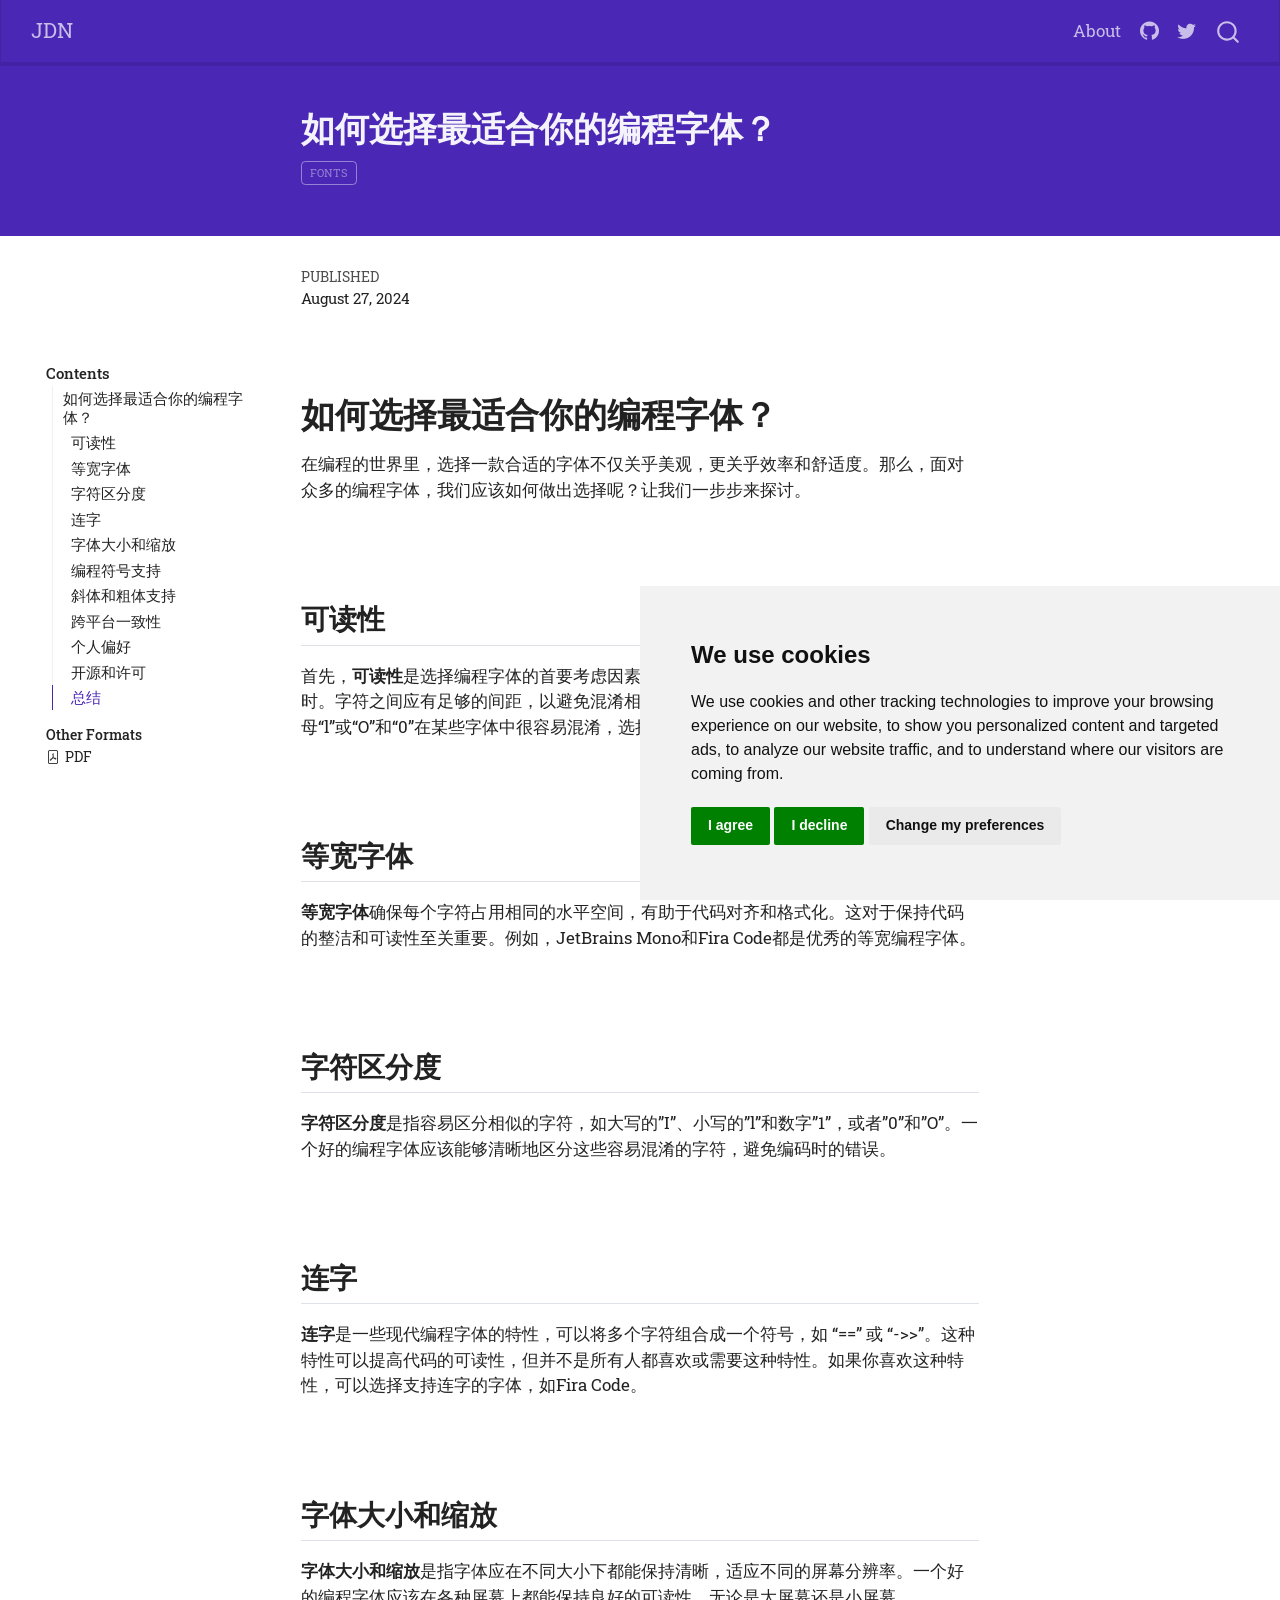
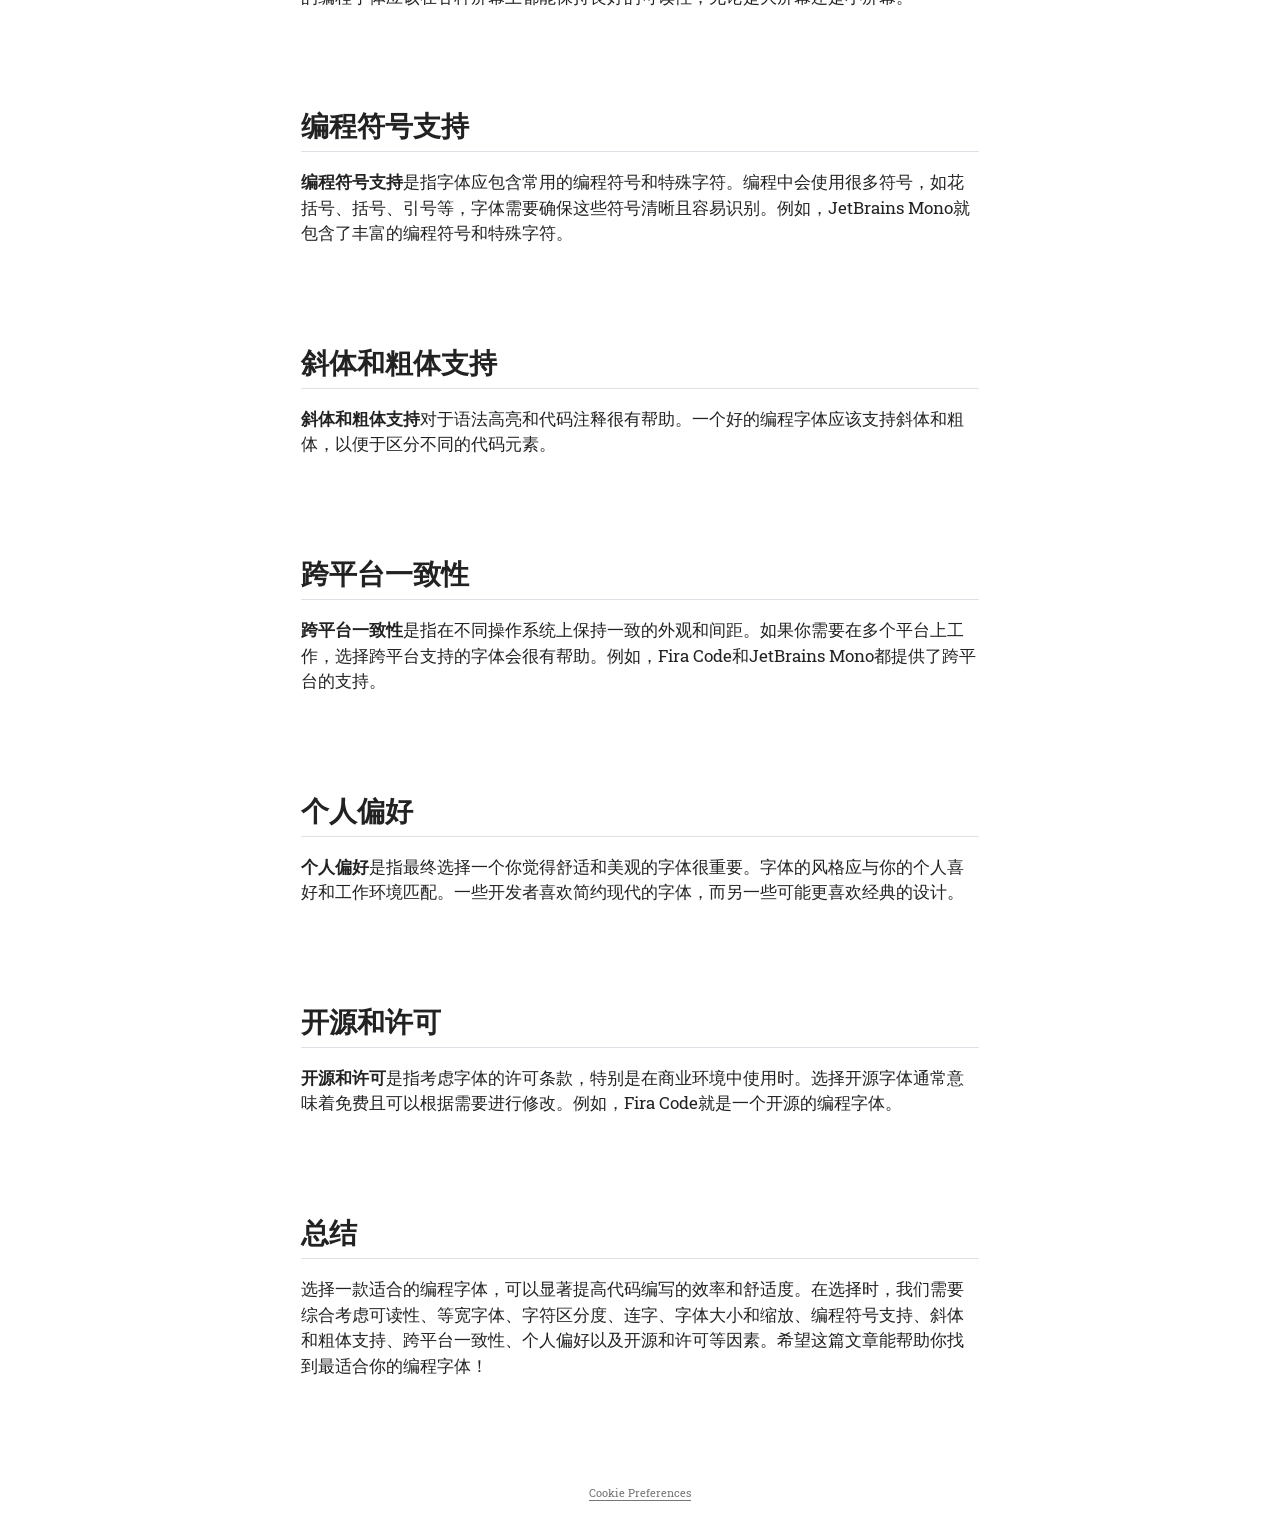
<file: posts/choosing-programming-fonts/index.html>
<!DOCTYPE html>
<html xmlns="http://www.w3.org/1999/xhtml" lang="en" xml:lang="en"><head>

<meta charset="utf-8">
<meta name="generator" content="quarto-1.5.56">

<meta name="viewport" content="width=device-width, initial-scale=1.0, user-scalable=yes">

<meta name="dcterms.date" content="2024-08-27">

<title>如何选择最适合你的编程字体？ – JDN</title>
<style>
code{white-space: pre-wrap;}
span.smallcaps{font-variant: small-caps;}
div.columns{display: flex; gap: min(4vw, 1.5em);}
div.column{flex: auto; overflow-x: auto;}
div.hanging-indent{margin-left: 1.5em; text-indent: -1.5em;}
ul.task-list{list-style: none;}
ul.task-list li input[type="checkbox"] {
  width: 0.8em;
  margin: 0 0.8em 0.2em -1em; /* quarto-specific, see https://github.com/quarto-dev/quarto-cli/issues/4556 */ 
  vertical-align: middle;
}
</style>


<script src="../../site_libs/quarto-nav/quarto-nav.js"></script>
<script src="../../site_libs/quarto-nav/headroom.min.js"></script>
<script src="../../site_libs/clipboard/clipboard.min.js"></script>
<script src="../../site_libs/quarto-search/autocomplete.umd.js"></script>
<script src="../../site_libs/quarto-search/fuse.min.js"></script>
<script src="../../site_libs/quarto-search/quarto-search.js"></script>
<meta name="quarto:offset" content="../../">
<script src="../../site_libs/cookie-consent/cookie-consent.js"></script>
<link href="../../site_libs/cookie-consent/cookie-consent.css" rel="stylesheet">
<script src="../../site_libs/quarto-html/quarto.js"></script>
<script src="../../site_libs/quarto-html/popper.min.js"></script>
<script src="../../site_libs/quarto-html/tippy.umd.min.js"></script>
<script src="../../site_libs/quarto-html/anchor.min.js"></script>
<link href="../../site_libs/quarto-html/tippy.css" rel="stylesheet">
<link href="../../site_libs/quarto-html/quarto-syntax-highlighting.css" rel="stylesheet" id="quarto-text-highlighting-styles">
<script src="../../site_libs/bootstrap/bootstrap.min.js"></script>
<link href="../../site_libs/bootstrap/bootstrap-icons.css" rel="stylesheet">
<link href="../../site_libs/bootstrap/bootstrap.min.css" rel="stylesheet" id="quarto-bootstrap" data-mode="light">
<script id="quarto-search-options" type="application/json">{
  "location": "navbar",
  "copy-button": false,
  "collapse-after": 3,
  "panel-placement": "end",
  "type": "overlay",
  "limit": 50,
  "keyboard-shortcut": [
    "f",
    "/",
    "s"
  ],
  "show-item-context": false,
  "language": {
    "search-no-results-text": "No results",
    "search-matching-documents-text": "matching documents",
    "search-copy-link-title": "Copy link to search",
    "search-hide-matches-text": "Hide additional matches",
    "search-more-match-text": "more match in this document",
    "search-more-matches-text": "more matches in this document",
    "search-clear-button-title": "Clear",
    "search-text-placeholder": "",
    "search-detached-cancel-button-title": "Cancel",
    "search-submit-button-title": "Submit",
    "search-label": "Search"
  }
}</script>

<script type="text/javascript" charset="UTF-8">
document.addEventListener('DOMContentLoaded', function () {
cookieconsent.run({
  "notice_banner_type":"simple",
  "consent_type":"express",
  "palette":"light",
  "language":"en",
  "page_load_consent_levels":["strictly-necessary"],
  "notice_banner_reject_button_hide":false,
  "preferences_center_close_button_hide":false,
  "website_name":""
  ,
"language":"en"
  });
});
</script> 
  


</head>

<body class="floating nav-fixed">

<div id="quarto-search-results"></div>
  <header id="quarto-header" class="headroom fixed-top quarto-banner">
    <nav class="navbar navbar-expand-lg " data-bs-theme="dark">
      <div class="navbar-container container-fluid">
      <div class="navbar-brand-container mx-auto">
    <a class="navbar-brand" href="../../index.html">
    <span class="navbar-title">JDN</span>
    </a>
  </div>
            <div id="quarto-search" class="" title="Search"></div>
          <button class="navbar-toggler" type="button" data-bs-toggle="collapse" data-bs-target="#navbarCollapse" aria-controls="navbarCollapse" role="menu" aria-expanded="false" aria-label="Toggle navigation" onclick="if (window.quartoToggleHeadroom) { window.quartoToggleHeadroom(); }">
  <span class="navbar-toggler-icon"></span>
</button>
          <div class="collapse navbar-collapse" id="navbarCollapse">
            <ul class="navbar-nav navbar-nav-scroll ms-auto">
  <li class="nav-item">
    <a class="nav-link" href="../../about.html"> 
<span class="menu-text">About</span></a>
  </li>  
  <li class="nav-item compact">
    <a class="nav-link" href="https://github.com/"> <i class="bi bi-github" role="img">
</i> 
<span class="menu-text"></span></a>
  </li>  
  <li class="nav-item compact">
    <a class="nav-link" href="https://twitter.com"> <i class="bi bi-twitter" role="img">
</i> 
<span class="menu-text"></span></a>
  </li>  
</ul>
          </div> <!-- /navcollapse -->
            <div class="quarto-navbar-tools">
</div>
      </div> <!-- /container-fluid -->
    </nav>
</header>
<!-- content -->
<header id="title-block-header" class="quarto-title-block default toc-left page-columns page-full">
  <div class="quarto-title-banner page-columns page-full">
    <div class="quarto-title column-body">
      <h1 class="title">如何选择最适合你的编程字体？</h1>
                                <div class="quarto-categories">
                <div class="quarto-category">fonts</div>
              </div>
                  </div>
  </div>
    
  
  <div class="quarto-title-meta">

      
      <div>
      <div class="quarto-title-meta-heading">Published</div>
      <div class="quarto-title-meta-contents">
        <p class="date">August 27, 2024</p>
      </div>
    </div>
    
      
    </div>
    
  
  </header><div id="quarto-content" class="quarto-container page-columns page-rows-contents page-layout-article page-navbar">
<!-- sidebar -->
  <nav id="quarto-sidebar" class="sidebar collapse collapse-horizontal quarto-sidebar-collapse-item sidebar-navigation floating overflow-auto">
    <nav id="TOC" role="doc-toc" class="toc-active">
    <h2 id="toc-title">Contents</h2>
   
  <ul>
  <li><a href="#如何选择最适合你的编程字体" id="toc-如何选择最适合你的编程字体" class="nav-link active" data-scroll-target="#如何选择最适合你的编程字体">如何选择最适合你的编程字体？</a>
  <ul class="collapse">
  <li><a href="#可读性" id="toc-可读性" class="nav-link" data-scroll-target="#可读性">可读性</a></li>
  <li><a href="#等宽字体" id="toc-等宽字体" class="nav-link" data-scroll-target="#等宽字体">等宽字体</a></li>
  <li><a href="#字符区分度" id="toc-字符区分度" class="nav-link" data-scroll-target="#字符区分度">字符区分度</a></li>
  <li><a href="#连字" id="toc-连字" class="nav-link" data-scroll-target="#连字">连字</a></li>
  <li><a href="#字体大小和缩放" id="toc-字体大小和缩放" class="nav-link" data-scroll-target="#字体大小和缩放">字体大小和缩放</a></li>
  <li><a href="#编程符号支持" id="toc-编程符号支持" class="nav-link" data-scroll-target="#编程符号支持">编程符号支持</a></li>
  <li><a href="#斜体和粗体支持" id="toc-斜体和粗体支持" class="nav-link" data-scroll-target="#斜体和粗体支持">斜体和粗体支持</a></li>
  <li><a href="#跨平台一致性" id="toc-跨平台一致性" class="nav-link" data-scroll-target="#跨平台一致性">跨平台一致性</a></li>
  <li><a href="#个人偏好" id="toc-个人偏好" class="nav-link" data-scroll-target="#个人偏好">个人偏好</a></li>
  <li><a href="#开源和许可" id="toc-开源和许可" class="nav-link" data-scroll-target="#开源和许可">开源和许可</a></li>
  <li><a href="#总结" id="toc-总结" class="nav-link" data-scroll-target="#总结">总结</a></li>
  </ul></li>
  </ul>
<div class="quarto-alternate-formats"><h2>Other Formats</h2><ul><li><a href="index.pdf"><i class="bi bi-file-pdf"></i>PDF</a></li></ul></div></nav>
</nav>
<div id="quarto-sidebar-glass" class="quarto-sidebar-collapse-item" data-bs-toggle="collapse" data-bs-target=".quarto-sidebar-collapse-item"></div>
<!-- margin-sidebar -->
    <div id="quarto-margin-sidebar" class="sidebar margin-sidebar zindex-bottom">
    </div>
<!-- main -->
<main class="content quarto-banner-title-block" id="quarto-document-content">





<section id="如何选择最适合你的编程字体" class="level1">
<h1>如何选择最适合你的编程字体？</h1>
<p>在编程的世界里，选择一款合适的字体不仅关乎美观，更关乎效率和舒适度。那么，面对众多的编程字体，我们应该如何做出选择呢？让我们一步步来探讨。</p>
<section id="可读性" class="level2">
<h2 class="anchored" data-anchor-id="可读性">可读性</h2>
<p>首先，<strong>可读性</strong>是选择编程字体的首要考虑因素。字体应该清晰易读，特别是在长时间编码时。字符之间应有足够的间距，以避免混淆相似的字符。例如，数字“1”和字母“l”或“O”和“0”在某些字体中很容易混淆，选择时需要特别注意。</p>
</section>
<section id="等宽字体" class="level2">
<h2 class="anchored" data-anchor-id="等宽字体">等宽字体</h2>
<p><strong>等宽字体</strong>确保每个字符占用相同的水平空间，有助于代码对齐和格式化。这对于保持代码的整洁和可读性至关重要。例如，JetBrains Mono和Fira Code都是优秀的等宽编程字体。</p>
</section>
<section id="字符区分度" class="level2">
<h2 class="anchored" data-anchor-id="字符区分度">字符区分度</h2>
<p><strong>字符区分度</strong>是指容易区分相似的字符，如大写的”I”、小写的”l”和数字”1”，或者”0”和”O”。一个好的编程字体应该能够清晰地区分这些容易混淆的字符，避免编码时的错误。</p>
</section>
<section id="连字" class="level2">
<h2 class="anchored" data-anchor-id="连字">连字</h2>
<p><strong>连字</strong>是一些现代编程字体的特性，可以将多个字符组合成一个符号，如 “==” 或 “-&gt;&gt;”。这种特性可以提高代码的可读性，但并不是所有人都喜欢或需要这种特性。如果你喜欢这种特性，可以选择支持连字的字体，如Fira Code。</p>
</section>
<section id="字体大小和缩放" class="level2">
<h2 class="anchored" data-anchor-id="字体大小和缩放">字体大小和缩放</h2>
<p><strong>字体大小和缩放</strong>是指字体应在不同大小下都能保持清晰，适应不同的屏幕分辨率。一个好的编程字体应该在各种屏幕上都能保持良好的可读性，无论是大屏幕还是小屏幕。</p>
</section>
<section id="编程符号支持" class="level2">
<h2 class="anchored" data-anchor-id="编程符号支持">编程符号支持</h2>
<p><strong>编程符号支持</strong>是指字体应包含常用的编程符号和特殊字符。编程中会使用很多符号，如花括号、括号、引号等，字体需要确保这些符号清晰且容易识别。例如，JetBrains Mono就包含了丰富的编程符号和特殊字符。</p>
</section>
<section id="斜体和粗体支持" class="level2">
<h2 class="anchored" data-anchor-id="斜体和粗体支持">斜体和粗体支持</h2>
<p><strong>斜体和粗体支持</strong>对于语法高亮和代码注释很有帮助。一个好的编程字体应该支持斜体和粗体，以便于区分不同的代码元素。</p>
</section>
<section id="跨平台一致性" class="level2">
<h2 class="anchored" data-anchor-id="跨平台一致性">跨平台一致性</h2>
<p><strong>跨平台一致性</strong>是指在不同操作系统上保持一致的外观和间距。如果你需要在多个平台上工作，选择跨平台支持的字体会很有帮助。例如，Fira Code和JetBrains Mono都提供了跨平台的支持。</p>
</section>
<section id="个人偏好" class="level2">
<h2 class="anchored" data-anchor-id="个人偏好">个人偏好</h2>
<p><strong>个人偏好</strong>是指最终选择一个你觉得舒适和美观的字体很重要。字体的风格应与你的个人喜好和工作环境匹配。一些开发者喜欢简约现代的字体，而另一些可能更喜欢经典的设计。</p>
</section>
<section id="开源和许可" class="level2">
<h2 class="anchored" data-anchor-id="开源和许可">开源和许可</h2>
<p><strong>开源和许可</strong>是指考虑字体的许可条款，特别是在商业环境中使用时。选择开源字体通常意味着免费且可以根据需要进行修改。例如，Fira Code就是一个开源的编程字体。</p>
</section>
<section id="总结" class="level2">
<h2 class="anchored" data-anchor-id="总结">总结</h2>
<p>选择一款适合的编程字体，可以显著提高代码编写的效率和舒适度。在选择时，我们需要综合考虑可读性、等宽字体、字符区分度、连字、字体大小和缩放、编程符号支持、斜体和粗体支持、跨平台一致性、个人偏好以及开源和许可等因素。希望这篇文章能帮助你找到最适合你的编程字体！</p>


</section>
</section>

</main> <!-- /main -->
<script id="quarto-html-after-body" type="application/javascript">
window.document.addEventListener("DOMContentLoaded", function (event) {
  const toggleBodyColorMode = (bsSheetEl) => {
    const mode = bsSheetEl.getAttribute("data-mode");
    const bodyEl = window.document.querySelector("body");
    if (mode === "dark") {
      bodyEl.classList.add("quarto-dark");
      bodyEl.classList.remove("quarto-light");
    } else {
      bodyEl.classList.add("quarto-light");
      bodyEl.classList.remove("quarto-dark");
    }
  }
  const toggleBodyColorPrimary = () => {
    const bsSheetEl = window.document.querySelector("link#quarto-bootstrap");
    if (bsSheetEl) {
      toggleBodyColorMode(bsSheetEl);
    }
  }
  toggleBodyColorPrimary();  
  const icon = "";
  const anchorJS = new window.AnchorJS();
  anchorJS.options = {
    placement: 'right',
    icon: icon
  };
  anchorJS.add('.anchored');
  const isCodeAnnotation = (el) => {
    for (const clz of el.classList) {
      if (clz.startsWith('code-annotation-')) {                     
        return true;
      }
    }
    return false;
  }
  const onCopySuccess = function(e) {
    // button target
    const button = e.trigger;
    // don't keep focus
    button.blur();
    // flash "checked"
    button.classList.add('code-copy-button-checked');
    var currentTitle = button.getAttribute("title");
    button.setAttribute("title", "Copied!");
    let tooltip;
    if (window.bootstrap) {
      button.setAttribute("data-bs-toggle", "tooltip");
      button.setAttribute("data-bs-placement", "left");
      button.setAttribute("data-bs-title", "Copied!");
      tooltip = new bootstrap.Tooltip(button, 
        { trigger: "manual", 
          customClass: "code-copy-button-tooltip",
          offset: [0, -8]});
      tooltip.show();    
    }
    setTimeout(function() {
      if (tooltip) {
        tooltip.hide();
        button.removeAttribute("data-bs-title");
        button.removeAttribute("data-bs-toggle");
        button.removeAttribute("data-bs-placement");
      }
      button.setAttribute("title", currentTitle);
      button.classList.remove('code-copy-button-checked');
    }, 1000);
    // clear code selection
    e.clearSelection();
  }
  const getTextToCopy = function(trigger) {
      const codeEl = trigger.previousElementSibling.cloneNode(true);
      for (const childEl of codeEl.children) {
        if (isCodeAnnotation(childEl)) {
          childEl.remove();
        }
      }
      return codeEl.innerText;
  }
  const clipboard = new window.ClipboardJS('.code-copy-button:not([data-in-quarto-modal])', {
    text: getTextToCopy
  });
  clipboard.on('success', onCopySuccess);
  if (window.document.getElementById('quarto-embedded-source-code-modal')) {
    // For code content inside modals, clipBoardJS needs to be initialized with a container option
    // TODO: Check when it could be a function (https://github.com/zenorocha/clipboard.js/issues/860)
    const clipboardModal = new window.ClipboardJS('.code-copy-button[data-in-quarto-modal]', {
      text: getTextToCopy,
      container: window.document.getElementById('quarto-embedded-source-code-modal')
    });
    clipboardModal.on('success', onCopySuccess);
  }
    var localhostRegex = new RegExp(/^(?:http|https):\/\/localhost\:?[0-9]*\//);
    var mailtoRegex = new RegExp(/^mailto:/);
      var filterRegex = new RegExp("https:\/\/justdn\.github\.io\/");
    var isInternal = (href) => {
        return filterRegex.test(href) || localhostRegex.test(href) || mailtoRegex.test(href);
    }
    // Inspect non-navigation links and adorn them if external
 	var links = window.document.querySelectorAll('a[href]:not(.nav-link):not(.navbar-brand):not(.toc-action):not(.sidebar-link):not(.sidebar-item-toggle):not(.pagination-link):not(.no-external):not([aria-hidden]):not(.dropdown-item):not(.quarto-navigation-tool):not(.about-link)');
    for (var i=0; i<links.length; i++) {
      const link = links[i];
      if (!isInternal(link.href)) {
        // undo the damage that might have been done by quarto-nav.js in the case of
        // links that we want to consider external
        if (link.dataset.originalHref !== undefined) {
          link.href = link.dataset.originalHref;
        }
      }
    }
  function tippyHover(el, contentFn, onTriggerFn, onUntriggerFn) {
    const config = {
      allowHTML: true,
      maxWidth: 500,
      delay: 100,
      arrow: false,
      appendTo: function(el) {
          return el.parentElement;
      },
      interactive: true,
      interactiveBorder: 10,
      theme: 'quarto',
      placement: 'bottom-start',
    };
    if (contentFn) {
      config.content = contentFn;
    }
    if (onTriggerFn) {
      config.onTrigger = onTriggerFn;
    }
    if (onUntriggerFn) {
      config.onUntrigger = onUntriggerFn;
    }
    window.tippy(el, config); 
  }
  const noterefs = window.document.querySelectorAll('a[role="doc-noteref"]');
  for (var i=0; i<noterefs.length; i++) {
    const ref = noterefs[i];
    tippyHover(ref, function() {
      // use id or data attribute instead here
      let href = ref.getAttribute('data-footnote-href') || ref.getAttribute('href');
      try { href = new URL(href).hash; } catch {}
      const id = href.replace(/^#\/?/, "");
      const note = window.document.getElementById(id);
      if (note) {
        return note.innerHTML;
      } else {
        return "";
      }
    });
  }
  const xrefs = window.document.querySelectorAll('a.quarto-xref');
  const processXRef = (id, note) => {
    // Strip column container classes
    const stripColumnClz = (el) => {
      el.classList.remove("page-full", "page-columns");
      if (el.children) {
        for (const child of el.children) {
          stripColumnClz(child);
        }
      }
    }
    stripColumnClz(note)
    if (id === null || id.startsWith('sec-')) {
      // Special case sections, only their first couple elements
      const container = document.createElement("div");
      if (note.children && note.children.length > 2) {
        container.appendChild(note.children[0].cloneNode(true));
        for (let i = 1; i < note.children.length; i++) {
          const child = note.children[i];
          if (child.tagName === "P" && child.innerText === "") {
            continue;
          } else {
            container.appendChild(child.cloneNode(true));
            break;
          }
        }
        if (window.Quarto?.typesetMath) {
          window.Quarto.typesetMath(container);
        }
        return container.innerHTML
      } else {
        if (window.Quarto?.typesetMath) {
          window.Quarto.typesetMath(note);
        }
        return note.innerHTML;
      }
    } else {
      // Remove any anchor links if they are present
      const anchorLink = note.querySelector('a.anchorjs-link');
      if (anchorLink) {
        anchorLink.remove();
      }
      if (window.Quarto?.typesetMath) {
        window.Quarto.typesetMath(note);
      }
      // TODO in 1.5, we should make sure this works without a callout special case
      if (note.classList.contains("callout")) {
        return note.outerHTML;
      } else {
        return note.innerHTML;
      }
    }
  }
  for (var i=0; i<xrefs.length; i++) {
    const xref = xrefs[i];
    tippyHover(xref, undefined, function(instance) {
      instance.disable();
      let url = xref.getAttribute('href');
      let hash = undefined; 
      if (url.startsWith('#')) {
        hash = url;
      } else {
        try { hash = new URL(url).hash; } catch {}
      }
      if (hash) {
        const id = hash.replace(/^#\/?/, "");
        const note = window.document.getElementById(id);
        if (note !== null) {
          try {
            const html = processXRef(id, note.cloneNode(true));
            instance.setContent(html);
          } finally {
            instance.enable();
            instance.show();
          }
        } else {
          // See if we can fetch this
          fetch(url.split('#')[0])
          .then(res => res.text())
          .then(html => {
            const parser = new DOMParser();
            const htmlDoc = parser.parseFromString(html, "text/html");
            const note = htmlDoc.getElementById(id);
            if (note !== null) {
              const html = processXRef(id, note);
              instance.setContent(html);
            } 
          }).finally(() => {
            instance.enable();
            instance.show();
          });
        }
      } else {
        // See if we can fetch a full url (with no hash to target)
        // This is a special case and we should probably do some content thinning / targeting
        fetch(url)
        .then(res => res.text())
        .then(html => {
          const parser = new DOMParser();
          const htmlDoc = parser.parseFromString(html, "text/html");
          const note = htmlDoc.querySelector('main.content');
          if (note !== null) {
            // This should only happen for chapter cross references
            // (since there is no id in the URL)
            // remove the first header
            if (note.children.length > 0 && note.children[0].tagName === "HEADER") {
              note.children[0].remove();
            }
            const html = processXRef(null, note);
            instance.setContent(html);
          } 
        }).finally(() => {
          instance.enable();
          instance.show();
        });
      }
    }, function(instance) {
    });
  }
      let selectedAnnoteEl;
      const selectorForAnnotation = ( cell, annotation) => {
        let cellAttr = 'data-code-cell="' + cell + '"';
        let lineAttr = 'data-code-annotation="' +  annotation + '"';
        const selector = 'span[' + cellAttr + '][' + lineAttr + ']';
        return selector;
      }
      const selectCodeLines = (annoteEl) => {
        const doc = window.document;
        const targetCell = annoteEl.getAttribute("data-target-cell");
        const targetAnnotation = annoteEl.getAttribute("data-target-annotation");
        const annoteSpan = window.document.querySelector(selectorForAnnotation(targetCell, targetAnnotation));
        const lines = annoteSpan.getAttribute("data-code-lines").split(",");
        const lineIds = lines.map((line) => {
          return targetCell + "-" + line;
        })
        let top = null;
        let height = null;
        let parent = null;
        if (lineIds.length > 0) {
            //compute the position of the single el (top and bottom and make a div)
            const el = window.document.getElementById(lineIds[0]);
            top = el.offsetTop;
            height = el.offsetHeight;
            parent = el.parentElement.parentElement;
          if (lineIds.length > 1) {
            const lastEl = window.document.getElementById(lineIds[lineIds.length - 1]);
            const bottom = lastEl.offsetTop + lastEl.offsetHeight;
            height = bottom - top;
          }
          if (top !== null && height !== null && parent !== null) {
            // cook up a div (if necessary) and position it 
            let div = window.document.getElementById("code-annotation-line-highlight");
            if (div === null) {
              div = window.document.createElement("div");
              div.setAttribute("id", "code-annotation-line-highlight");
              div.style.position = 'absolute';
              parent.appendChild(div);
            }
            div.style.top = top - 2 + "px";
            div.style.height = height + 4 + "px";
            div.style.left = 0;
            let gutterDiv = window.document.getElementById("code-annotation-line-highlight-gutter");
            if (gutterDiv === null) {
              gutterDiv = window.document.createElement("div");
              gutterDiv.setAttribute("id", "code-annotation-line-highlight-gutter");
              gutterDiv.style.position = 'absolute';
              const codeCell = window.document.getElementById(targetCell);
              const gutter = codeCell.querySelector('.code-annotation-gutter');
              gutter.appendChild(gutterDiv);
            }
            gutterDiv.style.top = top - 2 + "px";
            gutterDiv.style.height = height + 4 + "px";
          }
          selectedAnnoteEl = annoteEl;
        }
      };
      const unselectCodeLines = () => {
        const elementsIds = ["code-annotation-line-highlight", "code-annotation-line-highlight-gutter"];
        elementsIds.forEach((elId) => {
          const div = window.document.getElementById(elId);
          if (div) {
            div.remove();
          }
        });
        selectedAnnoteEl = undefined;
      };
        // Handle positioning of the toggle
    window.addEventListener(
      "resize",
      throttle(() => {
        elRect = undefined;
        if (selectedAnnoteEl) {
          selectCodeLines(selectedAnnoteEl);
        }
      }, 10)
    );
    function throttle(fn, ms) {
    let throttle = false;
    let timer;
      return (...args) => {
        if(!throttle) { // first call gets through
            fn.apply(this, args);
            throttle = true;
        } else { // all the others get throttled
            if(timer) clearTimeout(timer); // cancel #2
            timer = setTimeout(() => {
              fn.apply(this, args);
              timer = throttle = false;
            }, ms);
        }
      };
    }
      // Attach click handler to the DT
      const annoteDls = window.document.querySelectorAll('dt[data-target-cell]');
      for (const annoteDlNode of annoteDls) {
        annoteDlNode.addEventListener('click', (event) => {
          const clickedEl = event.target;
          if (clickedEl !== selectedAnnoteEl) {
            unselectCodeLines();
            const activeEl = window.document.querySelector('dt[data-target-cell].code-annotation-active');
            if (activeEl) {
              activeEl.classList.remove('code-annotation-active');
            }
            selectCodeLines(clickedEl);
            clickedEl.classList.add('code-annotation-active');
          } else {
            // Unselect the line
            unselectCodeLines();
            clickedEl.classList.remove('code-annotation-active');
          }
        });
      }
  const findCites = (el) => {
    const parentEl = el.parentElement;
    if (parentEl) {
      const cites = parentEl.dataset.cites;
      if (cites) {
        return {
          el,
          cites: cites.split(' ')
        };
      } else {
        return findCites(el.parentElement)
      }
    } else {
      return undefined;
    }
  };
  var bibliorefs = window.document.querySelectorAll('a[role="doc-biblioref"]');
  for (var i=0; i<bibliorefs.length; i++) {
    const ref = bibliorefs[i];
    const citeInfo = findCites(ref);
    if (citeInfo) {
      tippyHover(citeInfo.el, function() {
        var popup = window.document.createElement('div');
        citeInfo.cites.forEach(function(cite) {
          var citeDiv = window.document.createElement('div');
          citeDiv.classList.add('hanging-indent');
          citeDiv.classList.add('csl-entry');
          var biblioDiv = window.document.getElementById('ref-' + cite);
          if (biblioDiv) {
            citeDiv.innerHTML = biblioDiv.innerHTML;
          }
          popup.appendChild(citeDiv);
        });
        return popup.innerHTML;
      });
    }
  }
});
</script>
</div> <!-- /content -->
<footer class="footer">
  <div class="nav-footer">
    <div class="nav-footer-left">
      &nbsp;
    </div>   
    <div class="nav-footer-center">

<div class="cookie-consent-footer"><a href="#" id="open_preferences_center">Cookie Preferences</a></div></div>
    <div class="nav-footer-right">
      &nbsp;
    </div>
  </div>
</footer>




</body></html>
</file>
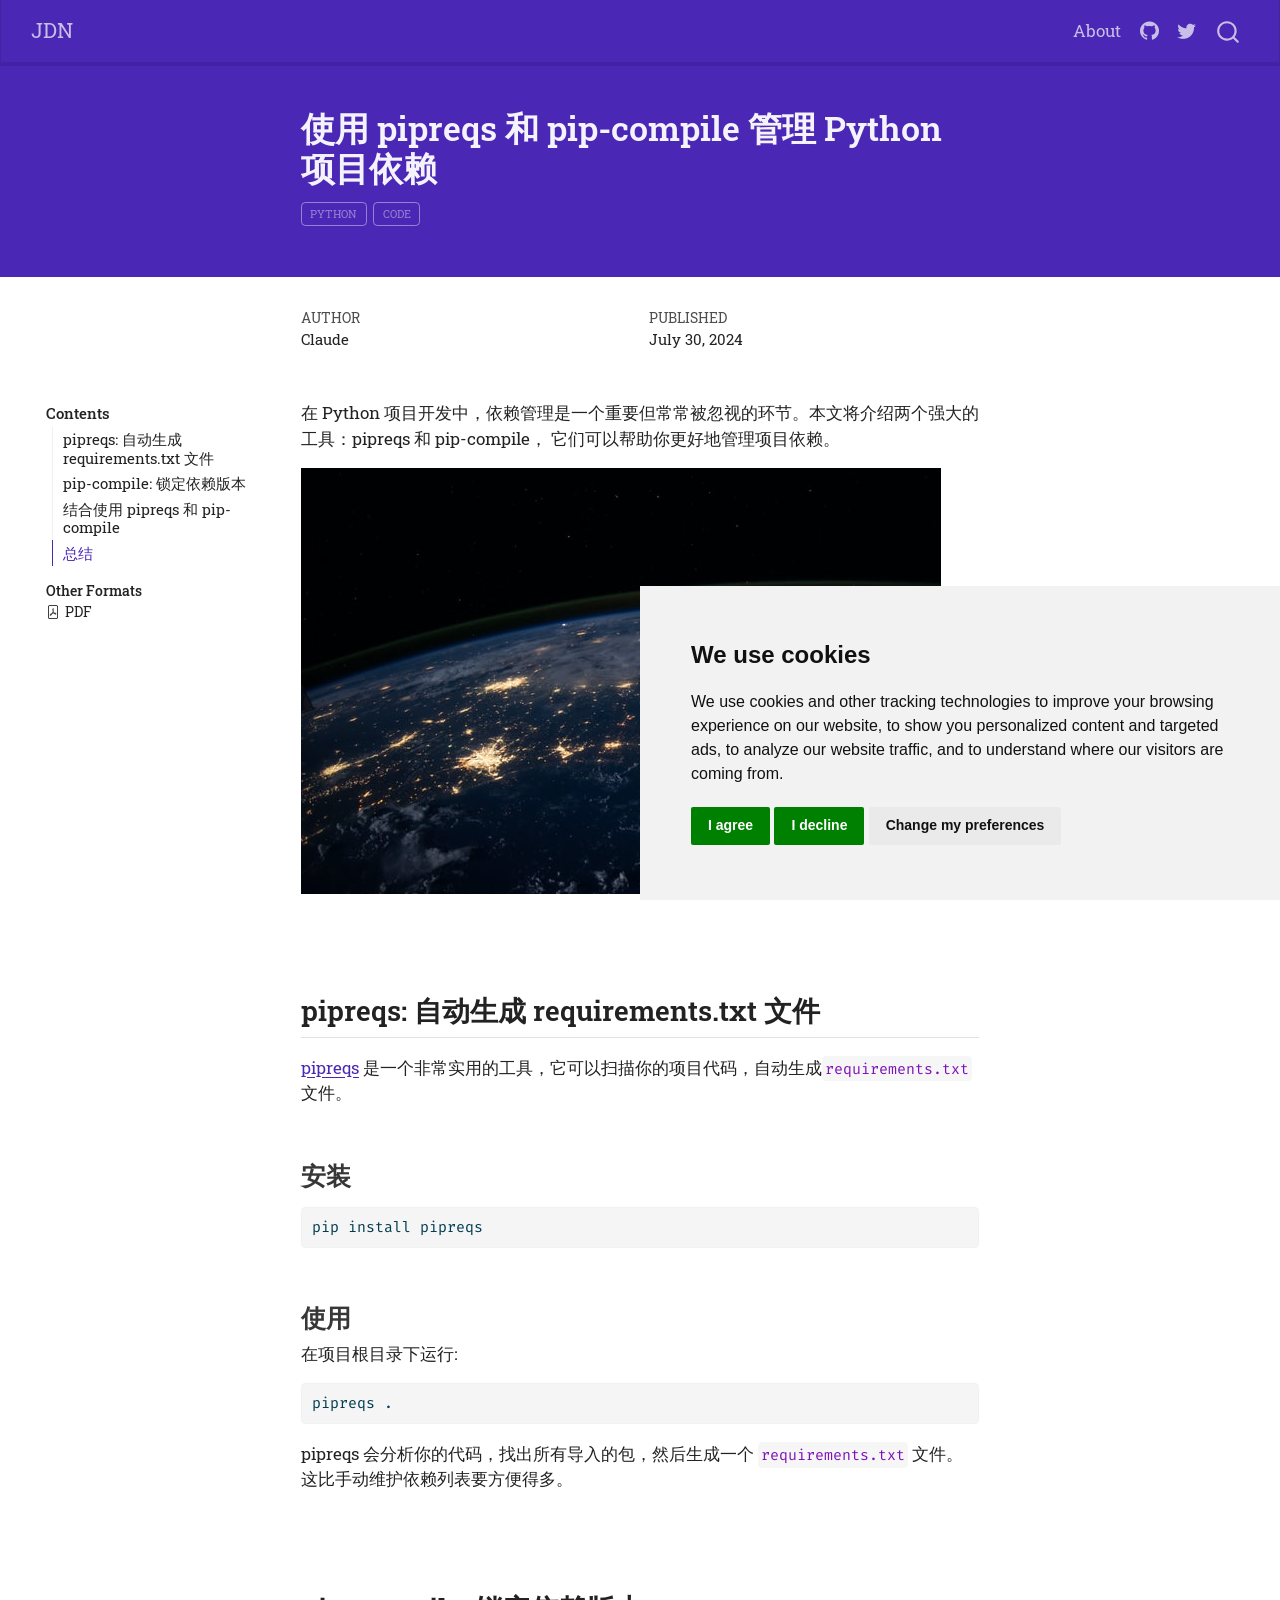
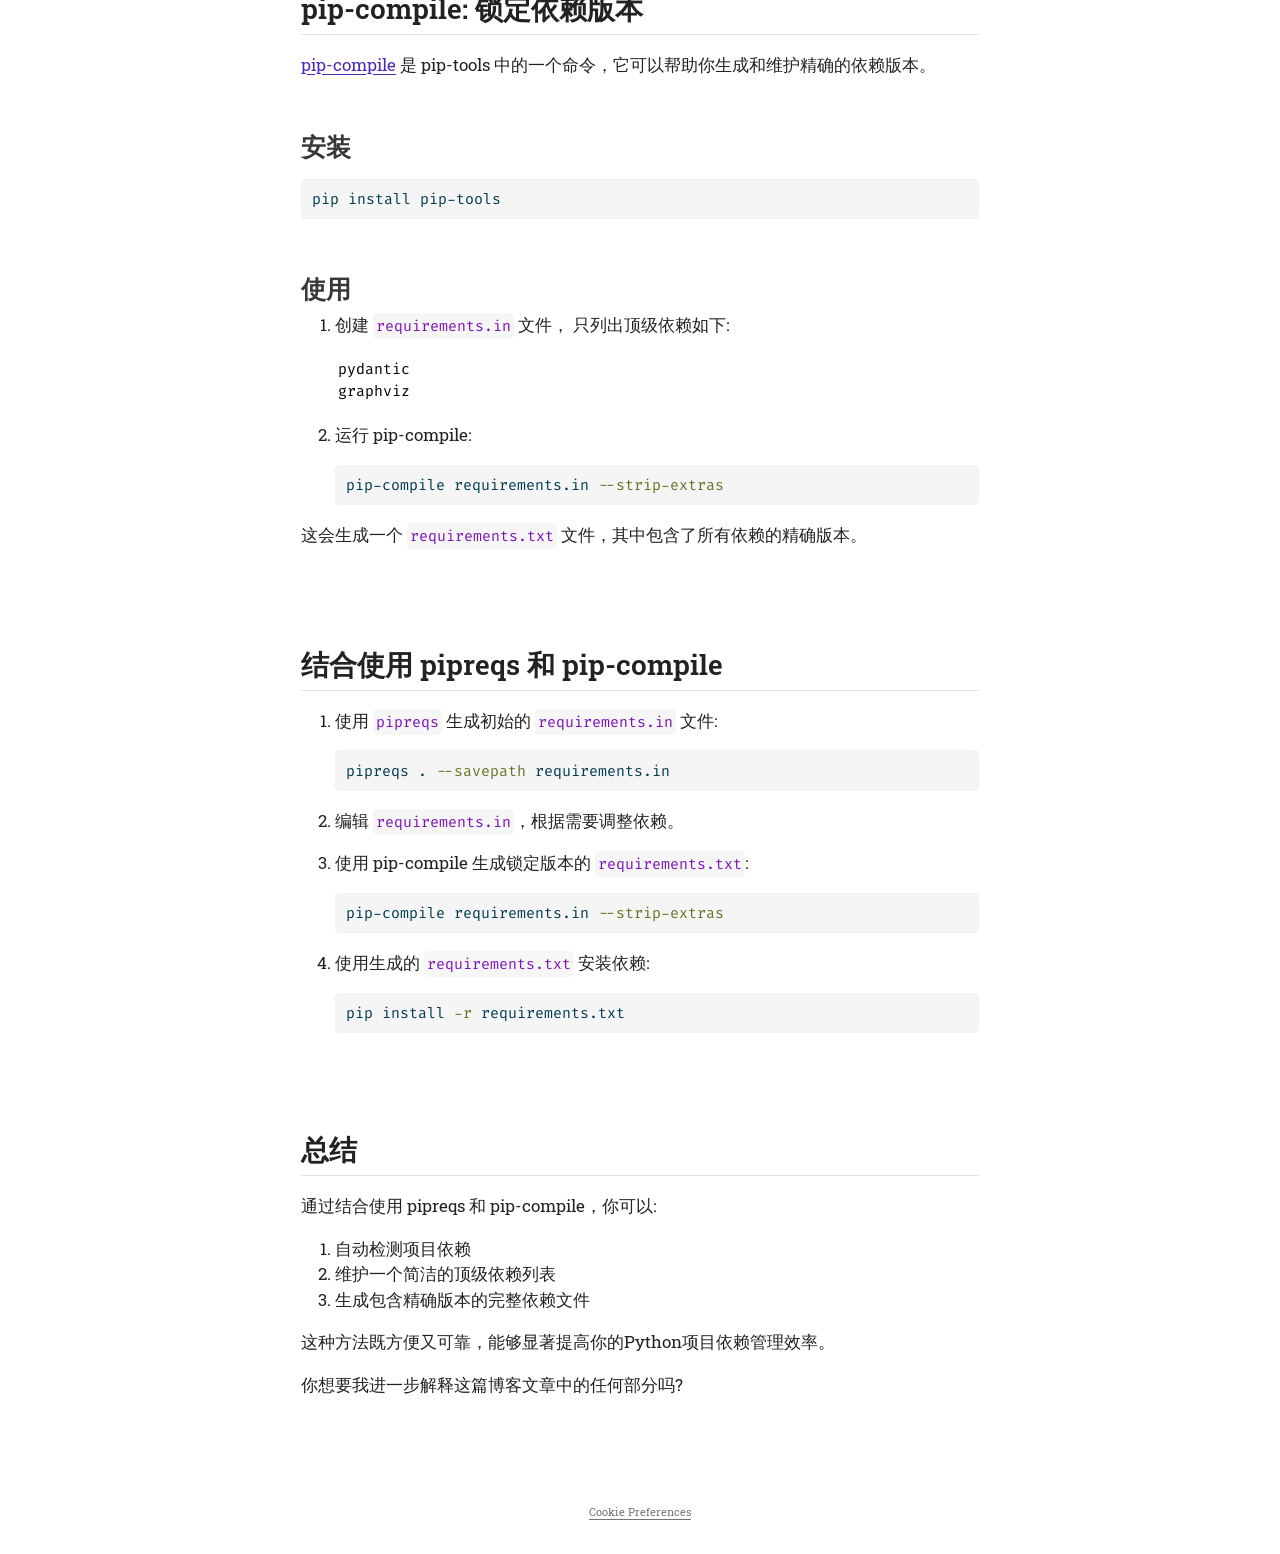
<file: posts/efficient-python-dependency-management-pipreqs-pip-compile/index.html>
<!DOCTYPE html>
<html xmlns="http://www.w3.org/1999/xhtml" lang="en" xml:lang="en"><head>

<meta charset="utf-8">
<meta name="generator" content="quarto-1.5.56">

<meta name="viewport" content="width=device-width, initial-scale=1.0, user-scalable=yes">

<meta name="author" content="Claude">
<meta name="dcterms.date" content="2024-07-30">

<title>使用 pipreqs 和 pip-compile 管理 Python 项目依赖 – JDN</title>
<style>
code{white-space: pre-wrap;}
span.smallcaps{font-variant: small-caps;}
div.columns{display: flex; gap: min(4vw, 1.5em);}
div.column{flex: auto; overflow-x: auto;}
div.hanging-indent{margin-left: 1.5em; text-indent: -1.5em;}
ul.task-list{list-style: none;}
ul.task-list li input[type="checkbox"] {
  width: 0.8em;
  margin: 0 0.8em 0.2em -1em; /* quarto-specific, see https://github.com/quarto-dev/quarto-cli/issues/4556 */ 
  vertical-align: middle;
}
/* CSS for syntax highlighting */
pre > code.sourceCode { white-space: pre; position: relative; }
pre > code.sourceCode > span { line-height: 1.25; }
pre > code.sourceCode > span:empty { height: 1.2em; }
.sourceCode { overflow: visible; }
code.sourceCode > span { color: inherit; text-decoration: inherit; }
div.sourceCode { margin: 1em 0; }
pre.sourceCode { margin: 0; }
@media screen {
div.sourceCode { overflow: auto; }
}
@media print {
pre > code.sourceCode { white-space: pre-wrap; }
pre > code.sourceCode > span { display: inline-block; text-indent: -5em; padding-left: 5em; }
}
pre.numberSource code
  { counter-reset: source-line 0; }
pre.numberSource code > span
  { position: relative; left: -4em; counter-increment: source-line; }
pre.numberSource code > span > a:first-child::before
  { content: counter(source-line);
    position: relative; left: -1em; text-align: right; vertical-align: baseline;
    border: none; display: inline-block;
    -webkit-touch-callout: none; -webkit-user-select: none;
    -khtml-user-select: none; -moz-user-select: none;
    -ms-user-select: none; user-select: none;
    padding: 0 4px; width: 4em;
  }
pre.numberSource { margin-left: 3em;  padding-left: 4px; }
div.sourceCode
  {   }
@media screen {
pre > code.sourceCode > span > a:first-child::before { text-decoration: underline; }
}
</style>


<script src="../../site_libs/quarto-nav/quarto-nav.js"></script>
<script src="../../site_libs/quarto-nav/headroom.min.js"></script>
<script src="../../site_libs/clipboard/clipboard.min.js"></script>
<script src="../../site_libs/quarto-search/autocomplete.umd.js"></script>
<script src="../../site_libs/quarto-search/fuse.min.js"></script>
<script src="../../site_libs/quarto-search/quarto-search.js"></script>
<meta name="quarto:offset" content="../../">
<script src="../../site_libs/cookie-consent/cookie-consent.js"></script>
<link href="../../site_libs/cookie-consent/cookie-consent.css" rel="stylesheet">
<script src="../../site_libs/quarto-html/quarto.js"></script>
<script src="../../site_libs/quarto-html/popper.min.js"></script>
<script src="../../site_libs/quarto-html/tippy.umd.min.js"></script>
<script src="../../site_libs/quarto-html/anchor.min.js"></script>
<link href="../../site_libs/quarto-html/tippy.css" rel="stylesheet">
<link href="../../site_libs/quarto-html/quarto-syntax-highlighting.css" rel="stylesheet" id="quarto-text-highlighting-styles">
<script src="../../site_libs/bootstrap/bootstrap.min.js"></script>
<link href="../../site_libs/bootstrap/bootstrap-icons.css" rel="stylesheet">
<link href="../../site_libs/bootstrap/bootstrap.min.css" rel="stylesheet" id="quarto-bootstrap" data-mode="light">
<script id="quarto-search-options" type="application/json">{
  "location": "navbar",
  "copy-button": false,
  "collapse-after": 3,
  "panel-placement": "end",
  "type": "overlay",
  "limit": 50,
  "keyboard-shortcut": [
    "f",
    "/",
    "s"
  ],
  "show-item-context": false,
  "language": {
    "search-no-results-text": "No results",
    "search-matching-documents-text": "matching documents",
    "search-copy-link-title": "Copy link to search",
    "search-hide-matches-text": "Hide additional matches",
    "search-more-match-text": "more match in this document",
    "search-more-matches-text": "more matches in this document",
    "search-clear-button-title": "Clear",
    "search-text-placeholder": "",
    "search-detached-cancel-button-title": "Cancel",
    "search-submit-button-title": "Submit",
    "search-label": "Search"
  }
}</script>

<script type="text/javascript" charset="UTF-8">
document.addEventListener('DOMContentLoaded', function () {
cookieconsent.run({
  "notice_banner_type":"simple",
  "consent_type":"express",
  "palette":"light",
  "language":"en",
  "page_load_consent_levels":["strictly-necessary"],
  "notice_banner_reject_button_hide":false,
  "preferences_center_close_button_hide":false,
  "website_name":""
  ,
"language":"en"
  });
});
</script> 
  


</head>

<body class="floating nav-fixed">

<div id="quarto-search-results"></div>
  <header id="quarto-header" class="headroom fixed-top quarto-banner">
    <nav class="navbar navbar-expand-lg " data-bs-theme="dark">
      <div class="navbar-container container-fluid">
      <div class="navbar-brand-container mx-auto">
    <a class="navbar-brand" href="../../index.html">
    <span class="navbar-title">JDN</span>
    </a>
  </div>
            <div id="quarto-search" class="" title="Search"></div>
          <button class="navbar-toggler" type="button" data-bs-toggle="collapse" data-bs-target="#navbarCollapse" aria-controls="navbarCollapse" role="menu" aria-expanded="false" aria-label="Toggle navigation" onclick="if (window.quartoToggleHeadroom) { window.quartoToggleHeadroom(); }">
  <span class="navbar-toggler-icon"></span>
</button>
          <div class="collapse navbar-collapse" id="navbarCollapse">
            <ul class="navbar-nav navbar-nav-scroll ms-auto">
  <li class="nav-item">
    <a class="nav-link" href="../../about.html"> 
<span class="menu-text">About</span></a>
  </li>  
  <li class="nav-item compact">
    <a class="nav-link" href="https://github.com/"> <i class="bi bi-github" role="img">
</i> 
<span class="menu-text"></span></a>
  </li>  
  <li class="nav-item compact">
    <a class="nav-link" href="https://twitter.com"> <i class="bi bi-twitter" role="img">
</i> 
<span class="menu-text"></span></a>
  </li>  
</ul>
          </div> <!-- /navcollapse -->
            <div class="quarto-navbar-tools">
</div>
      </div> <!-- /container-fluid -->
    </nav>
</header>
<!-- content -->
<header id="title-block-header" class="quarto-title-block default toc-left page-columns page-full">
  <div class="quarto-title-banner page-columns page-full">
    <div class="quarto-title column-body">
      <h1 class="title">使用 pipreqs 和 pip-compile 管理 Python 项目依赖</h1>
                                <div class="quarto-categories">
                <div class="quarto-category">python</div>
                <div class="quarto-category">code</div>
              </div>
                  </div>
  </div>
    
  
  <div class="quarto-title-meta">

      <div>
      <div class="quarto-title-meta-heading">Author</div>
      <div class="quarto-title-meta-contents">
               <p>Claude </p>
            </div>
    </div>
      
      <div>
      <div class="quarto-title-meta-heading">Published</div>
      <div class="quarto-title-meta-contents">
        <p class="date">July 30, 2024</p>
      </div>
    </div>
    
      
    </div>
    
  
  </header><div id="quarto-content" class="quarto-container page-columns page-rows-contents page-layout-article page-navbar">
<!-- sidebar -->
  <nav id="quarto-sidebar" class="sidebar collapse collapse-horizontal quarto-sidebar-collapse-item sidebar-navigation floating overflow-auto">
    <nav id="TOC" role="doc-toc" class="toc-active">
    <h2 id="toc-title">Contents</h2>
   
  <ul>
  <li><a href="#pipreqs-自动生成-requirements.txt-文件" id="toc-pipreqs-自动生成-requirements.txt-文件" class="nav-link active" data-scroll-target="#pipreqs-自动生成-requirements.txt-文件">pipreqs: 自动生成 requirements.txt 文件</a>
  <ul class="collapse">
  <li><a href="#安装" id="toc-安装" class="nav-link" data-scroll-target="#安装">安装</a></li>
  <li><a href="#使用" id="toc-使用" class="nav-link" data-scroll-target="#使用">使用</a></li>
  </ul></li>
  <li><a href="#pip-compile-锁定依赖版本" id="toc-pip-compile-锁定依赖版本" class="nav-link" data-scroll-target="#pip-compile-锁定依赖版本">pip-compile: 锁定依赖版本</a>
  <ul class="collapse">
  <li><a href="#安装-1" id="toc-安装-1" class="nav-link" data-scroll-target="#安装-1">安装</a></li>
  <li><a href="#使用-1" id="toc-使用-1" class="nav-link" data-scroll-target="#使用-1">使用</a></li>
  </ul></li>
  <li><a href="#结合使用-pipreqs-和-pip-compile" id="toc-结合使用-pipreqs-和-pip-compile" class="nav-link" data-scroll-target="#结合使用-pipreqs-和-pip-compile">结合使用 pipreqs 和 pip-compile</a></li>
  <li><a href="#总结" id="toc-总结" class="nav-link" data-scroll-target="#总结">总结</a></li>
  </ul>
<div class="quarto-alternate-formats"><h2>Other Formats</h2><ul><li><a href="index.pdf"><i class="bi bi-file-pdf"></i>PDF</a></li></ul></div></nav>
</nav>
<div id="quarto-sidebar-glass" class="quarto-sidebar-collapse-item" data-bs-toggle="collapse" data-bs-target=".quarto-sidebar-collapse-item"></div>
<!-- margin-sidebar -->
    <div id="quarto-margin-sidebar" class="sidebar margin-sidebar zindex-bottom">
    </div>
<!-- main -->
<main class="content quarto-banner-title-block" id="quarto-document-content">





<p>在 Python 项目开发中，依赖管理是一个重要但常常被忽视的环节。本文将介绍两个强大的工具：pipreqs 和 pip-compile， 它们可以帮助你更好地管理项目依赖。</p>
<p><img src="image.jpg" class="img-fluid"></p>
<section id="pipreqs-自动生成-requirements.txt-文件" class="level2">
<h2 class="anchored" data-anchor-id="pipreqs-自动生成-requirements.txt-文件">pipreqs: 自动生成 requirements.txt 文件</h2>
<p><a href="https://github.com/bndr/pipreqs">pipreqs</a> 是一个非常实用的工具，它可以扫描你的项目代码，自动生成<code>requirements.txt</code>文件。</p>
<section id="安装" class="level3">
<h3 class="anchored" data-anchor-id="安装">安装</h3>
<div class="sourceCode" id="cb1"><pre class="sourceCode bash code-with-copy"><code class="sourceCode bash"><span id="cb1-1"><a href="#cb1-1" aria-hidden="true" tabindex="-1"></a><span class="ex">pip</span> install pipreqs</span></code><button title="Copy to Clipboard" class="code-copy-button"><i class="bi"></i></button></pre></div>
</section>
<section id="使用" class="level3">
<h3 class="anchored" data-anchor-id="使用">使用</h3>
<p>在项目根目录下运行:</p>
<div class="sourceCode" id="cb2"><pre class="sourceCode bash code-with-copy"><code class="sourceCode bash"><span id="cb2-1"><a href="#cb2-1" aria-hidden="true" tabindex="-1"></a><span class="ex">pipreqs</span> .</span></code><button title="Copy to Clipboard" class="code-copy-button"><i class="bi"></i></button></pre></div>
<p>pipreqs 会分析你的代码，找出所有导入的包，然后生成一个 <code>requirements.txt</code> 文件。这比手动维护依赖列表要方便得多。</p>
</section>
</section>
<section id="pip-compile-锁定依赖版本" class="level2">
<h2 class="anchored" data-anchor-id="pip-compile-锁定依赖版本">pip-compile: 锁定依赖版本</h2>
<p><a href="https://github.com/jazzband/pip-tools">pip-compile</a> 是 pip-tools 中的一个命令，它可以帮助你生成和维护精确的依赖版本。</p>
<section id="安装-1" class="level3">
<h3 class="anchored" data-anchor-id="安装-1">安装</h3>
<div class="sourceCode" id="cb3"><pre class="sourceCode bash code-with-copy"><code class="sourceCode bash"><span id="cb3-1"><a href="#cb3-1" aria-hidden="true" tabindex="-1"></a><span class="ex">pip</span> install pip-tools</span></code><button title="Copy to Clipboard" class="code-copy-button"><i class="bi"></i></button></pre></div>
</section>
<section id="使用-1" class="level3">
<h3 class="anchored" data-anchor-id="使用-1">使用</h3>
<ol type="1">
<li><p>创建 <code>requirements.in</code> 文件， 只列出顶级依赖如下:</p>
<pre><code>pydantic
graphviz</code></pre></li>
<li><p>运行 pip-compile:</p>
<div class="sourceCode" id="cb5"><pre class="sourceCode bash code-with-copy"><code class="sourceCode bash"><span id="cb5-1"><a href="#cb5-1" aria-hidden="true" tabindex="-1"></a><span class="ex">pip-compile</span> requirements.in <span class="at">--strip-extras</span></span></code><button title="Copy to Clipboard" class="code-copy-button"><i class="bi"></i></button></pre></div></li>
</ol>
<p>这会生成一个 <code>requirements.txt</code> 文件，其中包含了所有依赖的精确版本。</p>
</section>
</section>
<section id="结合使用-pipreqs-和-pip-compile" class="level2">
<h2 class="anchored" data-anchor-id="结合使用-pipreqs-和-pip-compile">结合使用 pipreqs 和 pip-compile</h2>
<ol type="1">
<li><p>使用 <code>pipreqs</code> 生成初始的 <code>requirements.in</code> 文件:</p>
<div class="sourceCode" id="cb6"><pre class="sourceCode bash code-with-copy"><code class="sourceCode bash"><span id="cb6-1"><a href="#cb6-1" aria-hidden="true" tabindex="-1"></a><span class="ex">pipreqs</span> . <span class="at">--savepath</span> requirements.in</span></code><button title="Copy to Clipboard" class="code-copy-button"><i class="bi"></i></button></pre></div></li>
<li><p>编辑 <code>requirements.in</code>，根据需要调整依赖。</p></li>
<li><p>使用 pip-compile 生成锁定版本的 <code>requirements.txt</code>:</p>
<div class="sourceCode" id="cb7"><pre class="sourceCode bash code-with-copy"><code class="sourceCode bash"><span id="cb7-1"><a href="#cb7-1" aria-hidden="true" tabindex="-1"></a><span class="ex">pip-compile</span> requirements.in <span class="at">--strip-extras</span></span></code><button title="Copy to Clipboard" class="code-copy-button"><i class="bi"></i></button></pre></div></li>
<li><p>使用生成的 <code>requirements.txt</code> 安装依赖:</p>
<div class="sourceCode" id="cb8"><pre class="sourceCode bash code-with-copy"><code class="sourceCode bash"><span id="cb8-1"><a href="#cb8-1" aria-hidden="true" tabindex="-1"></a><span class="ex">pip</span> install <span class="at">-r</span> requirements.txt</span></code><button title="Copy to Clipboard" class="code-copy-button"><i class="bi"></i></button></pre></div></li>
</ol>
</section>
<section id="总结" class="level2">
<h2 class="anchored" data-anchor-id="总结">总结</h2>
<p>通过结合使用 pipreqs 和 pip-compile，你可以:</p>
<ol type="1">
<li>自动检测项目依赖</li>
<li>维护一个简洁的顶级依赖列表</li>
<li>生成包含精确版本的完整依赖文件</li>
</ol>
<p>这种方法既方便又可靠，能够显著提高你的Python项目依赖管理效率。</p>
<p>你想要我进一步解释这篇博客文章中的任何部分吗?</p>


</section>

</main> <!-- /main -->
<script id="quarto-html-after-body" type="application/javascript">
window.document.addEventListener("DOMContentLoaded", function (event) {
  const toggleBodyColorMode = (bsSheetEl) => {
    const mode = bsSheetEl.getAttribute("data-mode");
    const bodyEl = window.document.querySelector("body");
    if (mode === "dark") {
      bodyEl.classList.add("quarto-dark");
      bodyEl.classList.remove("quarto-light");
    } else {
      bodyEl.classList.add("quarto-light");
      bodyEl.classList.remove("quarto-dark");
    }
  }
  const toggleBodyColorPrimary = () => {
    const bsSheetEl = window.document.querySelector("link#quarto-bootstrap");
    if (bsSheetEl) {
      toggleBodyColorMode(bsSheetEl);
    }
  }
  toggleBodyColorPrimary();  
  const icon = "";
  const anchorJS = new window.AnchorJS();
  anchorJS.options = {
    placement: 'right',
    icon: icon
  };
  anchorJS.add('.anchored');
  const isCodeAnnotation = (el) => {
    for (const clz of el.classList) {
      if (clz.startsWith('code-annotation-')) {                     
        return true;
      }
    }
    return false;
  }
  const onCopySuccess = function(e) {
    // button target
    const button = e.trigger;
    // don't keep focus
    button.blur();
    // flash "checked"
    button.classList.add('code-copy-button-checked');
    var currentTitle = button.getAttribute("title");
    button.setAttribute("title", "Copied!");
    let tooltip;
    if (window.bootstrap) {
      button.setAttribute("data-bs-toggle", "tooltip");
      button.setAttribute("data-bs-placement", "left");
      button.setAttribute("data-bs-title", "Copied!");
      tooltip = new bootstrap.Tooltip(button, 
        { trigger: "manual", 
          customClass: "code-copy-button-tooltip",
          offset: [0, -8]});
      tooltip.show();    
    }
    setTimeout(function() {
      if (tooltip) {
        tooltip.hide();
        button.removeAttribute("data-bs-title");
        button.removeAttribute("data-bs-toggle");
        button.removeAttribute("data-bs-placement");
      }
      button.setAttribute("title", currentTitle);
      button.classList.remove('code-copy-button-checked');
    }, 1000);
    // clear code selection
    e.clearSelection();
  }
  const getTextToCopy = function(trigger) {
      const codeEl = trigger.previousElementSibling.cloneNode(true);
      for (const childEl of codeEl.children) {
        if (isCodeAnnotation(childEl)) {
          childEl.remove();
        }
      }
      return codeEl.innerText;
  }
  const clipboard = new window.ClipboardJS('.code-copy-button:not([data-in-quarto-modal])', {
    text: getTextToCopy
  });
  clipboard.on('success', onCopySuccess);
  if (window.document.getElementById('quarto-embedded-source-code-modal')) {
    // For code content inside modals, clipBoardJS needs to be initialized with a container option
    // TODO: Check when it could be a function (https://github.com/zenorocha/clipboard.js/issues/860)
    const clipboardModal = new window.ClipboardJS('.code-copy-button[data-in-quarto-modal]', {
      text: getTextToCopy,
      container: window.document.getElementById('quarto-embedded-source-code-modal')
    });
    clipboardModal.on('success', onCopySuccess);
  }
    var localhostRegex = new RegExp(/^(?:http|https):\/\/localhost\:?[0-9]*\//);
    var mailtoRegex = new RegExp(/^mailto:/);
      var filterRegex = new RegExp("https:\/\/justdn\.github\.io\/");
    var isInternal = (href) => {
        return filterRegex.test(href) || localhostRegex.test(href) || mailtoRegex.test(href);
    }
    // Inspect non-navigation links and adorn them if external
 	var links = window.document.querySelectorAll('a[href]:not(.nav-link):not(.navbar-brand):not(.toc-action):not(.sidebar-link):not(.sidebar-item-toggle):not(.pagination-link):not(.no-external):not([aria-hidden]):not(.dropdown-item):not(.quarto-navigation-tool):not(.about-link)');
    for (var i=0; i<links.length; i++) {
      const link = links[i];
      if (!isInternal(link.href)) {
        // undo the damage that might have been done by quarto-nav.js in the case of
        // links that we want to consider external
        if (link.dataset.originalHref !== undefined) {
          link.href = link.dataset.originalHref;
        }
      }
    }
  function tippyHover(el, contentFn, onTriggerFn, onUntriggerFn) {
    const config = {
      allowHTML: true,
      maxWidth: 500,
      delay: 100,
      arrow: false,
      appendTo: function(el) {
          return el.parentElement;
      },
      interactive: true,
      interactiveBorder: 10,
      theme: 'quarto',
      placement: 'bottom-start',
    };
    if (contentFn) {
      config.content = contentFn;
    }
    if (onTriggerFn) {
      config.onTrigger = onTriggerFn;
    }
    if (onUntriggerFn) {
      config.onUntrigger = onUntriggerFn;
    }
    window.tippy(el, config); 
  }
  const noterefs = window.document.querySelectorAll('a[role="doc-noteref"]');
  for (var i=0; i<noterefs.length; i++) {
    const ref = noterefs[i];
    tippyHover(ref, function() {
      // use id or data attribute instead here
      let href = ref.getAttribute('data-footnote-href') || ref.getAttribute('href');
      try { href = new URL(href).hash; } catch {}
      const id = href.replace(/^#\/?/, "");
      const note = window.document.getElementById(id);
      if (note) {
        return note.innerHTML;
      } else {
        return "";
      }
    });
  }
  const xrefs = window.document.querySelectorAll('a.quarto-xref');
  const processXRef = (id, note) => {
    // Strip column container classes
    const stripColumnClz = (el) => {
      el.classList.remove("page-full", "page-columns");
      if (el.children) {
        for (const child of el.children) {
          stripColumnClz(child);
        }
      }
    }
    stripColumnClz(note)
    if (id === null || id.startsWith('sec-')) {
      // Special case sections, only their first couple elements
      const container = document.createElement("div");
      if (note.children && note.children.length > 2) {
        container.appendChild(note.children[0].cloneNode(true));
        for (let i = 1; i < note.children.length; i++) {
          const child = note.children[i];
          if (child.tagName === "P" && child.innerText === "") {
            continue;
          } else {
            container.appendChild(child.cloneNode(true));
            break;
          }
        }
        if (window.Quarto?.typesetMath) {
          window.Quarto.typesetMath(container);
        }
        return container.innerHTML
      } else {
        if (window.Quarto?.typesetMath) {
          window.Quarto.typesetMath(note);
        }
        return note.innerHTML;
      }
    } else {
      // Remove any anchor links if they are present
      const anchorLink = note.querySelector('a.anchorjs-link');
      if (anchorLink) {
        anchorLink.remove();
      }
      if (window.Quarto?.typesetMath) {
        window.Quarto.typesetMath(note);
      }
      // TODO in 1.5, we should make sure this works without a callout special case
      if (note.classList.contains("callout")) {
        return note.outerHTML;
      } else {
        return note.innerHTML;
      }
    }
  }
  for (var i=0; i<xrefs.length; i++) {
    const xref = xrefs[i];
    tippyHover(xref, undefined, function(instance) {
      instance.disable();
      let url = xref.getAttribute('href');
      let hash = undefined; 
      if (url.startsWith('#')) {
        hash = url;
      } else {
        try { hash = new URL(url).hash; } catch {}
      }
      if (hash) {
        const id = hash.replace(/^#\/?/, "");
        const note = window.document.getElementById(id);
        if (note !== null) {
          try {
            const html = processXRef(id, note.cloneNode(true));
            instance.setContent(html);
          } finally {
            instance.enable();
            instance.show();
          }
        } else {
          // See if we can fetch this
          fetch(url.split('#')[0])
          .then(res => res.text())
          .then(html => {
            const parser = new DOMParser();
            const htmlDoc = parser.parseFromString(html, "text/html");
            const note = htmlDoc.getElementById(id);
            if (note !== null) {
              const html = processXRef(id, note);
              instance.setContent(html);
            } 
          }).finally(() => {
            instance.enable();
            instance.show();
          });
        }
      } else {
        // See if we can fetch a full url (with no hash to target)
        // This is a special case and we should probably do some content thinning / targeting
        fetch(url)
        .then(res => res.text())
        .then(html => {
          const parser = new DOMParser();
          const htmlDoc = parser.parseFromString(html, "text/html");
          const note = htmlDoc.querySelector('main.content');
          if (note !== null) {
            // This should only happen for chapter cross references
            // (since there is no id in the URL)
            // remove the first header
            if (note.children.length > 0 && note.children[0].tagName === "HEADER") {
              note.children[0].remove();
            }
            const html = processXRef(null, note);
            instance.setContent(html);
          } 
        }).finally(() => {
          instance.enable();
          instance.show();
        });
      }
    }, function(instance) {
    });
  }
      let selectedAnnoteEl;
      const selectorForAnnotation = ( cell, annotation) => {
        let cellAttr = 'data-code-cell="' + cell + '"';
        let lineAttr = 'data-code-annotation="' +  annotation + '"';
        const selector = 'span[' + cellAttr + '][' + lineAttr + ']';
        return selector;
      }
      const selectCodeLines = (annoteEl) => {
        const doc = window.document;
        const targetCell = annoteEl.getAttribute("data-target-cell");
        const targetAnnotation = annoteEl.getAttribute("data-target-annotation");
        const annoteSpan = window.document.querySelector(selectorForAnnotation(targetCell, targetAnnotation));
        const lines = annoteSpan.getAttribute("data-code-lines").split(",");
        const lineIds = lines.map((line) => {
          return targetCell + "-" + line;
        })
        let top = null;
        let height = null;
        let parent = null;
        if (lineIds.length > 0) {
            //compute the position of the single el (top and bottom and make a div)
            const el = window.document.getElementById(lineIds[0]);
            top = el.offsetTop;
            height = el.offsetHeight;
            parent = el.parentElement.parentElement;
          if (lineIds.length > 1) {
            const lastEl = window.document.getElementById(lineIds[lineIds.length - 1]);
            const bottom = lastEl.offsetTop + lastEl.offsetHeight;
            height = bottom - top;
          }
          if (top !== null && height !== null && parent !== null) {
            // cook up a div (if necessary) and position it 
            let div = window.document.getElementById("code-annotation-line-highlight");
            if (div === null) {
              div = window.document.createElement("div");
              div.setAttribute("id", "code-annotation-line-highlight");
              div.style.position = 'absolute';
              parent.appendChild(div);
            }
            div.style.top = top - 2 + "px";
            div.style.height = height + 4 + "px";
            div.style.left = 0;
            let gutterDiv = window.document.getElementById("code-annotation-line-highlight-gutter");
            if (gutterDiv === null) {
              gutterDiv = window.document.createElement("div");
              gutterDiv.setAttribute("id", "code-annotation-line-highlight-gutter");
              gutterDiv.style.position = 'absolute';
              const codeCell = window.document.getElementById(targetCell);
              const gutter = codeCell.querySelector('.code-annotation-gutter');
              gutter.appendChild(gutterDiv);
            }
            gutterDiv.style.top = top - 2 + "px";
            gutterDiv.style.height = height + 4 + "px";
          }
          selectedAnnoteEl = annoteEl;
        }
      };
      const unselectCodeLines = () => {
        const elementsIds = ["code-annotation-line-highlight", "code-annotation-line-highlight-gutter"];
        elementsIds.forEach((elId) => {
          const div = window.document.getElementById(elId);
          if (div) {
            div.remove();
          }
        });
        selectedAnnoteEl = undefined;
      };
        // Handle positioning of the toggle
    window.addEventListener(
      "resize",
      throttle(() => {
        elRect = undefined;
        if (selectedAnnoteEl) {
          selectCodeLines(selectedAnnoteEl);
        }
      }, 10)
    );
    function throttle(fn, ms) {
    let throttle = false;
    let timer;
      return (...args) => {
        if(!throttle) { // first call gets through
            fn.apply(this, args);
            throttle = true;
        } else { // all the others get throttled
            if(timer) clearTimeout(timer); // cancel #2
            timer = setTimeout(() => {
              fn.apply(this, args);
              timer = throttle = false;
            }, ms);
        }
      };
    }
      // Attach click handler to the DT
      const annoteDls = window.document.querySelectorAll('dt[data-target-cell]');
      for (const annoteDlNode of annoteDls) {
        annoteDlNode.addEventListener('click', (event) => {
          const clickedEl = event.target;
          if (clickedEl !== selectedAnnoteEl) {
            unselectCodeLines();
            const activeEl = window.document.querySelector('dt[data-target-cell].code-annotation-active');
            if (activeEl) {
              activeEl.classList.remove('code-annotation-active');
            }
            selectCodeLines(clickedEl);
            clickedEl.classList.add('code-annotation-active');
          } else {
            // Unselect the line
            unselectCodeLines();
            clickedEl.classList.remove('code-annotation-active');
          }
        });
      }
  const findCites = (el) => {
    const parentEl = el.parentElement;
    if (parentEl) {
      const cites = parentEl.dataset.cites;
      if (cites) {
        return {
          el,
          cites: cites.split(' ')
        };
      } else {
        return findCites(el.parentElement)
      }
    } else {
      return undefined;
    }
  };
  var bibliorefs = window.document.querySelectorAll('a[role="doc-biblioref"]');
  for (var i=0; i<bibliorefs.length; i++) {
    const ref = bibliorefs[i];
    const citeInfo = findCites(ref);
    if (citeInfo) {
      tippyHover(citeInfo.el, function() {
        var popup = window.document.createElement('div');
        citeInfo.cites.forEach(function(cite) {
          var citeDiv = window.document.createElement('div');
          citeDiv.classList.add('hanging-indent');
          citeDiv.classList.add('csl-entry');
          var biblioDiv = window.document.getElementById('ref-' + cite);
          if (biblioDiv) {
            citeDiv.innerHTML = biblioDiv.innerHTML;
          }
          popup.appendChild(citeDiv);
        });
        return popup.innerHTML;
      });
    }
  }
});
</script>
</div> <!-- /content -->
<footer class="footer">
  <div class="nav-footer">
    <div class="nav-footer-left">
      &nbsp;
    </div>   
    <div class="nav-footer-center">

<div class="cookie-consent-footer"><a href="#" id="open_preferences_center">Cookie Preferences</a></div></div>
    <div class="nav-footer-right">
      &nbsp;
    </div>
  </div>
</footer>




</body></html>
</file>
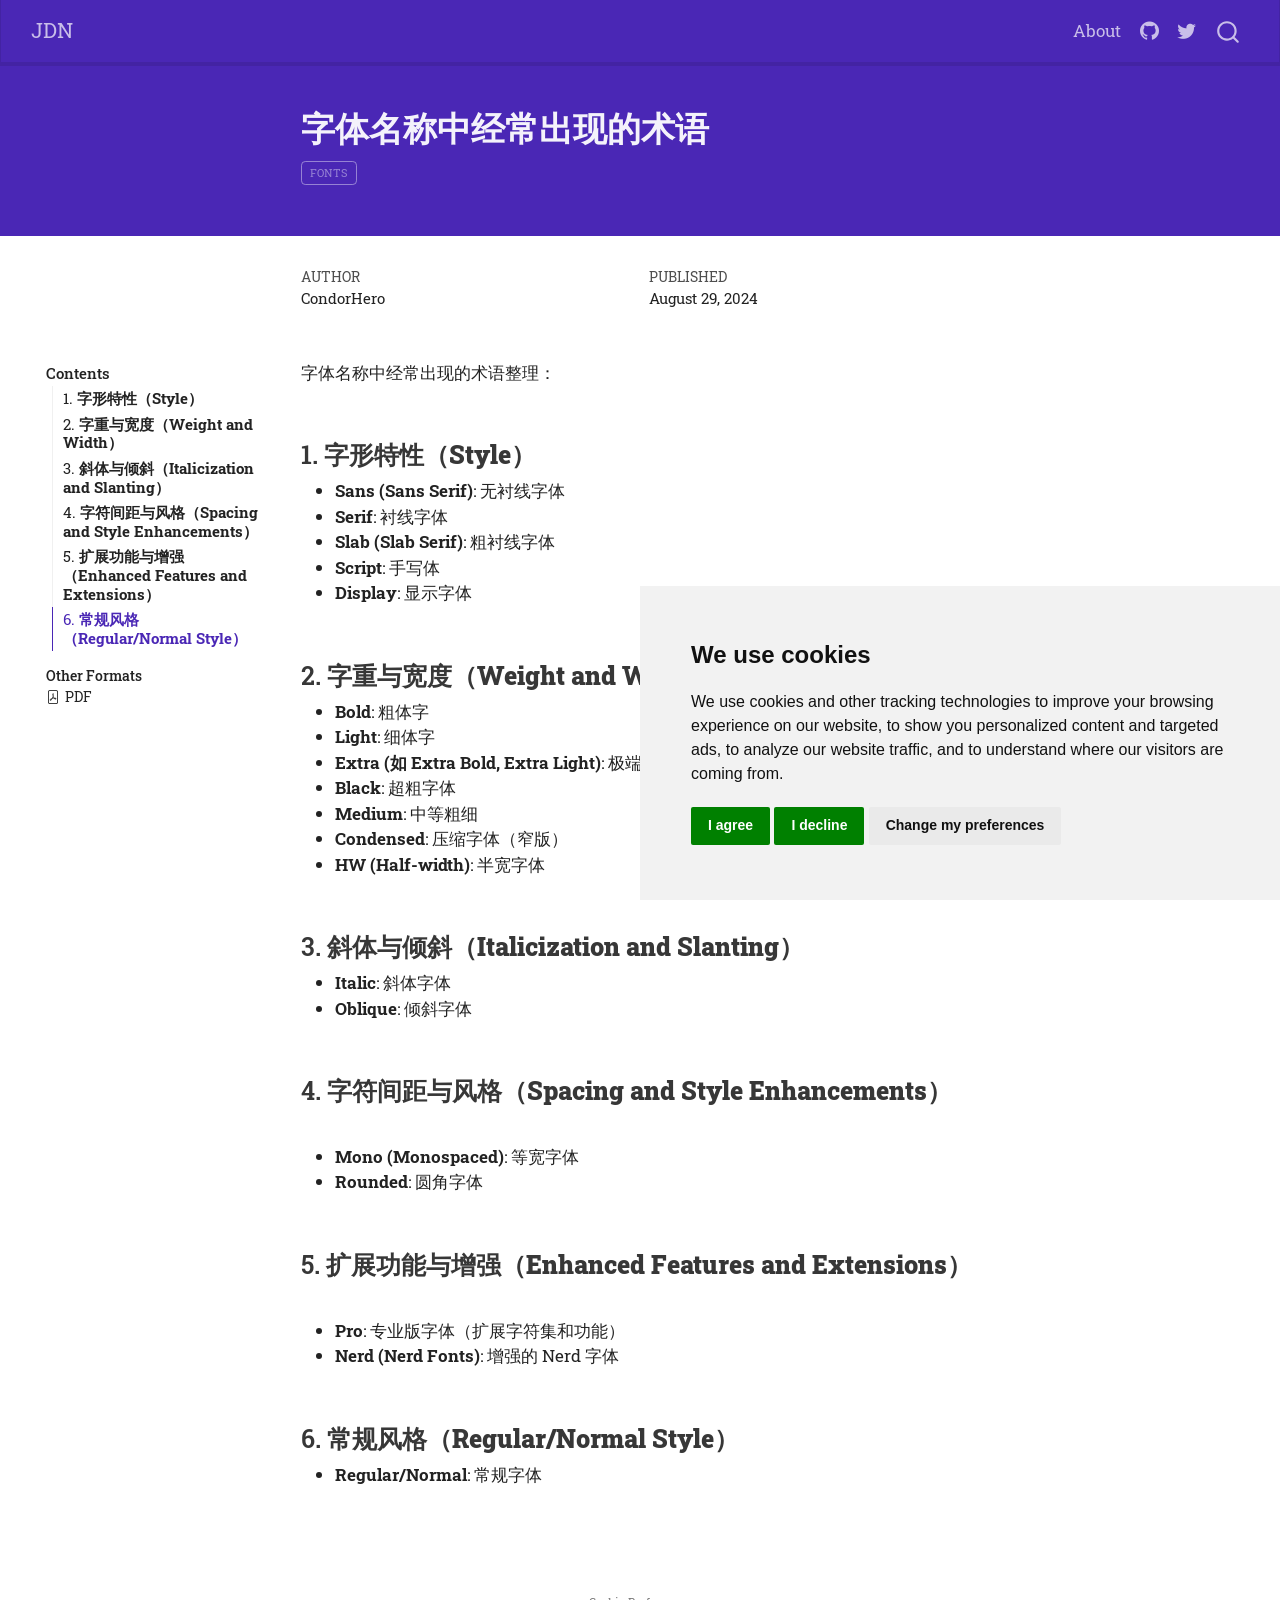
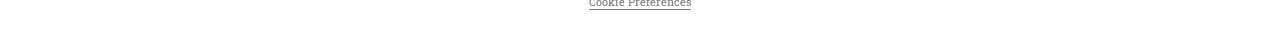
<file: posts/font-terminology-guide/index.html>
<!DOCTYPE html>
<html xmlns="http://www.w3.org/1999/xhtml" lang="en" xml:lang="en"><head>

<meta charset="utf-8">
<meta name="generator" content="quarto-1.5.56">

<meta name="viewport" content="width=device-width, initial-scale=1.0, user-scalable=yes">

<meta name="author" content="CondorHero">
<meta name="dcterms.date" content="2024-08-29">

<title>字体名称中经常出现的术语 – JDN</title>
<style>
code{white-space: pre-wrap;}
span.smallcaps{font-variant: small-caps;}
div.columns{display: flex; gap: min(4vw, 1.5em);}
div.column{flex: auto; overflow-x: auto;}
div.hanging-indent{margin-left: 1.5em; text-indent: -1.5em;}
ul.task-list{list-style: none;}
ul.task-list li input[type="checkbox"] {
  width: 0.8em;
  margin: 0 0.8em 0.2em -1em; /* quarto-specific, see https://github.com/quarto-dev/quarto-cli/issues/4556 */ 
  vertical-align: middle;
}
</style>


<script src="../../site_libs/quarto-nav/quarto-nav.js"></script>
<script src="../../site_libs/quarto-nav/headroom.min.js"></script>
<script src="../../site_libs/clipboard/clipboard.min.js"></script>
<script src="../../site_libs/quarto-search/autocomplete.umd.js"></script>
<script src="../../site_libs/quarto-search/fuse.min.js"></script>
<script src="../../site_libs/quarto-search/quarto-search.js"></script>
<meta name="quarto:offset" content="../../">
<script src="../../site_libs/cookie-consent/cookie-consent.js"></script>
<link href="../../site_libs/cookie-consent/cookie-consent.css" rel="stylesheet">
<script src="../../site_libs/quarto-html/quarto.js"></script>
<script src="../../site_libs/quarto-html/popper.min.js"></script>
<script src="../../site_libs/quarto-html/tippy.umd.min.js"></script>
<script src="../../site_libs/quarto-html/anchor.min.js"></script>
<link href="../../site_libs/quarto-html/tippy.css" rel="stylesheet">
<link href="../../site_libs/quarto-html/quarto-syntax-highlighting.css" rel="stylesheet" id="quarto-text-highlighting-styles">
<script src="../../site_libs/bootstrap/bootstrap.min.js"></script>
<link href="../../site_libs/bootstrap/bootstrap-icons.css" rel="stylesheet">
<link href="../../site_libs/bootstrap/bootstrap.min.css" rel="stylesheet" id="quarto-bootstrap" data-mode="light">
<script id="quarto-search-options" type="application/json">{
  "location": "navbar",
  "copy-button": false,
  "collapse-after": 3,
  "panel-placement": "end",
  "type": "overlay",
  "limit": 50,
  "keyboard-shortcut": [
    "f",
    "/",
    "s"
  ],
  "show-item-context": false,
  "language": {
    "search-no-results-text": "No results",
    "search-matching-documents-text": "matching documents",
    "search-copy-link-title": "Copy link to search",
    "search-hide-matches-text": "Hide additional matches",
    "search-more-match-text": "more match in this document",
    "search-more-matches-text": "more matches in this document",
    "search-clear-button-title": "Clear",
    "search-text-placeholder": "",
    "search-detached-cancel-button-title": "Cancel",
    "search-submit-button-title": "Submit",
    "search-label": "Search"
  }
}</script>

<script type="text/javascript" charset="UTF-8">
document.addEventListener('DOMContentLoaded', function () {
cookieconsent.run({
  "notice_banner_type":"simple",
  "consent_type":"express",
  "palette":"light",
  "language":"en",
  "page_load_consent_levels":["strictly-necessary"],
  "notice_banner_reject_button_hide":false,
  "preferences_center_close_button_hide":false,
  "website_name":""
  ,
"language":"en"
  });
});
</script> 
  


</head>

<body class="floating nav-fixed">

<div id="quarto-search-results"></div>
  <header id="quarto-header" class="headroom fixed-top quarto-banner">
    <nav class="navbar navbar-expand-lg " data-bs-theme="dark">
      <div class="navbar-container container-fluid">
      <div class="navbar-brand-container mx-auto">
    <a class="navbar-brand" href="../../index.html">
    <span class="navbar-title">JDN</span>
    </a>
  </div>
            <div id="quarto-search" class="" title="Search"></div>
          <button class="navbar-toggler" type="button" data-bs-toggle="collapse" data-bs-target="#navbarCollapse" aria-controls="navbarCollapse" role="menu" aria-expanded="false" aria-label="Toggle navigation" onclick="if (window.quartoToggleHeadroom) { window.quartoToggleHeadroom(); }">
  <span class="navbar-toggler-icon"></span>
</button>
          <div class="collapse navbar-collapse" id="navbarCollapse">
            <ul class="navbar-nav navbar-nav-scroll ms-auto">
  <li class="nav-item">
    <a class="nav-link" href="../../about.html"> 
<span class="menu-text">About</span></a>
  </li>  
  <li class="nav-item compact">
    <a class="nav-link" href="https://github.com/"> <i class="bi bi-github" role="img">
</i> 
<span class="menu-text"></span></a>
  </li>  
  <li class="nav-item compact">
    <a class="nav-link" href="https://twitter.com"> <i class="bi bi-twitter" role="img">
</i> 
<span class="menu-text"></span></a>
  </li>  
</ul>
          </div> <!-- /navcollapse -->
            <div class="quarto-navbar-tools">
</div>
      </div> <!-- /container-fluid -->
    </nav>
</header>
<!-- content -->
<header id="title-block-header" class="quarto-title-block default toc-left page-columns page-full">
  <div class="quarto-title-banner page-columns page-full">
    <div class="quarto-title column-body">
      <h1 class="title">字体名称中经常出现的术语</h1>
                                <div class="quarto-categories">
                <div class="quarto-category">fonts</div>
              </div>
                  </div>
  </div>
    
  
  <div class="quarto-title-meta">

      <div>
      <div class="quarto-title-meta-heading">Author</div>
      <div class="quarto-title-meta-contents">
               <p>CondorHero </p>
            </div>
    </div>
      
      <div>
      <div class="quarto-title-meta-heading">Published</div>
      <div class="quarto-title-meta-contents">
        <p class="date">August 29, 2024</p>
      </div>
    </div>
    
      
    </div>
    
  
  </header><div id="quarto-content" class="quarto-container page-columns page-rows-contents page-layout-article page-navbar">
<!-- sidebar -->
  <nav id="quarto-sidebar" class="sidebar collapse collapse-horizontal quarto-sidebar-collapse-item sidebar-navigation floating overflow-auto">
    <nav id="TOC" role="doc-toc" class="toc-active">
    <h2 id="toc-title">Contents</h2>
   
  <ul>
  <li><a href="#字形特性style" id="toc-字形特性style" class="nav-link active" data-scroll-target="#字形特性style">1. <strong>字形特性（Style）</strong></a></li>
  <li><a href="#字重与宽度weight-and-width" id="toc-字重与宽度weight-and-width" class="nav-link" data-scroll-target="#字重与宽度weight-and-width">2. <strong>字重与宽度（Weight and Width）</strong></a></li>
  <li><a href="#斜体与倾斜italicization-and-slanting" id="toc-斜体与倾斜italicization-and-slanting" class="nav-link" data-scroll-target="#斜体与倾斜italicization-and-slanting">3. <strong>斜体与倾斜（Italicization and Slanting）</strong></a></li>
  <li><a href="#字符间距与风格spacing-and-style-enhancements" id="toc-字符间距与风格spacing-and-style-enhancements" class="nav-link" data-scroll-target="#字符间距与风格spacing-and-style-enhancements">4. <strong>字符间距与风格（Spacing and Style Enhancements）</strong></a></li>
  <li><a href="#扩展功能与增强enhanced-features-and-extensions" id="toc-扩展功能与增强enhanced-features-and-extensions" class="nav-link" data-scroll-target="#扩展功能与增强enhanced-features-and-extensions">5. <strong>扩展功能与增强（Enhanced Features and Extensions）</strong></a></li>
  <li><a href="#常规风格regularnormal-style" id="toc-常规风格regularnormal-style" class="nav-link" data-scroll-target="#常规风格regularnormal-style">6. <strong>常规风格（Regular/Normal Style）</strong></a></li>
  </ul>
<div class="quarto-alternate-formats"><h2>Other Formats</h2><ul><li><a href="index.pdf"><i class="bi bi-file-pdf"></i>PDF</a></li></ul></div></nav>
</nav>
<div id="quarto-sidebar-glass" class="quarto-sidebar-collapse-item" data-bs-toggle="collapse" data-bs-target=".quarto-sidebar-collapse-item"></div>
<!-- margin-sidebar -->
    <div id="quarto-margin-sidebar" class="sidebar margin-sidebar zindex-bottom">
    </div>
<!-- main -->
<main class="content quarto-banner-title-block" id="quarto-document-content">





<p>字体名称中经常出现的术语整理：</p>
<section id="字形特性style" class="level3">
<h3 class="anchored" data-anchor-id="字形特性style">1. <strong>字形特性（Style）</strong></h3>
<ul>
<li><strong>Sans (Sans Serif)</strong>: 无衬线字体</li>
<li><strong>Serif</strong>: 衬线字体</li>
<li><strong>Slab (Slab Serif)</strong>: 粗衬线字体</li>
<li><strong>Script</strong>: 手写体</li>
<li><strong>Display</strong>: 显示字体</li>
</ul>
</section>
<section id="字重与宽度weight-and-width" class="level3">
<h3 class="anchored" data-anchor-id="字重与宽度weight-and-width">2. <strong>字重与宽度（Weight and Width）</strong></h3>
<ul>
<li><strong>Bold</strong>: 粗体字</li>
<li><strong>Light</strong>: 细体字</li>
<li><strong>Extra (如 Extra Bold, Extra Light)</strong>: 极端字重（比 Bold 更粗或比 Light 更细）</li>
<li><strong>Black</strong>: 超粗字体</li>
<li><strong>Medium</strong>: 中等粗细</li>
<li><strong>Condensed</strong>: 压缩字体（窄版）</li>
<li><strong>HW (Half-width)</strong>: 半宽字体</li>
</ul>
</section>
<section id="斜体与倾斜italicization-and-slanting" class="level3">
<h3 class="anchored" data-anchor-id="斜体与倾斜italicization-and-slanting">3. <strong>斜体与倾斜（Italicization and Slanting）</strong></h3>
<ul>
<li><strong>Italic</strong>: 斜体字体</li>
<li><strong>Oblique</strong>: 倾斜字体</li>
</ul>
</section>
<section id="字符间距与风格spacing-and-style-enhancements" class="level3">
<h3 class="anchored" data-anchor-id="字符间距与风格spacing-and-style-enhancements">4. <strong>字符间距与风格（Spacing and Style Enhancements）</strong></h3>
<ul>
<li><strong>Mono (Monospaced)</strong>: 等宽字体</li>
<li><strong>Rounded</strong>: 圆角字体</li>
</ul>
</section>
<section id="扩展功能与增强enhanced-features-and-extensions" class="level3">
<h3 class="anchored" data-anchor-id="扩展功能与增强enhanced-features-and-extensions">5. <strong>扩展功能与增强（Enhanced Features and Extensions）</strong></h3>
<ul>
<li><strong>Pro</strong>: 专业版字体（扩展字符集和功能）</li>
<li><strong>Nerd (Nerd Fonts)</strong>: 增强的 Nerd 字体</li>
</ul>
</section>
<section id="常规风格regularnormal-style" class="level3">
<h3 class="anchored" data-anchor-id="常规风格regularnormal-style">6. <strong>常规风格（Regular/Normal Style）</strong></h3>
<ul>
<li><strong>Regular/Normal</strong>: 常规字体</li>
</ul>


</section>

</main> <!-- /main -->
<script id="quarto-html-after-body" type="application/javascript">
window.document.addEventListener("DOMContentLoaded", function (event) {
  const toggleBodyColorMode = (bsSheetEl) => {
    const mode = bsSheetEl.getAttribute("data-mode");
    const bodyEl = window.document.querySelector("body");
    if (mode === "dark") {
      bodyEl.classList.add("quarto-dark");
      bodyEl.classList.remove("quarto-light");
    } else {
      bodyEl.classList.add("quarto-light");
      bodyEl.classList.remove("quarto-dark");
    }
  }
  const toggleBodyColorPrimary = () => {
    const bsSheetEl = window.document.querySelector("link#quarto-bootstrap");
    if (bsSheetEl) {
      toggleBodyColorMode(bsSheetEl);
    }
  }
  toggleBodyColorPrimary();  
  const icon = "";
  const anchorJS = new window.AnchorJS();
  anchorJS.options = {
    placement: 'right',
    icon: icon
  };
  anchorJS.add('.anchored');
  const isCodeAnnotation = (el) => {
    for (const clz of el.classList) {
      if (clz.startsWith('code-annotation-')) {                     
        return true;
      }
    }
    return false;
  }
  const onCopySuccess = function(e) {
    // button target
    const button = e.trigger;
    // don't keep focus
    button.blur();
    // flash "checked"
    button.classList.add('code-copy-button-checked');
    var currentTitle = button.getAttribute("title");
    button.setAttribute("title", "Copied!");
    let tooltip;
    if (window.bootstrap) {
      button.setAttribute("data-bs-toggle", "tooltip");
      button.setAttribute("data-bs-placement", "left");
      button.setAttribute("data-bs-title", "Copied!");
      tooltip = new bootstrap.Tooltip(button, 
        { trigger: "manual", 
          customClass: "code-copy-button-tooltip",
          offset: [0, -8]});
      tooltip.show();    
    }
    setTimeout(function() {
      if (tooltip) {
        tooltip.hide();
        button.removeAttribute("data-bs-title");
        button.removeAttribute("data-bs-toggle");
        button.removeAttribute("data-bs-placement");
      }
      button.setAttribute("title", currentTitle);
      button.classList.remove('code-copy-button-checked');
    }, 1000);
    // clear code selection
    e.clearSelection();
  }
  const getTextToCopy = function(trigger) {
      const codeEl = trigger.previousElementSibling.cloneNode(true);
      for (const childEl of codeEl.children) {
        if (isCodeAnnotation(childEl)) {
          childEl.remove();
        }
      }
      return codeEl.innerText;
  }
  const clipboard = new window.ClipboardJS('.code-copy-button:not([data-in-quarto-modal])', {
    text: getTextToCopy
  });
  clipboard.on('success', onCopySuccess);
  if (window.document.getElementById('quarto-embedded-source-code-modal')) {
    // For code content inside modals, clipBoardJS needs to be initialized with a container option
    // TODO: Check when it could be a function (https://github.com/zenorocha/clipboard.js/issues/860)
    const clipboardModal = new window.ClipboardJS('.code-copy-button[data-in-quarto-modal]', {
      text: getTextToCopy,
      container: window.document.getElementById('quarto-embedded-source-code-modal')
    });
    clipboardModal.on('success', onCopySuccess);
  }
    var localhostRegex = new RegExp(/^(?:http|https):\/\/localhost\:?[0-9]*\//);
    var mailtoRegex = new RegExp(/^mailto:/);
      var filterRegex = new RegExp("https:\/\/justdn\.github\.io\/");
    var isInternal = (href) => {
        return filterRegex.test(href) || localhostRegex.test(href) || mailtoRegex.test(href);
    }
    // Inspect non-navigation links and adorn them if external
 	var links = window.document.querySelectorAll('a[href]:not(.nav-link):not(.navbar-brand):not(.toc-action):not(.sidebar-link):not(.sidebar-item-toggle):not(.pagination-link):not(.no-external):not([aria-hidden]):not(.dropdown-item):not(.quarto-navigation-tool):not(.about-link)');
    for (var i=0; i<links.length; i++) {
      const link = links[i];
      if (!isInternal(link.href)) {
        // undo the damage that might have been done by quarto-nav.js in the case of
        // links that we want to consider external
        if (link.dataset.originalHref !== undefined) {
          link.href = link.dataset.originalHref;
        }
      }
    }
  function tippyHover(el, contentFn, onTriggerFn, onUntriggerFn) {
    const config = {
      allowHTML: true,
      maxWidth: 500,
      delay: 100,
      arrow: false,
      appendTo: function(el) {
          return el.parentElement;
      },
      interactive: true,
      interactiveBorder: 10,
      theme: 'quarto',
      placement: 'bottom-start',
    };
    if (contentFn) {
      config.content = contentFn;
    }
    if (onTriggerFn) {
      config.onTrigger = onTriggerFn;
    }
    if (onUntriggerFn) {
      config.onUntrigger = onUntriggerFn;
    }
    window.tippy(el, config); 
  }
  const noterefs = window.document.querySelectorAll('a[role="doc-noteref"]');
  for (var i=0; i<noterefs.length; i++) {
    const ref = noterefs[i];
    tippyHover(ref, function() {
      // use id or data attribute instead here
      let href = ref.getAttribute('data-footnote-href') || ref.getAttribute('href');
      try { href = new URL(href).hash; } catch {}
      const id = href.replace(/^#\/?/, "");
      const note = window.document.getElementById(id);
      if (note) {
        return note.innerHTML;
      } else {
        return "";
      }
    });
  }
  const xrefs = window.document.querySelectorAll('a.quarto-xref');
  const processXRef = (id, note) => {
    // Strip column container classes
    const stripColumnClz = (el) => {
      el.classList.remove("page-full", "page-columns");
      if (el.children) {
        for (const child of el.children) {
          stripColumnClz(child);
        }
      }
    }
    stripColumnClz(note)
    if (id === null || id.startsWith('sec-')) {
      // Special case sections, only their first couple elements
      const container = document.createElement("div");
      if (note.children && note.children.length > 2) {
        container.appendChild(note.children[0].cloneNode(true));
        for (let i = 1; i < note.children.length; i++) {
          const child = note.children[i];
          if (child.tagName === "P" && child.innerText === "") {
            continue;
          } else {
            container.appendChild(child.cloneNode(true));
            break;
          }
        }
        if (window.Quarto?.typesetMath) {
          window.Quarto.typesetMath(container);
        }
        return container.innerHTML
      } else {
        if (window.Quarto?.typesetMath) {
          window.Quarto.typesetMath(note);
        }
        return note.innerHTML;
      }
    } else {
      // Remove any anchor links if they are present
      const anchorLink = note.querySelector('a.anchorjs-link');
      if (anchorLink) {
        anchorLink.remove();
      }
      if (window.Quarto?.typesetMath) {
        window.Quarto.typesetMath(note);
      }
      // TODO in 1.5, we should make sure this works without a callout special case
      if (note.classList.contains("callout")) {
        return note.outerHTML;
      } else {
        return note.innerHTML;
      }
    }
  }
  for (var i=0; i<xrefs.length; i++) {
    const xref = xrefs[i];
    tippyHover(xref, undefined, function(instance) {
      instance.disable();
      let url = xref.getAttribute('href');
      let hash = undefined; 
      if (url.startsWith('#')) {
        hash = url;
      } else {
        try { hash = new URL(url).hash; } catch {}
      }
      if (hash) {
        const id = hash.replace(/^#\/?/, "");
        const note = window.document.getElementById(id);
        if (note !== null) {
          try {
            const html = processXRef(id, note.cloneNode(true));
            instance.setContent(html);
          } finally {
            instance.enable();
            instance.show();
          }
        } else {
          // See if we can fetch this
          fetch(url.split('#')[0])
          .then(res => res.text())
          .then(html => {
            const parser = new DOMParser();
            const htmlDoc = parser.parseFromString(html, "text/html");
            const note = htmlDoc.getElementById(id);
            if (note !== null) {
              const html = processXRef(id, note);
              instance.setContent(html);
            } 
          }).finally(() => {
            instance.enable();
            instance.show();
          });
        }
      } else {
        // See if we can fetch a full url (with no hash to target)
        // This is a special case and we should probably do some content thinning / targeting
        fetch(url)
        .then(res => res.text())
        .then(html => {
          const parser = new DOMParser();
          const htmlDoc = parser.parseFromString(html, "text/html");
          const note = htmlDoc.querySelector('main.content');
          if (note !== null) {
            // This should only happen for chapter cross references
            // (since there is no id in the URL)
            // remove the first header
            if (note.children.length > 0 && note.children[0].tagName === "HEADER") {
              note.children[0].remove();
            }
            const html = processXRef(null, note);
            instance.setContent(html);
          } 
        }).finally(() => {
          instance.enable();
          instance.show();
        });
      }
    }, function(instance) {
    });
  }
      let selectedAnnoteEl;
      const selectorForAnnotation = ( cell, annotation) => {
        let cellAttr = 'data-code-cell="' + cell + '"';
        let lineAttr = 'data-code-annotation="' +  annotation + '"';
        const selector = 'span[' + cellAttr + '][' + lineAttr + ']';
        return selector;
      }
      const selectCodeLines = (annoteEl) => {
        const doc = window.document;
        const targetCell = annoteEl.getAttribute("data-target-cell");
        const targetAnnotation = annoteEl.getAttribute("data-target-annotation");
        const annoteSpan = window.document.querySelector(selectorForAnnotation(targetCell, targetAnnotation));
        const lines = annoteSpan.getAttribute("data-code-lines").split(",");
        const lineIds = lines.map((line) => {
          return targetCell + "-" + line;
        })
        let top = null;
        let height = null;
        let parent = null;
        if (lineIds.length > 0) {
            //compute the position of the single el (top and bottom and make a div)
            const el = window.document.getElementById(lineIds[0]);
            top = el.offsetTop;
            height = el.offsetHeight;
            parent = el.parentElement.parentElement;
          if (lineIds.length > 1) {
            const lastEl = window.document.getElementById(lineIds[lineIds.length - 1]);
            const bottom = lastEl.offsetTop + lastEl.offsetHeight;
            height = bottom - top;
          }
          if (top !== null && height !== null && parent !== null) {
            // cook up a div (if necessary) and position it 
            let div = window.document.getElementById("code-annotation-line-highlight");
            if (div === null) {
              div = window.document.createElement("div");
              div.setAttribute("id", "code-annotation-line-highlight");
              div.style.position = 'absolute';
              parent.appendChild(div);
            }
            div.style.top = top - 2 + "px";
            div.style.height = height + 4 + "px";
            div.style.left = 0;
            let gutterDiv = window.document.getElementById("code-annotation-line-highlight-gutter");
            if (gutterDiv === null) {
              gutterDiv = window.document.createElement("div");
              gutterDiv.setAttribute("id", "code-annotation-line-highlight-gutter");
              gutterDiv.style.position = 'absolute';
              const codeCell = window.document.getElementById(targetCell);
              const gutter = codeCell.querySelector('.code-annotation-gutter');
              gutter.appendChild(gutterDiv);
            }
            gutterDiv.style.top = top - 2 + "px";
            gutterDiv.style.height = height + 4 + "px";
          }
          selectedAnnoteEl = annoteEl;
        }
      };
      const unselectCodeLines = () => {
        const elementsIds = ["code-annotation-line-highlight", "code-annotation-line-highlight-gutter"];
        elementsIds.forEach((elId) => {
          const div = window.document.getElementById(elId);
          if (div) {
            div.remove();
          }
        });
        selectedAnnoteEl = undefined;
      };
        // Handle positioning of the toggle
    window.addEventListener(
      "resize",
      throttle(() => {
        elRect = undefined;
        if (selectedAnnoteEl) {
          selectCodeLines(selectedAnnoteEl);
        }
      }, 10)
    );
    function throttle(fn, ms) {
    let throttle = false;
    let timer;
      return (...args) => {
        if(!throttle) { // first call gets through
            fn.apply(this, args);
            throttle = true;
        } else { // all the others get throttled
            if(timer) clearTimeout(timer); // cancel #2
            timer = setTimeout(() => {
              fn.apply(this, args);
              timer = throttle = false;
            }, ms);
        }
      };
    }
      // Attach click handler to the DT
      const annoteDls = window.document.querySelectorAll('dt[data-target-cell]');
      for (const annoteDlNode of annoteDls) {
        annoteDlNode.addEventListener('click', (event) => {
          const clickedEl = event.target;
          if (clickedEl !== selectedAnnoteEl) {
            unselectCodeLines();
            const activeEl = window.document.querySelector('dt[data-target-cell].code-annotation-active');
            if (activeEl) {
              activeEl.classList.remove('code-annotation-active');
            }
            selectCodeLines(clickedEl);
            clickedEl.classList.add('code-annotation-active');
          } else {
            // Unselect the line
            unselectCodeLines();
            clickedEl.classList.remove('code-annotation-active');
          }
        });
      }
  const findCites = (el) => {
    const parentEl = el.parentElement;
    if (parentEl) {
      const cites = parentEl.dataset.cites;
      if (cites) {
        return {
          el,
          cites: cites.split(' ')
        };
      } else {
        return findCites(el.parentElement)
      }
    } else {
      return undefined;
    }
  };
  var bibliorefs = window.document.querySelectorAll('a[role="doc-biblioref"]');
  for (var i=0; i<bibliorefs.length; i++) {
    const ref = bibliorefs[i];
    const citeInfo = findCites(ref);
    if (citeInfo) {
      tippyHover(citeInfo.el, function() {
        var popup = window.document.createElement('div');
        citeInfo.cites.forEach(function(cite) {
          var citeDiv = window.document.createElement('div');
          citeDiv.classList.add('hanging-indent');
          citeDiv.classList.add('csl-entry');
          var biblioDiv = window.document.getElementById('ref-' + cite);
          if (biblioDiv) {
            citeDiv.innerHTML = biblioDiv.innerHTML;
          }
          popup.appendChild(citeDiv);
        });
        return popup.innerHTML;
      });
    }
  }
});
</script>
</div> <!-- /content -->
<footer class="footer">
  <div class="nav-footer">
    <div class="nav-footer-left">
      &nbsp;
    </div>   
    <div class="nav-footer-center">

<div class="cookie-consent-footer"><a href="#" id="open_preferences_center">Cookie Preferences</a></div></div>
    <div class="nav-footer-right">
      &nbsp;
    </div>
  </div>
</footer>




</body></html>
</file>
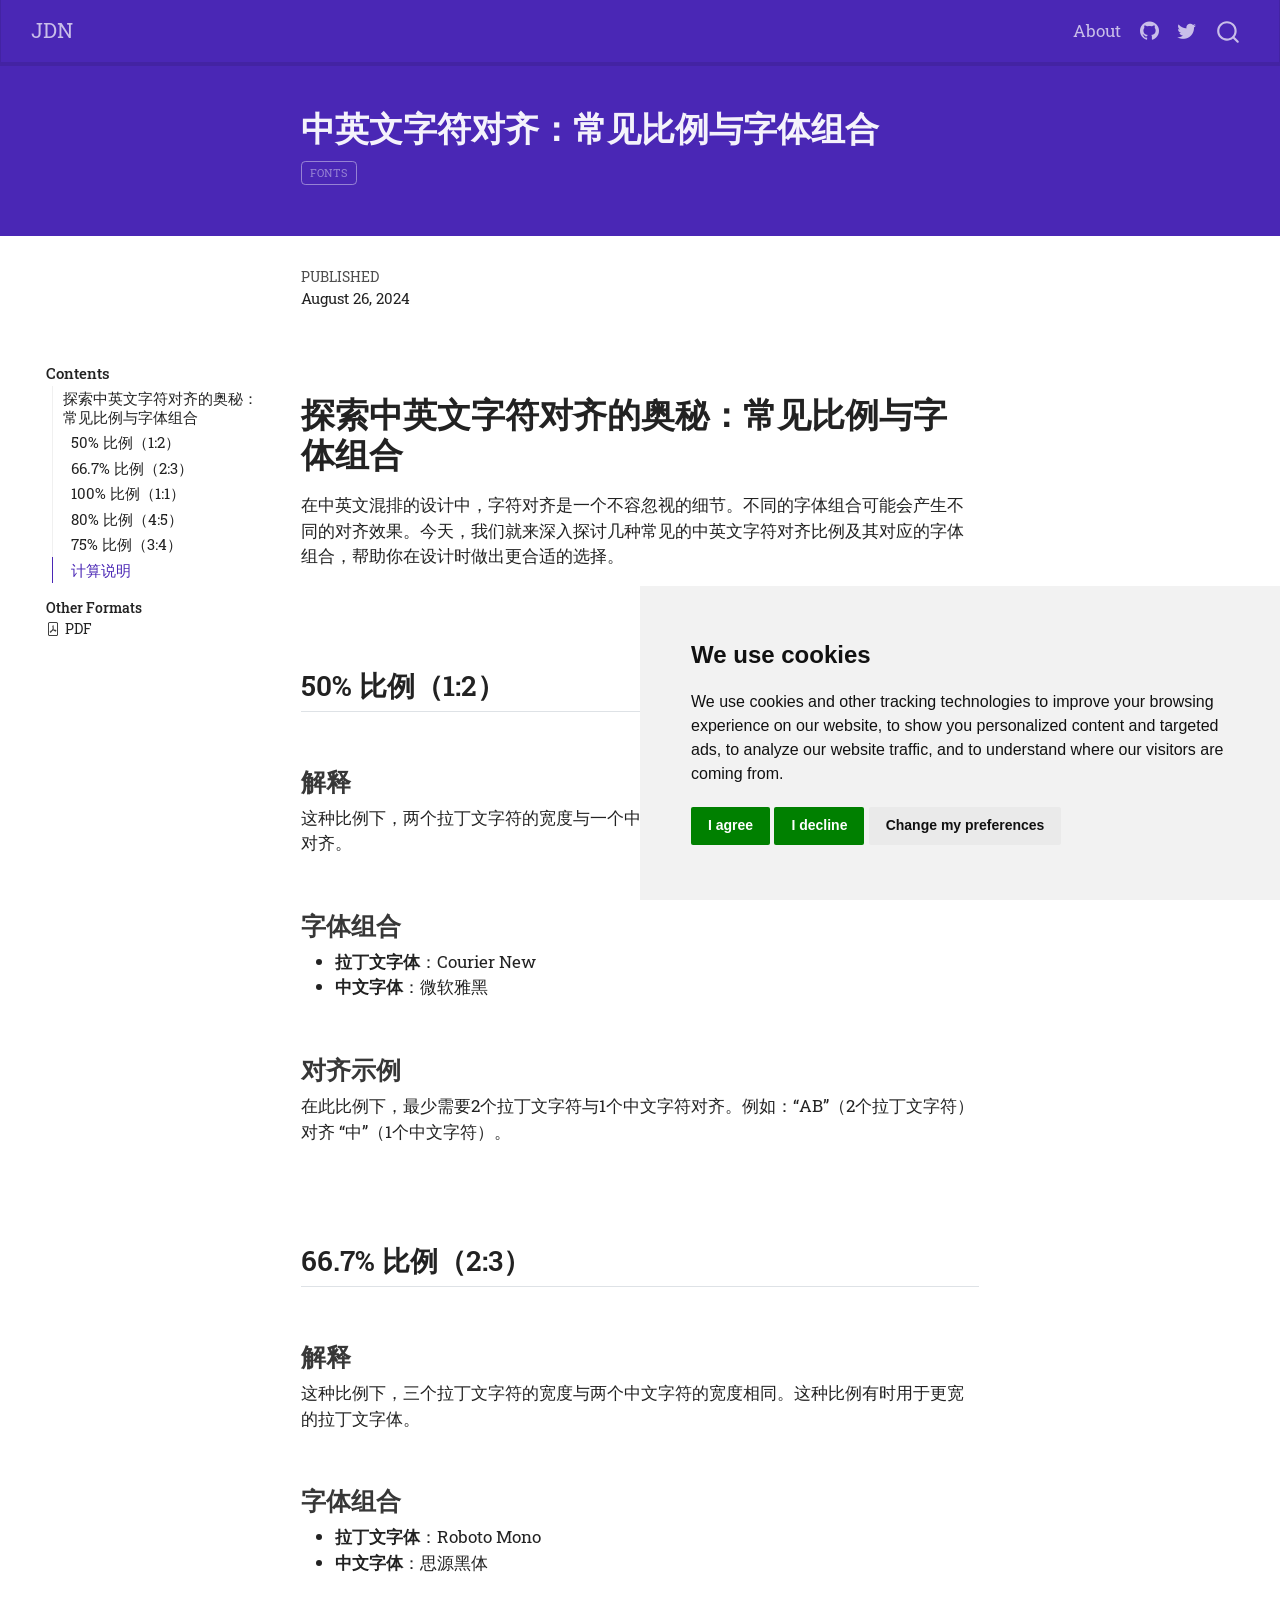
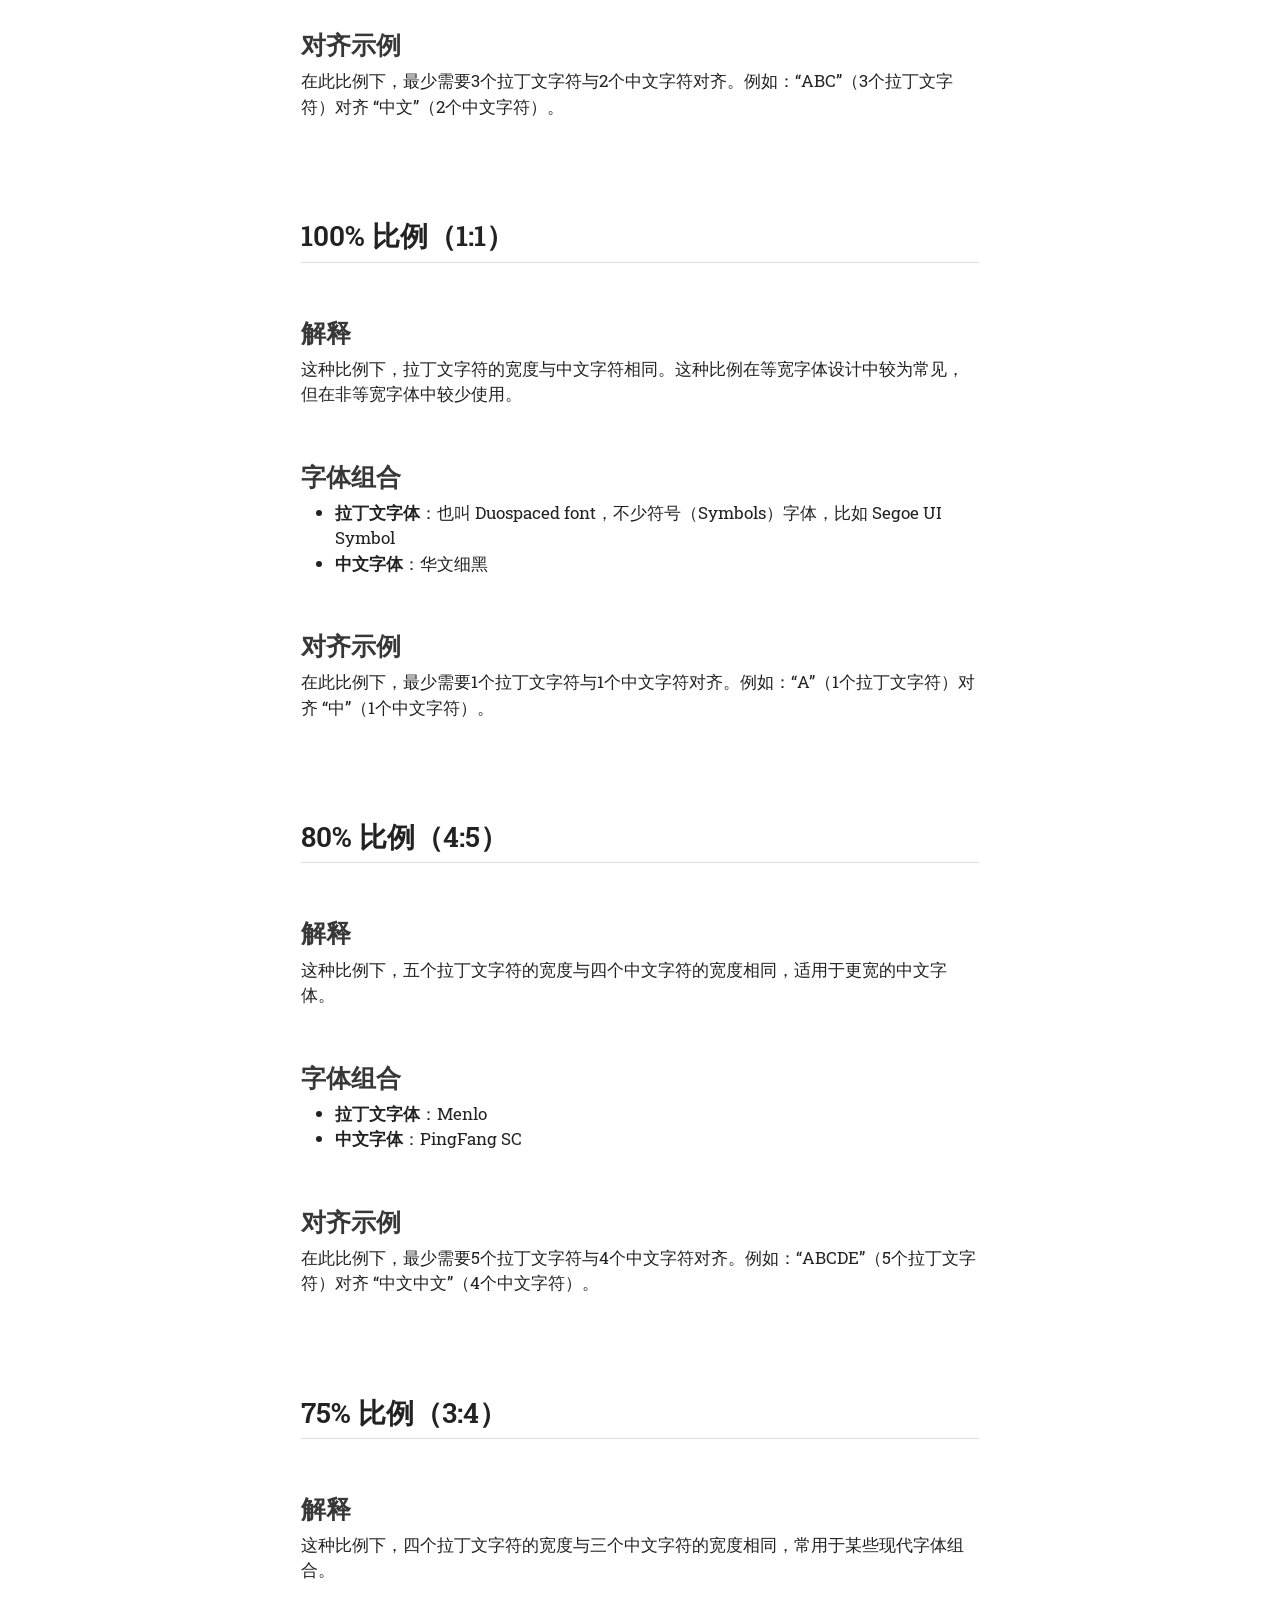
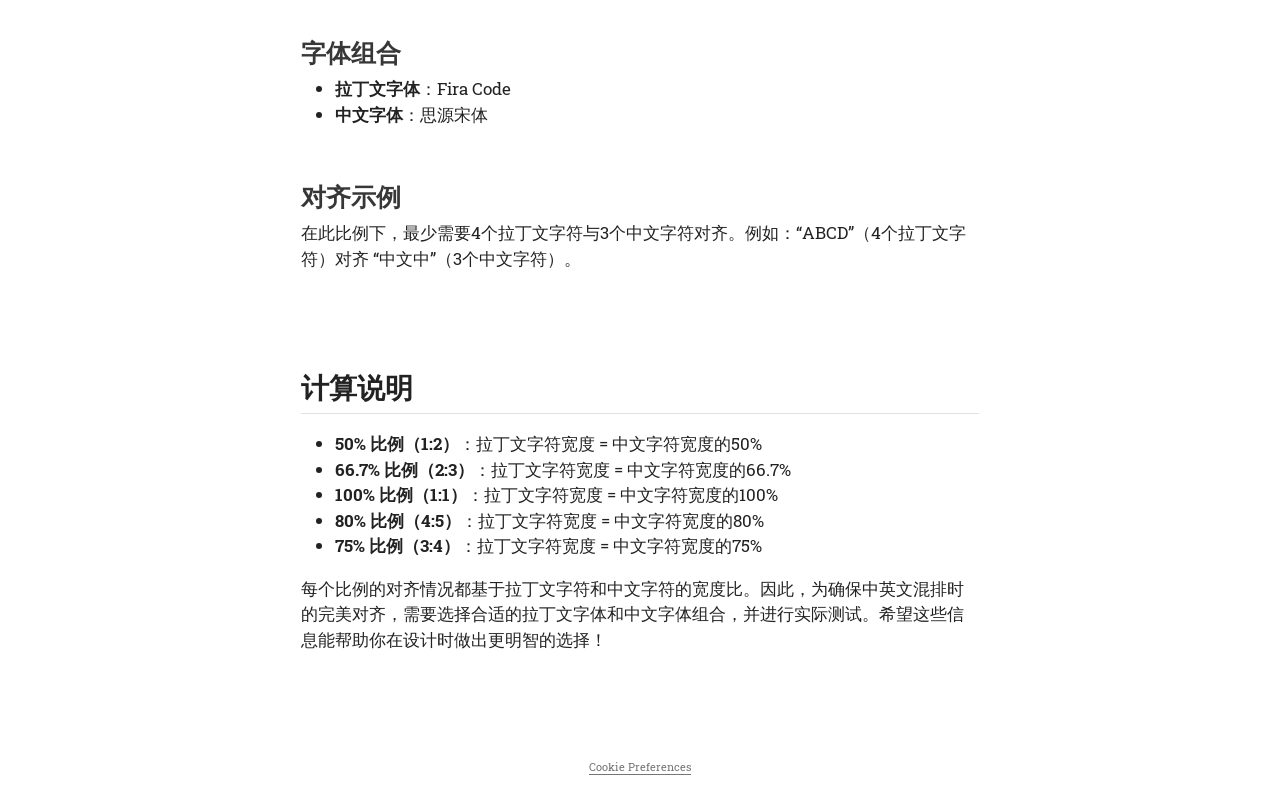
<file: posts/monospaced-font-alignment-ratios/index.html>
<!DOCTYPE html>
<html xmlns="http://www.w3.org/1999/xhtml" lang="en" xml:lang="en"><head>

<meta charset="utf-8">
<meta name="generator" content="quarto-1.5.56">

<meta name="viewport" content="width=device-width, initial-scale=1.0, user-scalable=yes">

<meta name="dcterms.date" content="2024-08-26">

<title>中英文字符对齐：常见比例与字体组合 – JDN</title>
<style>
code{white-space: pre-wrap;}
span.smallcaps{font-variant: small-caps;}
div.columns{display: flex; gap: min(4vw, 1.5em);}
div.column{flex: auto; overflow-x: auto;}
div.hanging-indent{margin-left: 1.5em; text-indent: -1.5em;}
ul.task-list{list-style: none;}
ul.task-list li input[type="checkbox"] {
  width: 0.8em;
  margin: 0 0.8em 0.2em -1em; /* quarto-specific, see https://github.com/quarto-dev/quarto-cli/issues/4556 */ 
  vertical-align: middle;
}
</style>


<script src="../../site_libs/quarto-nav/quarto-nav.js"></script>
<script src="../../site_libs/quarto-nav/headroom.min.js"></script>
<script src="../../site_libs/clipboard/clipboard.min.js"></script>
<script src="../../site_libs/quarto-search/autocomplete.umd.js"></script>
<script src="../../site_libs/quarto-search/fuse.min.js"></script>
<script src="../../site_libs/quarto-search/quarto-search.js"></script>
<meta name="quarto:offset" content="../../">
<script src="../../site_libs/cookie-consent/cookie-consent.js"></script>
<link href="../../site_libs/cookie-consent/cookie-consent.css" rel="stylesheet">
<script src="../../site_libs/quarto-html/quarto.js"></script>
<script src="../../site_libs/quarto-html/popper.min.js"></script>
<script src="../../site_libs/quarto-html/tippy.umd.min.js"></script>
<script src="../../site_libs/quarto-html/anchor.min.js"></script>
<link href="../../site_libs/quarto-html/tippy.css" rel="stylesheet">
<link href="../../site_libs/quarto-html/quarto-syntax-highlighting.css" rel="stylesheet" id="quarto-text-highlighting-styles">
<script src="../../site_libs/bootstrap/bootstrap.min.js"></script>
<link href="../../site_libs/bootstrap/bootstrap-icons.css" rel="stylesheet">
<link href="../../site_libs/bootstrap/bootstrap.min.css" rel="stylesheet" id="quarto-bootstrap" data-mode="light">
<script id="quarto-search-options" type="application/json">{
  "location": "navbar",
  "copy-button": false,
  "collapse-after": 3,
  "panel-placement": "end",
  "type": "overlay",
  "limit": 50,
  "keyboard-shortcut": [
    "f",
    "/",
    "s"
  ],
  "show-item-context": false,
  "language": {
    "search-no-results-text": "No results",
    "search-matching-documents-text": "matching documents",
    "search-copy-link-title": "Copy link to search",
    "search-hide-matches-text": "Hide additional matches",
    "search-more-match-text": "more match in this document",
    "search-more-matches-text": "more matches in this document",
    "search-clear-button-title": "Clear",
    "search-text-placeholder": "",
    "search-detached-cancel-button-title": "Cancel",
    "search-submit-button-title": "Submit",
    "search-label": "Search"
  }
}</script>

<script type="text/javascript" charset="UTF-8">
document.addEventListener('DOMContentLoaded', function () {
cookieconsent.run({
  "notice_banner_type":"simple",
  "consent_type":"express",
  "palette":"light",
  "language":"en",
  "page_load_consent_levels":["strictly-necessary"],
  "notice_banner_reject_button_hide":false,
  "preferences_center_close_button_hide":false,
  "website_name":""
  ,
"language":"en"
  });
});
</script> 
  


</head>

<body class="floating nav-fixed">

<div id="quarto-search-results"></div>
  <header id="quarto-header" class="headroom fixed-top quarto-banner">
    <nav class="navbar navbar-expand-lg " data-bs-theme="dark">
      <div class="navbar-container container-fluid">
      <div class="navbar-brand-container mx-auto">
    <a class="navbar-brand" href="../../index.html">
    <span class="navbar-title">JDN</span>
    </a>
  </div>
            <div id="quarto-search" class="" title="Search"></div>
          <button class="navbar-toggler" type="button" data-bs-toggle="collapse" data-bs-target="#navbarCollapse" aria-controls="navbarCollapse" role="menu" aria-expanded="false" aria-label="Toggle navigation" onclick="if (window.quartoToggleHeadroom) { window.quartoToggleHeadroom(); }">
  <span class="navbar-toggler-icon"></span>
</button>
          <div class="collapse navbar-collapse" id="navbarCollapse">
            <ul class="navbar-nav navbar-nav-scroll ms-auto">
  <li class="nav-item">
    <a class="nav-link" href="../../about.html"> 
<span class="menu-text">About</span></a>
  </li>  
  <li class="nav-item compact">
    <a class="nav-link" href="https://github.com/"> <i class="bi bi-github" role="img">
</i> 
<span class="menu-text"></span></a>
  </li>  
  <li class="nav-item compact">
    <a class="nav-link" href="https://twitter.com"> <i class="bi bi-twitter" role="img">
</i> 
<span class="menu-text"></span></a>
  </li>  
</ul>
          </div> <!-- /navcollapse -->
            <div class="quarto-navbar-tools">
</div>
      </div> <!-- /container-fluid -->
    </nav>
</header>
<!-- content -->
<header id="title-block-header" class="quarto-title-block default toc-left page-columns page-full">
  <div class="quarto-title-banner page-columns page-full">
    <div class="quarto-title column-body">
      <h1 class="title">中英文字符对齐：常见比例与字体组合</h1>
                                <div class="quarto-categories">
                <div class="quarto-category">fonts</div>
              </div>
                  </div>
  </div>
    
  
  <div class="quarto-title-meta">

      
      <div>
      <div class="quarto-title-meta-heading">Published</div>
      <div class="quarto-title-meta-contents">
        <p class="date">August 26, 2024</p>
      </div>
    </div>
    
      
    </div>
    
  
  </header><div id="quarto-content" class="quarto-container page-columns page-rows-contents page-layout-article page-navbar">
<!-- sidebar -->
  <nav id="quarto-sidebar" class="sidebar collapse collapse-horizontal quarto-sidebar-collapse-item sidebar-navigation floating overflow-auto">
    <nav id="TOC" role="doc-toc" class="toc-active">
    <h2 id="toc-title">Contents</h2>
   
  <ul>
  <li><a href="#探索中英文字符对齐的奥秘常见比例与字体组合" id="toc-探索中英文字符对齐的奥秘常见比例与字体组合" class="nav-link active" data-scroll-target="#探索中英文字符对齐的奥秘常见比例与字体组合">探索中英文字符对齐的奥秘：常见比例与字体组合</a>
  <ul class="collapse">
  <li><a href="#比例12" id="toc-比例12" class="nav-link" data-scroll-target="#比例12">50% 比例（1:2）</a>
  <ul class="collapse">
  <li><a href="#解释" id="toc-解释" class="nav-link" data-scroll-target="#解释">解释</a></li>
  <li><a href="#字体组合" id="toc-字体组合" class="nav-link" data-scroll-target="#字体组合">字体组合</a></li>
  <li><a href="#对齐示例" id="toc-对齐示例" class="nav-link" data-scroll-target="#对齐示例">对齐示例</a></li>
  </ul></li>
  <li><a href="#比例23" id="toc-比例23" class="nav-link" data-scroll-target="#比例23">66.7% 比例（2:3）</a>
  <ul class="collapse">
  <li><a href="#解释-1" id="toc-解释-1" class="nav-link" data-scroll-target="#解释-1">解释</a></li>
  <li><a href="#字体组合-1" id="toc-字体组合-1" class="nav-link" data-scroll-target="#字体组合-1">字体组合</a></li>
  <li><a href="#对齐示例-1" id="toc-对齐示例-1" class="nav-link" data-scroll-target="#对齐示例-1">对齐示例</a></li>
  </ul></li>
  <li><a href="#比例11" id="toc-比例11" class="nav-link" data-scroll-target="#比例11">100% 比例（1:1）</a>
  <ul class="collapse">
  <li><a href="#解释-2" id="toc-解释-2" class="nav-link" data-scroll-target="#解释-2">解释</a></li>
  <li><a href="#字体组合-2" id="toc-字体组合-2" class="nav-link" data-scroll-target="#字体组合-2">字体组合</a></li>
  <li><a href="#对齐示例-2" id="toc-对齐示例-2" class="nav-link" data-scroll-target="#对齐示例-2">对齐示例</a></li>
  </ul></li>
  <li><a href="#比例45" id="toc-比例45" class="nav-link" data-scroll-target="#比例45">80% 比例（4:5）</a>
  <ul class="collapse">
  <li><a href="#解释-3" id="toc-解释-3" class="nav-link" data-scroll-target="#解释-3">解释</a></li>
  <li><a href="#字体组合-3" id="toc-字体组合-3" class="nav-link" data-scroll-target="#字体组合-3">字体组合</a></li>
  <li><a href="#对齐示例-3" id="toc-对齐示例-3" class="nav-link" data-scroll-target="#对齐示例-3">对齐示例</a></li>
  </ul></li>
  <li><a href="#比例34" id="toc-比例34" class="nav-link" data-scroll-target="#比例34">75% 比例（3:4）</a>
  <ul class="collapse">
  <li><a href="#解释-4" id="toc-解释-4" class="nav-link" data-scroll-target="#解释-4">解释</a></li>
  <li><a href="#字体组合-4" id="toc-字体组合-4" class="nav-link" data-scroll-target="#字体组合-4">字体组合</a></li>
  <li><a href="#对齐示例-4" id="toc-对齐示例-4" class="nav-link" data-scroll-target="#对齐示例-4">对齐示例</a></li>
  </ul></li>
  <li><a href="#计算说明" id="toc-计算说明" class="nav-link" data-scroll-target="#计算说明">计算说明</a></li>
  </ul></li>
  </ul>
<div class="quarto-alternate-formats"><h2>Other Formats</h2><ul><li><a href="index.pdf"><i class="bi bi-file-pdf"></i>PDF</a></li></ul></div></nav>
</nav>
<div id="quarto-sidebar-glass" class="quarto-sidebar-collapse-item" data-bs-toggle="collapse" data-bs-target=".quarto-sidebar-collapse-item"></div>
<!-- margin-sidebar -->
    <div id="quarto-margin-sidebar" class="sidebar margin-sidebar zindex-bottom">
    </div>
<!-- main -->
<main class="content quarto-banner-title-block" id="quarto-document-content">





<section id="探索中英文字符对齐的奥秘常见比例与字体组合" class="level1">
<h1>探索中英文字符对齐的奥秘：常见比例与字体组合</h1>
<p>在中英文混排的设计中，字符对齐是一个不容忽视的细节。不同的字体组合可能会产生不同的对齐效果。今天，我们就来深入探讨几种常见的中英文字符对齐比例及其对应的字体组合，帮助你在设计时做出更合适的选择。</p>
<section id="比例12" class="level2">
<h2 class="anchored" data-anchor-id="比例12">50% 比例（1:2）</h2>
<section id="解释" class="level3">
<h3 class="anchored" data-anchor-id="解释">解释</h3>
<p>这种比例下，两个拉丁文字符的宽度与一个中文字符的宽度相同，常用于等宽字体中英文对齐。</p>
</section>
<section id="字体组合" class="level3">
<h3 class="anchored" data-anchor-id="字体组合">字体组合</h3>
<ul>
<li><strong>拉丁文字体</strong>：Courier New</li>
<li><strong>中文字体</strong>：微软雅黑</li>
</ul>
</section>
<section id="对齐示例" class="level3">
<h3 class="anchored" data-anchor-id="对齐示例">对齐示例</h3>
<p>在此比例下，最少需要2个拉丁文字符与1个中文字符对齐。例如：“AB”（2个拉丁文字符）对齐 “中”（1个中文字符）。</p>
</section>
</section>
<section id="比例23" class="level2">
<h2 class="anchored" data-anchor-id="比例23">66.7% 比例（2:3）</h2>
<section id="解释-1" class="level3">
<h3 class="anchored" data-anchor-id="解释-1">解释</h3>
<p>这种比例下，三个拉丁文字符的宽度与两个中文字符的宽度相同。这种比例有时用于更宽的拉丁文字体。</p>
</section>
<section id="字体组合-1" class="level3">
<h3 class="anchored" data-anchor-id="字体组合-1">字体组合</h3>
<ul>
<li><strong>拉丁文字体</strong>：Roboto Mono</li>
<li><strong>中文字体</strong>：思源黑体</li>
</ul>
</section>
<section id="对齐示例-1" class="level3">
<h3 class="anchored" data-anchor-id="对齐示例-1">对齐示例</h3>
<p>在此比例下，最少需要3个拉丁文字符与2个中文字符对齐。例如：“ABC”（3个拉丁文字符）对齐 “中文”（2个中文字符）。</p>
</section>
</section>
<section id="比例11" class="level2">
<h2 class="anchored" data-anchor-id="比例11">100% 比例（1:1）</h2>
<section id="解释-2" class="level3">
<h3 class="anchored" data-anchor-id="解释-2">解释</h3>
<p>这种比例下，拉丁文字符的宽度与中文字符相同。这种比例在等宽字体设计中较为常见，但在非等宽字体中较少使用。</p>
</section>
<section id="字体组合-2" class="level3">
<h3 class="anchored" data-anchor-id="字体组合-2">字体组合</h3>
<ul>
<li><strong>拉丁文字体</strong>：也叫 Duospaced font，不少符号（Symbols）字体，比如 Segoe UI Symbol</li>
<li><strong>中文字体</strong>：华文细黑</li>
</ul>
</section>
<section id="对齐示例-2" class="level3">
<h3 class="anchored" data-anchor-id="对齐示例-2">对齐示例</h3>
<p>在此比例下，最少需要1个拉丁文字符与1个中文字符对齐。例如：“A”（1个拉丁文字符）对齐 “中”（1个中文字符）。</p>
</section>
</section>
<section id="比例45" class="level2">
<h2 class="anchored" data-anchor-id="比例45">80% 比例（4:5）</h2>
<section id="解释-3" class="level3">
<h3 class="anchored" data-anchor-id="解释-3">解释</h3>
<p>这种比例下，五个拉丁文字符的宽度与四个中文字符的宽度相同，适用于更宽的中文字体。</p>
</section>
<section id="字体组合-3" class="level3">
<h3 class="anchored" data-anchor-id="字体组合-3">字体组合</h3>
<ul>
<li><strong>拉丁文字体</strong>：Menlo</li>
<li><strong>中文字体</strong>：PingFang SC</li>
</ul>
</section>
<section id="对齐示例-3" class="level3">
<h3 class="anchored" data-anchor-id="对齐示例-3">对齐示例</h3>
<p>在此比例下，最少需要5个拉丁文字符与4个中文字符对齐。例如：“ABCDE”（5个拉丁文字符）对齐 “中文中文”（4个中文字符）。</p>
</section>
</section>
<section id="比例34" class="level2">
<h2 class="anchored" data-anchor-id="比例34">75% 比例（3:4）</h2>
<section id="解释-4" class="level3">
<h3 class="anchored" data-anchor-id="解释-4">解释</h3>
<p>这种比例下，四个拉丁文字符的宽度与三个中文字符的宽度相同，常用于某些现代字体组合。</p>
</section>
<section id="字体组合-4" class="level3">
<h3 class="anchored" data-anchor-id="字体组合-4">字体组合</h3>
<ul>
<li><strong>拉丁文字体</strong>：Fira Code</li>
<li><strong>中文字体</strong>：思源宋体</li>
</ul>
</section>
<section id="对齐示例-4" class="level3">
<h3 class="anchored" data-anchor-id="对齐示例-4">对齐示例</h3>
<p>在此比例下，最少需要4个拉丁文字符与3个中文字符对齐。例如：“ABCD”（4个拉丁文字符）对齐 “中文中”（3个中文字符）。</p>
</section>
</section>
<section id="计算说明" class="level2">
<h2 class="anchored" data-anchor-id="计算说明">计算说明</h2>
<ul>
<li><strong>50% 比例（1:2）</strong>：拉丁文字符宽度 = 中文字符宽度的50%</li>
<li><strong>66.7% 比例（2:3）</strong>：拉丁文字符宽度 = 中文字符宽度的66.7%</li>
<li><strong>100% 比例（1:1）</strong>：拉丁文字符宽度 = 中文字符宽度的100%</li>
<li><strong>80% 比例（4:5）</strong>：拉丁文字符宽度 = 中文字符宽度的80%</li>
<li><strong>75% 比例（3:4）</strong>：拉丁文字符宽度 = 中文字符宽度的75%</li>
</ul>
<p>每个比例的对齐情况都基于拉丁文字符和中文字符的宽度比。因此，为确保中英文混排时的完美对齐，需要选择合适的拉丁文字体和中文字体组合，并进行实际测试。希望这些信息能帮助你在设计时做出更明智的选择！</p>


</section>
</section>

</main> <!-- /main -->
<script id="quarto-html-after-body" type="application/javascript">
window.document.addEventListener("DOMContentLoaded", function (event) {
  const toggleBodyColorMode = (bsSheetEl) => {
    const mode = bsSheetEl.getAttribute("data-mode");
    const bodyEl = window.document.querySelector("body");
    if (mode === "dark") {
      bodyEl.classList.add("quarto-dark");
      bodyEl.classList.remove("quarto-light");
    } else {
      bodyEl.classList.add("quarto-light");
      bodyEl.classList.remove("quarto-dark");
    }
  }
  const toggleBodyColorPrimary = () => {
    const bsSheetEl = window.document.querySelector("link#quarto-bootstrap");
    if (bsSheetEl) {
      toggleBodyColorMode(bsSheetEl);
    }
  }
  toggleBodyColorPrimary();  
  const icon = "";
  const anchorJS = new window.AnchorJS();
  anchorJS.options = {
    placement: 'right',
    icon: icon
  };
  anchorJS.add('.anchored');
  const isCodeAnnotation = (el) => {
    for (const clz of el.classList) {
      if (clz.startsWith('code-annotation-')) {                     
        return true;
      }
    }
    return false;
  }
  const onCopySuccess = function(e) {
    // button target
    const button = e.trigger;
    // don't keep focus
    button.blur();
    // flash "checked"
    button.classList.add('code-copy-button-checked');
    var currentTitle = button.getAttribute("title");
    button.setAttribute("title", "Copied!");
    let tooltip;
    if (window.bootstrap) {
      button.setAttribute("data-bs-toggle", "tooltip");
      button.setAttribute("data-bs-placement", "left");
      button.setAttribute("data-bs-title", "Copied!");
      tooltip = new bootstrap.Tooltip(button, 
        { trigger: "manual", 
          customClass: "code-copy-button-tooltip",
          offset: [0, -8]});
      tooltip.show();    
    }
    setTimeout(function() {
      if (tooltip) {
        tooltip.hide();
        button.removeAttribute("data-bs-title");
        button.removeAttribute("data-bs-toggle");
        button.removeAttribute("data-bs-placement");
      }
      button.setAttribute("title", currentTitle);
      button.classList.remove('code-copy-button-checked');
    }, 1000);
    // clear code selection
    e.clearSelection();
  }
  const getTextToCopy = function(trigger) {
      const codeEl = trigger.previousElementSibling.cloneNode(true);
      for (const childEl of codeEl.children) {
        if (isCodeAnnotation(childEl)) {
          childEl.remove();
        }
      }
      return codeEl.innerText;
  }
  const clipboard = new window.ClipboardJS('.code-copy-button:not([data-in-quarto-modal])', {
    text: getTextToCopy
  });
  clipboard.on('success', onCopySuccess);
  if (window.document.getElementById('quarto-embedded-source-code-modal')) {
    // For code content inside modals, clipBoardJS needs to be initialized with a container option
    // TODO: Check when it could be a function (https://github.com/zenorocha/clipboard.js/issues/860)
    const clipboardModal = new window.ClipboardJS('.code-copy-button[data-in-quarto-modal]', {
      text: getTextToCopy,
      container: window.document.getElementById('quarto-embedded-source-code-modal')
    });
    clipboardModal.on('success', onCopySuccess);
  }
    var localhostRegex = new RegExp(/^(?:http|https):\/\/localhost\:?[0-9]*\//);
    var mailtoRegex = new RegExp(/^mailto:/);
      var filterRegex = new RegExp("https:\/\/justdn\.github\.io\/");
    var isInternal = (href) => {
        return filterRegex.test(href) || localhostRegex.test(href) || mailtoRegex.test(href);
    }
    // Inspect non-navigation links and adorn them if external
 	var links = window.document.querySelectorAll('a[href]:not(.nav-link):not(.navbar-brand):not(.toc-action):not(.sidebar-link):not(.sidebar-item-toggle):not(.pagination-link):not(.no-external):not([aria-hidden]):not(.dropdown-item):not(.quarto-navigation-tool):not(.about-link)');
    for (var i=0; i<links.length; i++) {
      const link = links[i];
      if (!isInternal(link.href)) {
        // undo the damage that might have been done by quarto-nav.js in the case of
        // links that we want to consider external
        if (link.dataset.originalHref !== undefined) {
          link.href = link.dataset.originalHref;
        }
      }
    }
  function tippyHover(el, contentFn, onTriggerFn, onUntriggerFn) {
    const config = {
      allowHTML: true,
      maxWidth: 500,
      delay: 100,
      arrow: false,
      appendTo: function(el) {
          return el.parentElement;
      },
      interactive: true,
      interactiveBorder: 10,
      theme: 'quarto',
      placement: 'bottom-start',
    };
    if (contentFn) {
      config.content = contentFn;
    }
    if (onTriggerFn) {
      config.onTrigger = onTriggerFn;
    }
    if (onUntriggerFn) {
      config.onUntrigger = onUntriggerFn;
    }
    window.tippy(el, config); 
  }
  const noterefs = window.document.querySelectorAll('a[role="doc-noteref"]');
  for (var i=0; i<noterefs.length; i++) {
    const ref = noterefs[i];
    tippyHover(ref, function() {
      // use id or data attribute instead here
      let href = ref.getAttribute('data-footnote-href') || ref.getAttribute('href');
      try { href = new URL(href).hash; } catch {}
      const id = href.replace(/^#\/?/, "");
      const note = window.document.getElementById(id);
      if (note) {
        return note.innerHTML;
      } else {
        return "";
      }
    });
  }
  const xrefs = window.document.querySelectorAll('a.quarto-xref');
  const processXRef = (id, note) => {
    // Strip column container classes
    const stripColumnClz = (el) => {
      el.classList.remove("page-full", "page-columns");
      if (el.children) {
        for (const child of el.children) {
          stripColumnClz(child);
        }
      }
    }
    stripColumnClz(note)
    if (id === null || id.startsWith('sec-')) {
      // Special case sections, only their first couple elements
      const container = document.createElement("div");
      if (note.children && note.children.length > 2) {
        container.appendChild(note.children[0].cloneNode(true));
        for (let i = 1; i < note.children.length; i++) {
          const child = note.children[i];
          if (child.tagName === "P" && child.innerText === "") {
            continue;
          } else {
            container.appendChild(child.cloneNode(true));
            break;
          }
        }
        if (window.Quarto?.typesetMath) {
          window.Quarto.typesetMath(container);
        }
        return container.innerHTML
      } else {
        if (window.Quarto?.typesetMath) {
          window.Quarto.typesetMath(note);
        }
        return note.innerHTML;
      }
    } else {
      // Remove any anchor links if they are present
      const anchorLink = note.querySelector('a.anchorjs-link');
      if (anchorLink) {
        anchorLink.remove();
      }
      if (window.Quarto?.typesetMath) {
        window.Quarto.typesetMath(note);
      }
      // TODO in 1.5, we should make sure this works without a callout special case
      if (note.classList.contains("callout")) {
        return note.outerHTML;
      } else {
        return note.innerHTML;
      }
    }
  }
  for (var i=0; i<xrefs.length; i++) {
    const xref = xrefs[i];
    tippyHover(xref, undefined, function(instance) {
      instance.disable();
      let url = xref.getAttribute('href');
      let hash = undefined; 
      if (url.startsWith('#')) {
        hash = url;
      } else {
        try { hash = new URL(url).hash; } catch {}
      }
      if (hash) {
        const id = hash.replace(/^#\/?/, "");
        const note = window.document.getElementById(id);
        if (note !== null) {
          try {
            const html = processXRef(id, note.cloneNode(true));
            instance.setContent(html);
          } finally {
            instance.enable();
            instance.show();
          }
        } else {
          // See if we can fetch this
          fetch(url.split('#')[0])
          .then(res => res.text())
          .then(html => {
            const parser = new DOMParser();
            const htmlDoc = parser.parseFromString(html, "text/html");
            const note = htmlDoc.getElementById(id);
            if (note !== null) {
              const html = processXRef(id, note);
              instance.setContent(html);
            } 
          }).finally(() => {
            instance.enable();
            instance.show();
          });
        }
      } else {
        // See if we can fetch a full url (with no hash to target)
        // This is a special case and we should probably do some content thinning / targeting
        fetch(url)
        .then(res => res.text())
        .then(html => {
          const parser = new DOMParser();
          const htmlDoc = parser.parseFromString(html, "text/html");
          const note = htmlDoc.querySelector('main.content');
          if (note !== null) {
            // This should only happen for chapter cross references
            // (since there is no id in the URL)
            // remove the first header
            if (note.children.length > 0 && note.children[0].tagName === "HEADER") {
              note.children[0].remove();
            }
            const html = processXRef(null, note);
            instance.setContent(html);
          } 
        }).finally(() => {
          instance.enable();
          instance.show();
        });
      }
    }, function(instance) {
    });
  }
      let selectedAnnoteEl;
      const selectorForAnnotation = ( cell, annotation) => {
        let cellAttr = 'data-code-cell="' + cell + '"';
        let lineAttr = 'data-code-annotation="' +  annotation + '"';
        const selector = 'span[' + cellAttr + '][' + lineAttr + ']';
        return selector;
      }
      const selectCodeLines = (annoteEl) => {
        const doc = window.document;
        const targetCell = annoteEl.getAttribute("data-target-cell");
        const targetAnnotation = annoteEl.getAttribute("data-target-annotation");
        const annoteSpan = window.document.querySelector(selectorForAnnotation(targetCell, targetAnnotation));
        const lines = annoteSpan.getAttribute("data-code-lines").split(",");
        const lineIds = lines.map((line) => {
          return targetCell + "-" + line;
        })
        let top = null;
        let height = null;
        let parent = null;
        if (lineIds.length > 0) {
            //compute the position of the single el (top and bottom and make a div)
            const el = window.document.getElementById(lineIds[0]);
            top = el.offsetTop;
            height = el.offsetHeight;
            parent = el.parentElement.parentElement;
          if (lineIds.length > 1) {
            const lastEl = window.document.getElementById(lineIds[lineIds.length - 1]);
            const bottom = lastEl.offsetTop + lastEl.offsetHeight;
            height = bottom - top;
          }
          if (top !== null && height !== null && parent !== null) {
            // cook up a div (if necessary) and position it 
            let div = window.document.getElementById("code-annotation-line-highlight");
            if (div === null) {
              div = window.document.createElement("div");
              div.setAttribute("id", "code-annotation-line-highlight");
              div.style.position = 'absolute';
              parent.appendChild(div);
            }
            div.style.top = top - 2 + "px";
            div.style.height = height + 4 + "px";
            div.style.left = 0;
            let gutterDiv = window.document.getElementById("code-annotation-line-highlight-gutter");
            if (gutterDiv === null) {
              gutterDiv = window.document.createElement("div");
              gutterDiv.setAttribute("id", "code-annotation-line-highlight-gutter");
              gutterDiv.style.position = 'absolute';
              const codeCell = window.document.getElementById(targetCell);
              const gutter = codeCell.querySelector('.code-annotation-gutter');
              gutter.appendChild(gutterDiv);
            }
            gutterDiv.style.top = top - 2 + "px";
            gutterDiv.style.height = height + 4 + "px";
          }
          selectedAnnoteEl = annoteEl;
        }
      };
      const unselectCodeLines = () => {
        const elementsIds = ["code-annotation-line-highlight", "code-annotation-line-highlight-gutter"];
        elementsIds.forEach((elId) => {
          const div = window.document.getElementById(elId);
          if (div) {
            div.remove();
          }
        });
        selectedAnnoteEl = undefined;
      };
        // Handle positioning of the toggle
    window.addEventListener(
      "resize",
      throttle(() => {
        elRect = undefined;
        if (selectedAnnoteEl) {
          selectCodeLines(selectedAnnoteEl);
        }
      }, 10)
    );
    function throttle(fn, ms) {
    let throttle = false;
    let timer;
      return (...args) => {
        if(!throttle) { // first call gets through
            fn.apply(this, args);
            throttle = true;
        } else { // all the others get throttled
            if(timer) clearTimeout(timer); // cancel #2
            timer = setTimeout(() => {
              fn.apply(this, args);
              timer = throttle = false;
            }, ms);
        }
      };
    }
      // Attach click handler to the DT
      const annoteDls = window.document.querySelectorAll('dt[data-target-cell]');
      for (const annoteDlNode of annoteDls) {
        annoteDlNode.addEventListener('click', (event) => {
          const clickedEl = event.target;
          if (clickedEl !== selectedAnnoteEl) {
            unselectCodeLines();
            const activeEl = window.document.querySelector('dt[data-target-cell].code-annotation-active');
            if (activeEl) {
              activeEl.classList.remove('code-annotation-active');
            }
            selectCodeLines(clickedEl);
            clickedEl.classList.add('code-annotation-active');
          } else {
            // Unselect the line
            unselectCodeLines();
            clickedEl.classList.remove('code-annotation-active');
          }
        });
      }
  const findCites = (el) => {
    const parentEl = el.parentElement;
    if (parentEl) {
      const cites = parentEl.dataset.cites;
      if (cites) {
        return {
          el,
          cites: cites.split(' ')
        };
      } else {
        return findCites(el.parentElement)
      }
    } else {
      return undefined;
    }
  };
  var bibliorefs = window.document.querySelectorAll('a[role="doc-biblioref"]');
  for (var i=0; i<bibliorefs.length; i++) {
    const ref = bibliorefs[i];
    const citeInfo = findCites(ref);
    if (citeInfo) {
      tippyHover(citeInfo.el, function() {
        var popup = window.document.createElement('div');
        citeInfo.cites.forEach(function(cite) {
          var citeDiv = window.document.createElement('div');
          citeDiv.classList.add('hanging-indent');
          citeDiv.classList.add('csl-entry');
          var biblioDiv = window.document.getElementById('ref-' + cite);
          if (biblioDiv) {
            citeDiv.innerHTML = biblioDiv.innerHTML;
          }
          popup.appendChild(citeDiv);
        });
        return popup.innerHTML;
      });
    }
  }
});
</script>
</div> <!-- /content -->
<footer class="footer">
  <div class="nav-footer">
    <div class="nav-footer-left">
      &nbsp;
    </div>   
    <div class="nav-footer-center">

<div class="cookie-consent-footer"><a href="#" id="open_preferences_center">Cookie Preferences</a></div></div>
    <div class="nav-footer-right">
      &nbsp;
    </div>
  </div>
</footer>




</body></html>
</file>
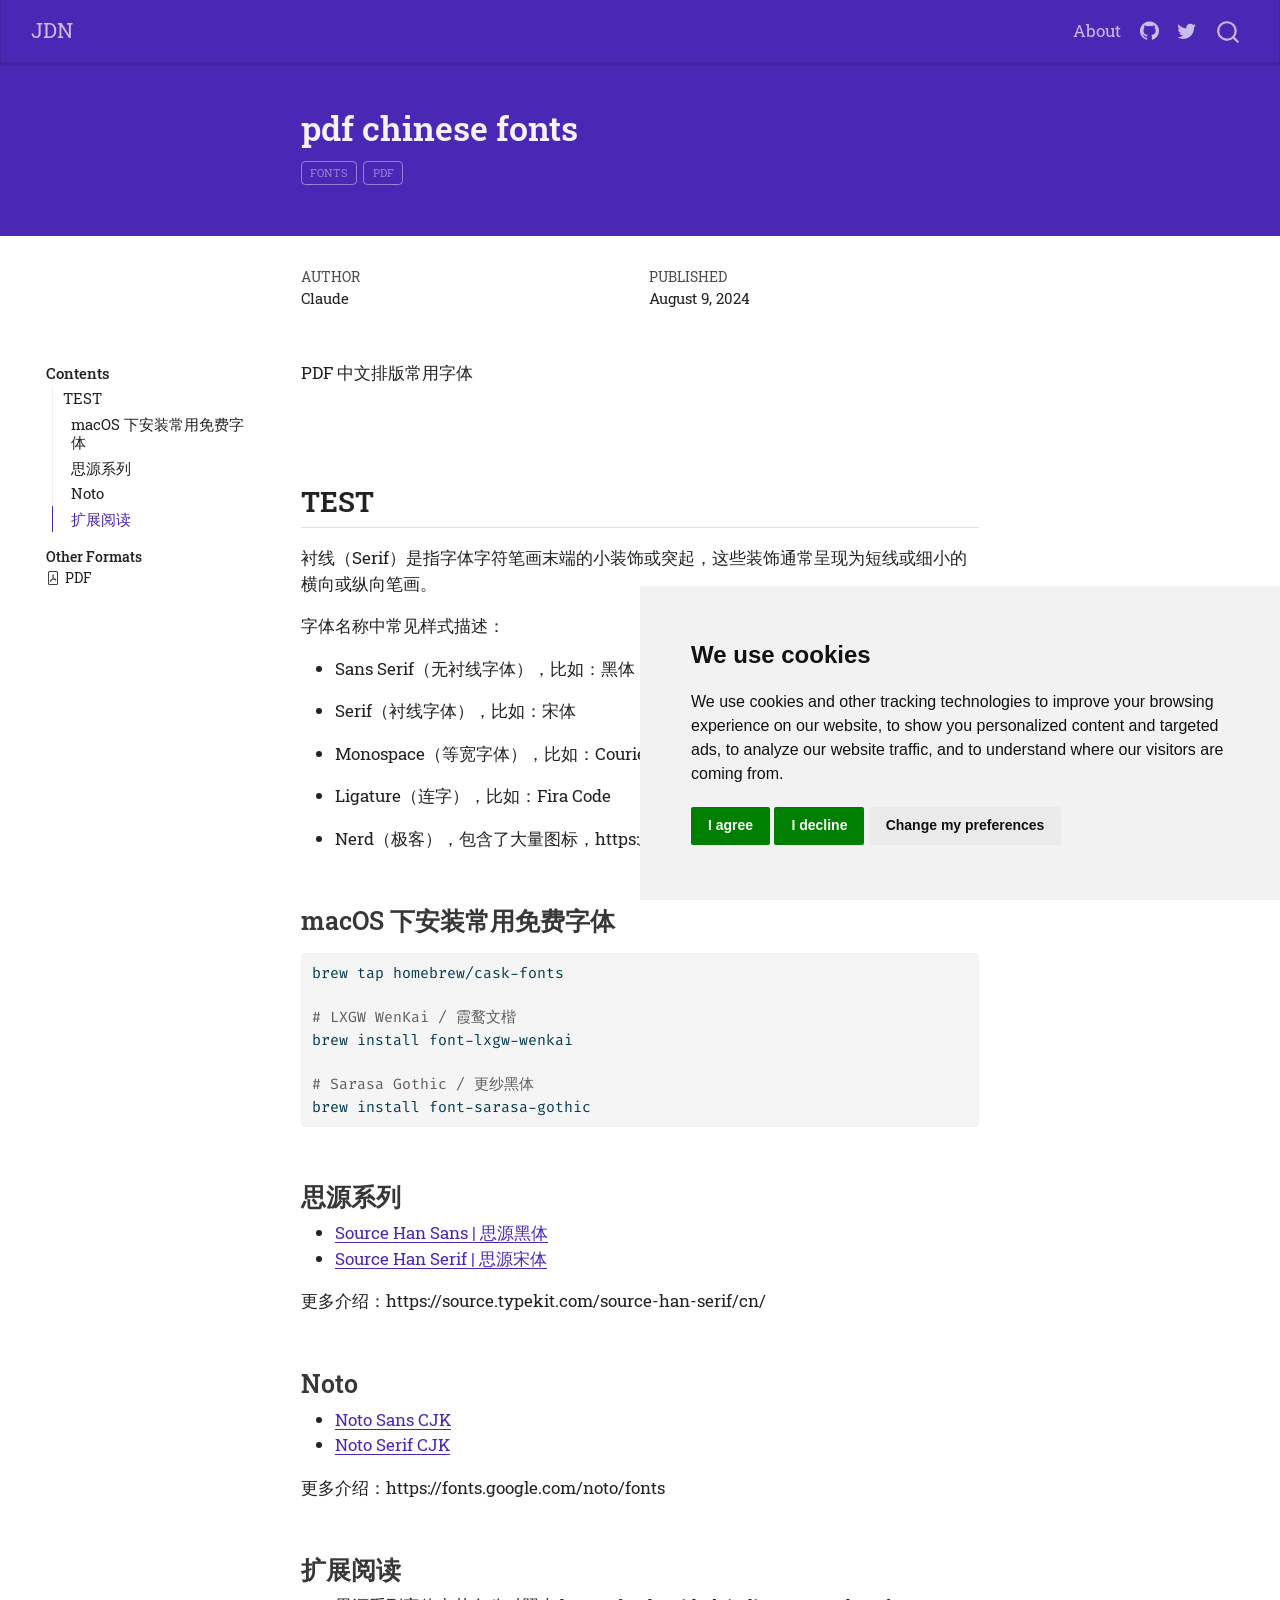
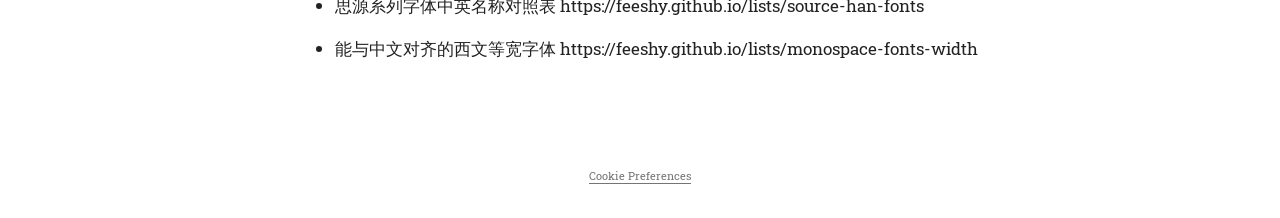
<file: posts/pdf-zh-fonts/index.html>
<!DOCTYPE html>
<html xmlns="http://www.w3.org/1999/xhtml" lang="en" xml:lang="en"><head>

<meta charset="utf-8">
<meta name="generator" content="quarto-1.5.56">

<meta name="viewport" content="width=device-width, initial-scale=1.0, user-scalable=yes">

<meta name="author" content="Claude">
<meta name="dcterms.date" content="2024-08-09">

<title>pdf chinese fonts – JDN</title>
<style>
code{white-space: pre-wrap;}
span.smallcaps{font-variant: small-caps;}
div.columns{display: flex; gap: min(4vw, 1.5em);}
div.column{flex: auto; overflow-x: auto;}
div.hanging-indent{margin-left: 1.5em; text-indent: -1.5em;}
ul.task-list{list-style: none;}
ul.task-list li input[type="checkbox"] {
  width: 0.8em;
  margin: 0 0.8em 0.2em -1em; /* quarto-specific, see https://github.com/quarto-dev/quarto-cli/issues/4556 */ 
  vertical-align: middle;
}
/* CSS for syntax highlighting */
pre > code.sourceCode { white-space: pre; position: relative; }
pre > code.sourceCode > span { line-height: 1.25; }
pre > code.sourceCode > span:empty { height: 1.2em; }
.sourceCode { overflow: visible; }
code.sourceCode > span { color: inherit; text-decoration: inherit; }
div.sourceCode { margin: 1em 0; }
pre.sourceCode { margin: 0; }
@media screen {
div.sourceCode { overflow: auto; }
}
@media print {
pre > code.sourceCode { white-space: pre-wrap; }
pre > code.sourceCode > span { display: inline-block; text-indent: -5em; padding-left: 5em; }
}
pre.numberSource code
  { counter-reset: source-line 0; }
pre.numberSource code > span
  { position: relative; left: -4em; counter-increment: source-line; }
pre.numberSource code > span > a:first-child::before
  { content: counter(source-line);
    position: relative; left: -1em; text-align: right; vertical-align: baseline;
    border: none; display: inline-block;
    -webkit-touch-callout: none; -webkit-user-select: none;
    -khtml-user-select: none; -moz-user-select: none;
    -ms-user-select: none; user-select: none;
    padding: 0 4px; width: 4em;
  }
pre.numberSource { margin-left: 3em;  padding-left: 4px; }
div.sourceCode
  {   }
@media screen {
pre > code.sourceCode > span > a:first-child::before { text-decoration: underline; }
}
</style>


<script src="../../site_libs/quarto-nav/quarto-nav.js"></script>
<script src="../../site_libs/quarto-nav/headroom.min.js"></script>
<script src="../../site_libs/clipboard/clipboard.min.js"></script>
<script src="../../site_libs/quarto-search/autocomplete.umd.js"></script>
<script src="../../site_libs/quarto-search/fuse.min.js"></script>
<script src="../../site_libs/quarto-search/quarto-search.js"></script>
<meta name="quarto:offset" content="../../">
<script src="../../site_libs/cookie-consent/cookie-consent.js"></script>
<link href="../../site_libs/cookie-consent/cookie-consent.css" rel="stylesheet">
<script src="../../site_libs/quarto-html/quarto.js"></script>
<script src="../../site_libs/quarto-html/popper.min.js"></script>
<script src="../../site_libs/quarto-html/tippy.umd.min.js"></script>
<script src="../../site_libs/quarto-html/anchor.min.js"></script>
<link href="../../site_libs/quarto-html/tippy.css" rel="stylesheet">
<link href="../../site_libs/quarto-html/quarto-syntax-highlighting.css" rel="stylesheet" id="quarto-text-highlighting-styles">
<script src="../../site_libs/bootstrap/bootstrap.min.js"></script>
<link href="../../site_libs/bootstrap/bootstrap-icons.css" rel="stylesheet">
<link href="../../site_libs/bootstrap/bootstrap.min.css" rel="stylesheet" id="quarto-bootstrap" data-mode="light">
<script id="quarto-search-options" type="application/json">{
  "location": "navbar",
  "copy-button": false,
  "collapse-after": 3,
  "panel-placement": "end",
  "type": "overlay",
  "limit": 50,
  "keyboard-shortcut": [
    "f",
    "/",
    "s"
  ],
  "show-item-context": false,
  "language": {
    "search-no-results-text": "No results",
    "search-matching-documents-text": "matching documents",
    "search-copy-link-title": "Copy link to search",
    "search-hide-matches-text": "Hide additional matches",
    "search-more-match-text": "more match in this document",
    "search-more-matches-text": "more matches in this document",
    "search-clear-button-title": "Clear",
    "search-text-placeholder": "",
    "search-detached-cancel-button-title": "Cancel",
    "search-submit-button-title": "Submit",
    "search-label": "Search"
  }
}</script>

<script type="text/javascript" charset="UTF-8">
document.addEventListener('DOMContentLoaded', function () {
cookieconsent.run({
  "notice_banner_type":"simple",
  "consent_type":"express",
  "palette":"light",
  "language":"en",
  "page_load_consent_levels":["strictly-necessary"],
  "notice_banner_reject_button_hide":false,
  "preferences_center_close_button_hide":false,
  "website_name":""
  ,
"language":"en"
  });
});
</script> 
  


</head>

<body class="floating nav-fixed">

<div id="quarto-search-results"></div>
  <header id="quarto-header" class="headroom fixed-top quarto-banner">
    <nav class="navbar navbar-expand-lg " data-bs-theme="dark">
      <div class="navbar-container container-fluid">
      <div class="navbar-brand-container mx-auto">
    <a class="navbar-brand" href="../../index.html">
    <span class="navbar-title">JDN</span>
    </a>
  </div>
            <div id="quarto-search" class="" title="Search"></div>
          <button class="navbar-toggler" type="button" data-bs-toggle="collapse" data-bs-target="#navbarCollapse" aria-controls="navbarCollapse" role="menu" aria-expanded="false" aria-label="Toggle navigation" onclick="if (window.quartoToggleHeadroom) { window.quartoToggleHeadroom(); }">
  <span class="navbar-toggler-icon"></span>
</button>
          <div class="collapse navbar-collapse" id="navbarCollapse">
            <ul class="navbar-nav navbar-nav-scroll ms-auto">
  <li class="nav-item">
    <a class="nav-link" href="../../about.html"> 
<span class="menu-text">About</span></a>
  </li>  
  <li class="nav-item compact">
    <a class="nav-link" href="https://github.com/"> <i class="bi bi-github" role="img">
</i> 
<span class="menu-text"></span></a>
  </li>  
  <li class="nav-item compact">
    <a class="nav-link" href="https://twitter.com"> <i class="bi bi-twitter" role="img">
</i> 
<span class="menu-text"></span></a>
  </li>  
</ul>
          </div> <!-- /navcollapse -->
            <div class="quarto-navbar-tools">
</div>
      </div> <!-- /container-fluid -->
    </nav>
</header>
<!-- content -->
<header id="title-block-header" class="quarto-title-block default toc-left page-columns page-full">
  <div class="quarto-title-banner page-columns page-full">
    <div class="quarto-title column-body">
      <h1 class="title">pdf chinese fonts</h1>
                                <div class="quarto-categories">
                <div class="quarto-category">fonts</div>
                <div class="quarto-category">pdf</div>
              </div>
                  </div>
  </div>
    
  
  <div class="quarto-title-meta">

      <div>
      <div class="quarto-title-meta-heading">Author</div>
      <div class="quarto-title-meta-contents">
               <p>Claude </p>
            </div>
    </div>
      
      <div>
      <div class="quarto-title-meta-heading">Published</div>
      <div class="quarto-title-meta-contents">
        <p class="date">August 9, 2024</p>
      </div>
    </div>
    
      
    </div>
    
  
  </header><div id="quarto-content" class="quarto-container page-columns page-rows-contents page-layout-article page-navbar">
<!-- sidebar -->
  <nav id="quarto-sidebar" class="sidebar collapse collapse-horizontal quarto-sidebar-collapse-item sidebar-navigation floating overflow-auto">
    <nav id="TOC" role="doc-toc" class="toc-active">
    <h2 id="toc-title">Contents</h2>
   
  <ul>
  <li><a href="#test" id="toc-test" class="nav-link active" data-scroll-target="#test">TEST</a>
  <ul class="collapse">
  <li><a href="#macos-下安装常用免费字体" id="toc-macos-下安装常用免费字体" class="nav-link" data-scroll-target="#macos-下安装常用免费字体">macOS 下安装常用免费字体</a></li>
  <li><a href="#思源系列" id="toc-思源系列" class="nav-link" data-scroll-target="#思源系列">思源系列</a></li>
  <li><a href="#noto" id="toc-noto" class="nav-link" data-scroll-target="#noto">Noto</a></li>
  <li><a href="#扩展阅读" id="toc-扩展阅读" class="nav-link" data-scroll-target="#扩展阅读">扩展阅读</a></li>
  </ul></li>
  </ul>
<div class="quarto-alternate-formats"><h2>Other Formats</h2><ul><li><a href="index.pdf"><i class="bi bi-file-pdf"></i>PDF</a></li></ul></div></nav>
</nav>
<div id="quarto-sidebar-glass" class="quarto-sidebar-collapse-item" data-bs-toggle="collapse" data-bs-target=".quarto-sidebar-collapse-item"></div>
<!-- margin-sidebar -->
    <div id="quarto-margin-sidebar" class="sidebar margin-sidebar zindex-bottom">
    </div>
<!-- main -->
<main class="content quarto-banner-title-block" id="quarto-document-content">





<p>PDF 中文排版常用字体</p>
<section id="test" class="level2">
<h2 class="anchored" data-anchor-id="test">TEST</h2>
<p>衬线（Serif）是指字体字符笔画末端的小装饰或突起，这些装饰通常呈现为短线或细小的横向或纵向笔画。</p>
<p>字体名称中常见样式描述：</p>
<ul>
<li><p>Sans Serif（无衬线字体），比如：黑体</p></li>
<li><p>Serif（衬线字体），比如：宋体</p></li>
<li><p>Monospace（等宽字体），比如：Courier New</p></li>
<li><p>Ligature（连字），比如：Fira Code</p></li>
<li><p>Nerd（极客），包含了大量图标，https://www.nerdfonts.com/</p></li>
</ul>
<section id="macos-下安装常用免费字体" class="level3">
<h3 class="anchored" data-anchor-id="macos-下安装常用免费字体">macOS 下安装常用免费字体</h3>
<div class="sourceCode" id="cb1"><pre class="sourceCode bash code-with-copy"><code class="sourceCode bash"><span id="cb1-1"><a href="#cb1-1" aria-hidden="true" tabindex="-1"></a><span class="ex">brew</span> tap homebrew/cask-fonts</span>
<span id="cb1-2"><a href="#cb1-2" aria-hidden="true" tabindex="-1"></a></span>
<span id="cb1-3"><a href="#cb1-3" aria-hidden="true" tabindex="-1"></a><span class="co"># LXGW WenKai / 霞鹜文楷</span></span>
<span id="cb1-4"><a href="#cb1-4" aria-hidden="true" tabindex="-1"></a><span class="ex">brew</span> install font-lxgw-wenkai</span>
<span id="cb1-5"><a href="#cb1-5" aria-hidden="true" tabindex="-1"></a></span>
<span id="cb1-6"><a href="#cb1-6" aria-hidden="true" tabindex="-1"></a><span class="co"># Sarasa Gothic / 更纱黑体</span></span>
<span id="cb1-7"><a href="#cb1-7" aria-hidden="true" tabindex="-1"></a><span class="ex">brew</span> install font-sarasa-gothic</span></code><button title="Copy to Clipboard" class="code-copy-button"><i class="bi"></i></button></pre></div>
</section>
<section id="思源系列" class="level3">
<h3 class="anchored" data-anchor-id="思源系列">思源系列</h3>
<ul>
<li><a href="https://github.com/adobe-fonts/source-han-sans">Source Han Sans | 思源黑体</a></li>
<li><a href="https://github.com/adobe-fonts/source-han-serif">Source Han Serif | 思源宋体</a></li>
</ul>
<p>更多介绍：https://source.typekit.com/source-han-serif/cn/</p>
</section>
<section id="noto" class="level3">
<h3 class="anchored" data-anchor-id="noto">Noto</h3>
<ul>
<li><a href="https://github.com/notofonts/noto-cjk/tree/main/Sans">Noto Sans CJK</a></li>
<li><a href="https://github.com/notofonts/noto-cjk/tree/main/Serif">Noto Serif CJK</a></li>
</ul>
<p>更多介绍：https://fonts.google.com/noto/fonts</p>
</section>
<section id="扩展阅读" class="level3">
<h3 class="anchored" data-anchor-id="扩展阅读">扩展阅读</h3>
<ul>
<li><p>思源系列字体中英名称对照表 https://feeshy.github.io/lists/source-han-fonts</p></li>
<li><p>能与中文对齐的西文等宽字体 https://feeshy.github.io/lists/monospace-fonts-width</p></li>
</ul>


</section>
</section>

</main> <!-- /main -->
<script id="quarto-html-after-body" type="application/javascript">
window.document.addEventListener("DOMContentLoaded", function (event) {
  const toggleBodyColorMode = (bsSheetEl) => {
    const mode = bsSheetEl.getAttribute("data-mode");
    const bodyEl = window.document.querySelector("body");
    if (mode === "dark") {
      bodyEl.classList.add("quarto-dark");
      bodyEl.classList.remove("quarto-light");
    } else {
      bodyEl.classList.add("quarto-light");
      bodyEl.classList.remove("quarto-dark");
    }
  }
  const toggleBodyColorPrimary = () => {
    const bsSheetEl = window.document.querySelector("link#quarto-bootstrap");
    if (bsSheetEl) {
      toggleBodyColorMode(bsSheetEl);
    }
  }
  toggleBodyColorPrimary();  
  const icon = "";
  const anchorJS = new window.AnchorJS();
  anchorJS.options = {
    placement: 'right',
    icon: icon
  };
  anchorJS.add('.anchored');
  const isCodeAnnotation = (el) => {
    for (const clz of el.classList) {
      if (clz.startsWith('code-annotation-')) {                     
        return true;
      }
    }
    return false;
  }
  const onCopySuccess = function(e) {
    // button target
    const button = e.trigger;
    // don't keep focus
    button.blur();
    // flash "checked"
    button.classList.add('code-copy-button-checked');
    var currentTitle = button.getAttribute("title");
    button.setAttribute("title", "Copied!");
    let tooltip;
    if (window.bootstrap) {
      button.setAttribute("data-bs-toggle", "tooltip");
      button.setAttribute("data-bs-placement", "left");
      button.setAttribute("data-bs-title", "Copied!");
      tooltip = new bootstrap.Tooltip(button, 
        { trigger: "manual", 
          customClass: "code-copy-button-tooltip",
          offset: [0, -8]});
      tooltip.show();    
    }
    setTimeout(function() {
      if (tooltip) {
        tooltip.hide();
        button.removeAttribute("data-bs-title");
        button.removeAttribute("data-bs-toggle");
        button.removeAttribute("data-bs-placement");
      }
      button.setAttribute("title", currentTitle);
      button.classList.remove('code-copy-button-checked');
    }, 1000);
    // clear code selection
    e.clearSelection();
  }
  const getTextToCopy = function(trigger) {
      const codeEl = trigger.previousElementSibling.cloneNode(true);
      for (const childEl of codeEl.children) {
        if (isCodeAnnotation(childEl)) {
          childEl.remove();
        }
      }
      return codeEl.innerText;
  }
  const clipboard = new window.ClipboardJS('.code-copy-button:not([data-in-quarto-modal])', {
    text: getTextToCopy
  });
  clipboard.on('success', onCopySuccess);
  if (window.document.getElementById('quarto-embedded-source-code-modal')) {
    // For code content inside modals, clipBoardJS needs to be initialized with a container option
    // TODO: Check when it could be a function (https://github.com/zenorocha/clipboard.js/issues/860)
    const clipboardModal = new window.ClipboardJS('.code-copy-button[data-in-quarto-modal]', {
      text: getTextToCopy,
      container: window.document.getElementById('quarto-embedded-source-code-modal')
    });
    clipboardModal.on('success', onCopySuccess);
  }
    var localhostRegex = new RegExp(/^(?:http|https):\/\/localhost\:?[0-9]*\//);
    var mailtoRegex = new RegExp(/^mailto:/);
      var filterRegex = new RegExp("https:\/\/justdn\.github\.io\/");
    var isInternal = (href) => {
        return filterRegex.test(href) || localhostRegex.test(href) || mailtoRegex.test(href);
    }
    // Inspect non-navigation links and adorn them if external
 	var links = window.document.querySelectorAll('a[href]:not(.nav-link):not(.navbar-brand):not(.toc-action):not(.sidebar-link):not(.sidebar-item-toggle):not(.pagination-link):not(.no-external):not([aria-hidden]):not(.dropdown-item):not(.quarto-navigation-tool):not(.about-link)');
    for (var i=0; i<links.length; i++) {
      const link = links[i];
      if (!isInternal(link.href)) {
        // undo the damage that might have been done by quarto-nav.js in the case of
        // links that we want to consider external
        if (link.dataset.originalHref !== undefined) {
          link.href = link.dataset.originalHref;
        }
      }
    }
  function tippyHover(el, contentFn, onTriggerFn, onUntriggerFn) {
    const config = {
      allowHTML: true,
      maxWidth: 500,
      delay: 100,
      arrow: false,
      appendTo: function(el) {
          return el.parentElement;
      },
      interactive: true,
      interactiveBorder: 10,
      theme: 'quarto',
      placement: 'bottom-start',
    };
    if (contentFn) {
      config.content = contentFn;
    }
    if (onTriggerFn) {
      config.onTrigger = onTriggerFn;
    }
    if (onUntriggerFn) {
      config.onUntrigger = onUntriggerFn;
    }
    window.tippy(el, config); 
  }
  const noterefs = window.document.querySelectorAll('a[role="doc-noteref"]');
  for (var i=0; i<noterefs.length; i++) {
    const ref = noterefs[i];
    tippyHover(ref, function() {
      // use id or data attribute instead here
      let href = ref.getAttribute('data-footnote-href') || ref.getAttribute('href');
      try { href = new URL(href).hash; } catch {}
      const id = href.replace(/^#\/?/, "");
      const note = window.document.getElementById(id);
      if (note) {
        return note.innerHTML;
      } else {
        return "";
      }
    });
  }
  const xrefs = window.document.querySelectorAll('a.quarto-xref');
  const processXRef = (id, note) => {
    // Strip column container classes
    const stripColumnClz = (el) => {
      el.classList.remove("page-full", "page-columns");
      if (el.children) {
        for (const child of el.children) {
          stripColumnClz(child);
        }
      }
    }
    stripColumnClz(note)
    if (id === null || id.startsWith('sec-')) {
      // Special case sections, only their first couple elements
      const container = document.createElement("div");
      if (note.children && note.children.length > 2) {
        container.appendChild(note.children[0].cloneNode(true));
        for (let i = 1; i < note.children.length; i++) {
          const child = note.children[i];
          if (child.tagName === "P" && child.innerText === "") {
            continue;
          } else {
            container.appendChild(child.cloneNode(true));
            break;
          }
        }
        if (window.Quarto?.typesetMath) {
          window.Quarto.typesetMath(container);
        }
        return container.innerHTML
      } else {
        if (window.Quarto?.typesetMath) {
          window.Quarto.typesetMath(note);
        }
        return note.innerHTML;
      }
    } else {
      // Remove any anchor links if they are present
      const anchorLink = note.querySelector('a.anchorjs-link');
      if (anchorLink) {
        anchorLink.remove();
      }
      if (window.Quarto?.typesetMath) {
        window.Quarto.typesetMath(note);
      }
      // TODO in 1.5, we should make sure this works without a callout special case
      if (note.classList.contains("callout")) {
        return note.outerHTML;
      } else {
        return note.innerHTML;
      }
    }
  }
  for (var i=0; i<xrefs.length; i++) {
    const xref = xrefs[i];
    tippyHover(xref, undefined, function(instance) {
      instance.disable();
      let url = xref.getAttribute('href');
      let hash = undefined; 
      if (url.startsWith('#')) {
        hash = url;
      } else {
        try { hash = new URL(url).hash; } catch {}
      }
      if (hash) {
        const id = hash.replace(/^#\/?/, "");
        const note = window.document.getElementById(id);
        if (note !== null) {
          try {
            const html = processXRef(id, note.cloneNode(true));
            instance.setContent(html);
          } finally {
            instance.enable();
            instance.show();
          }
        } else {
          // See if we can fetch this
          fetch(url.split('#')[0])
          .then(res => res.text())
          .then(html => {
            const parser = new DOMParser();
            const htmlDoc = parser.parseFromString(html, "text/html");
            const note = htmlDoc.getElementById(id);
            if (note !== null) {
              const html = processXRef(id, note);
              instance.setContent(html);
            } 
          }).finally(() => {
            instance.enable();
            instance.show();
          });
        }
      } else {
        // See if we can fetch a full url (with no hash to target)
        // This is a special case and we should probably do some content thinning / targeting
        fetch(url)
        .then(res => res.text())
        .then(html => {
          const parser = new DOMParser();
          const htmlDoc = parser.parseFromString(html, "text/html");
          const note = htmlDoc.querySelector('main.content');
          if (note !== null) {
            // This should only happen for chapter cross references
            // (since there is no id in the URL)
            // remove the first header
            if (note.children.length > 0 && note.children[0].tagName === "HEADER") {
              note.children[0].remove();
            }
            const html = processXRef(null, note);
            instance.setContent(html);
          } 
        }).finally(() => {
          instance.enable();
          instance.show();
        });
      }
    }, function(instance) {
    });
  }
      let selectedAnnoteEl;
      const selectorForAnnotation = ( cell, annotation) => {
        let cellAttr = 'data-code-cell="' + cell + '"';
        let lineAttr = 'data-code-annotation="' +  annotation + '"';
        const selector = 'span[' + cellAttr + '][' + lineAttr + ']';
        return selector;
      }
      const selectCodeLines = (annoteEl) => {
        const doc = window.document;
        const targetCell = annoteEl.getAttribute("data-target-cell");
        const targetAnnotation = annoteEl.getAttribute("data-target-annotation");
        const annoteSpan = window.document.querySelector(selectorForAnnotation(targetCell, targetAnnotation));
        const lines = annoteSpan.getAttribute("data-code-lines").split(",");
        const lineIds = lines.map((line) => {
          return targetCell + "-" + line;
        })
        let top = null;
        let height = null;
        let parent = null;
        if (lineIds.length > 0) {
            //compute the position of the single el (top and bottom and make a div)
            const el = window.document.getElementById(lineIds[0]);
            top = el.offsetTop;
            height = el.offsetHeight;
            parent = el.parentElement.parentElement;
          if (lineIds.length > 1) {
            const lastEl = window.document.getElementById(lineIds[lineIds.length - 1]);
            const bottom = lastEl.offsetTop + lastEl.offsetHeight;
            height = bottom - top;
          }
          if (top !== null && height !== null && parent !== null) {
            // cook up a div (if necessary) and position it 
            let div = window.document.getElementById("code-annotation-line-highlight");
            if (div === null) {
              div = window.document.createElement("div");
              div.setAttribute("id", "code-annotation-line-highlight");
              div.style.position = 'absolute';
              parent.appendChild(div);
            }
            div.style.top = top - 2 + "px";
            div.style.height = height + 4 + "px";
            div.style.left = 0;
            let gutterDiv = window.document.getElementById("code-annotation-line-highlight-gutter");
            if (gutterDiv === null) {
              gutterDiv = window.document.createElement("div");
              gutterDiv.setAttribute("id", "code-annotation-line-highlight-gutter");
              gutterDiv.style.position = 'absolute';
              const codeCell = window.document.getElementById(targetCell);
              const gutter = codeCell.querySelector('.code-annotation-gutter');
              gutter.appendChild(gutterDiv);
            }
            gutterDiv.style.top = top - 2 + "px";
            gutterDiv.style.height = height + 4 + "px";
          }
          selectedAnnoteEl = annoteEl;
        }
      };
      const unselectCodeLines = () => {
        const elementsIds = ["code-annotation-line-highlight", "code-annotation-line-highlight-gutter"];
        elementsIds.forEach((elId) => {
          const div = window.document.getElementById(elId);
          if (div) {
            div.remove();
          }
        });
        selectedAnnoteEl = undefined;
      };
        // Handle positioning of the toggle
    window.addEventListener(
      "resize",
      throttle(() => {
        elRect = undefined;
        if (selectedAnnoteEl) {
          selectCodeLines(selectedAnnoteEl);
        }
      }, 10)
    );
    function throttle(fn, ms) {
    let throttle = false;
    let timer;
      return (...args) => {
        if(!throttle) { // first call gets through
            fn.apply(this, args);
            throttle = true;
        } else { // all the others get throttled
            if(timer) clearTimeout(timer); // cancel #2
            timer = setTimeout(() => {
              fn.apply(this, args);
              timer = throttle = false;
            }, ms);
        }
      };
    }
      // Attach click handler to the DT
      const annoteDls = window.document.querySelectorAll('dt[data-target-cell]');
      for (const annoteDlNode of annoteDls) {
        annoteDlNode.addEventListener('click', (event) => {
          const clickedEl = event.target;
          if (clickedEl !== selectedAnnoteEl) {
            unselectCodeLines();
            const activeEl = window.document.querySelector('dt[data-target-cell].code-annotation-active');
            if (activeEl) {
              activeEl.classList.remove('code-annotation-active');
            }
            selectCodeLines(clickedEl);
            clickedEl.classList.add('code-annotation-active');
          } else {
            // Unselect the line
            unselectCodeLines();
            clickedEl.classList.remove('code-annotation-active');
          }
        });
      }
  const findCites = (el) => {
    const parentEl = el.parentElement;
    if (parentEl) {
      const cites = parentEl.dataset.cites;
      if (cites) {
        return {
          el,
          cites: cites.split(' ')
        };
      } else {
        return findCites(el.parentElement)
      }
    } else {
      return undefined;
    }
  };
  var bibliorefs = window.document.querySelectorAll('a[role="doc-biblioref"]');
  for (var i=0; i<bibliorefs.length; i++) {
    const ref = bibliorefs[i];
    const citeInfo = findCites(ref);
    if (citeInfo) {
      tippyHover(citeInfo.el, function() {
        var popup = window.document.createElement('div');
        citeInfo.cites.forEach(function(cite) {
          var citeDiv = window.document.createElement('div');
          citeDiv.classList.add('hanging-indent');
          citeDiv.classList.add('csl-entry');
          var biblioDiv = window.document.getElementById('ref-' + cite);
          if (biblioDiv) {
            citeDiv.innerHTML = biblioDiv.innerHTML;
          }
          popup.appendChild(citeDiv);
        });
        return popup.innerHTML;
      });
    }
  }
});
</script>
</div> <!-- /content -->
<footer class="footer">
  <div class="nav-footer">
    <div class="nav-footer-left">
      &nbsp;
    </div>   
    <div class="nav-footer-center">

<div class="cookie-consent-footer"><a href="#" id="open_preferences_center">Cookie Preferences</a></div></div>
    <div class="nav-footer-right">
      &nbsp;
    </div>
  </div>
</footer>




</body></html>
</file>
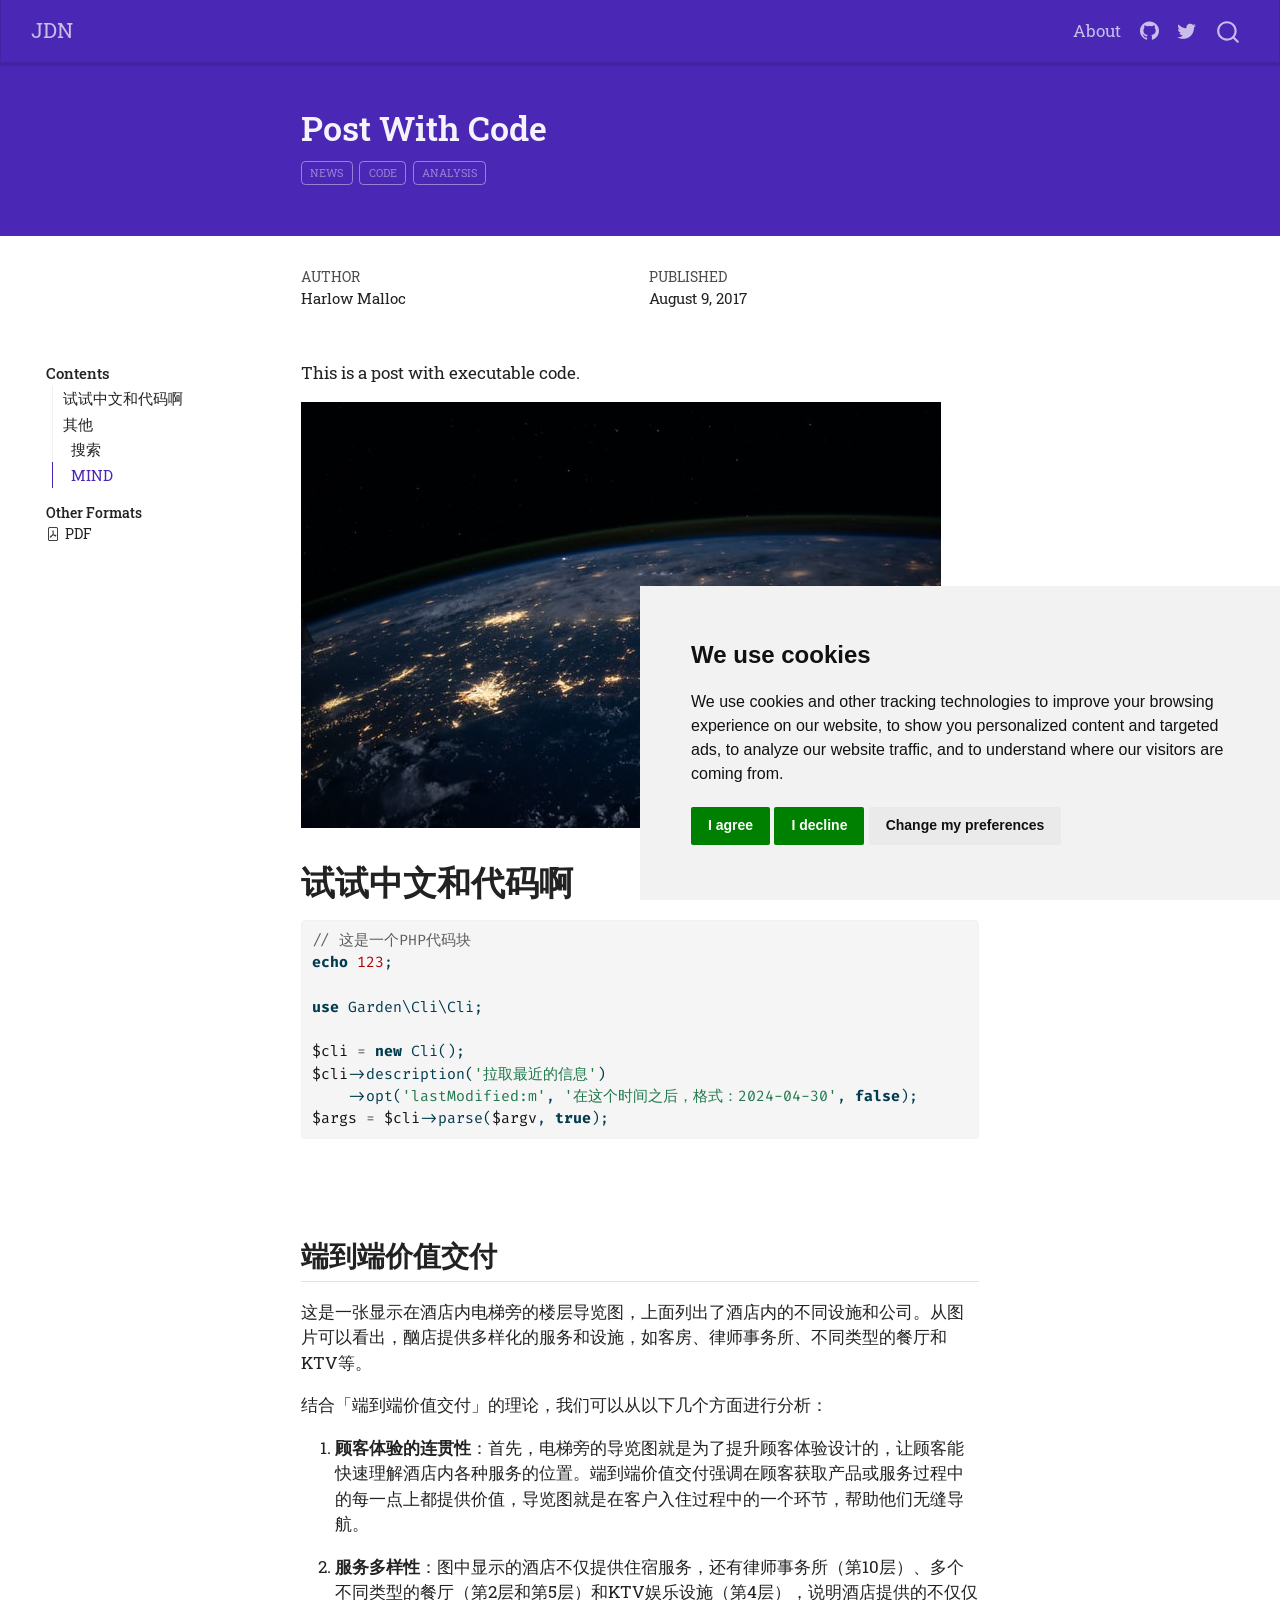
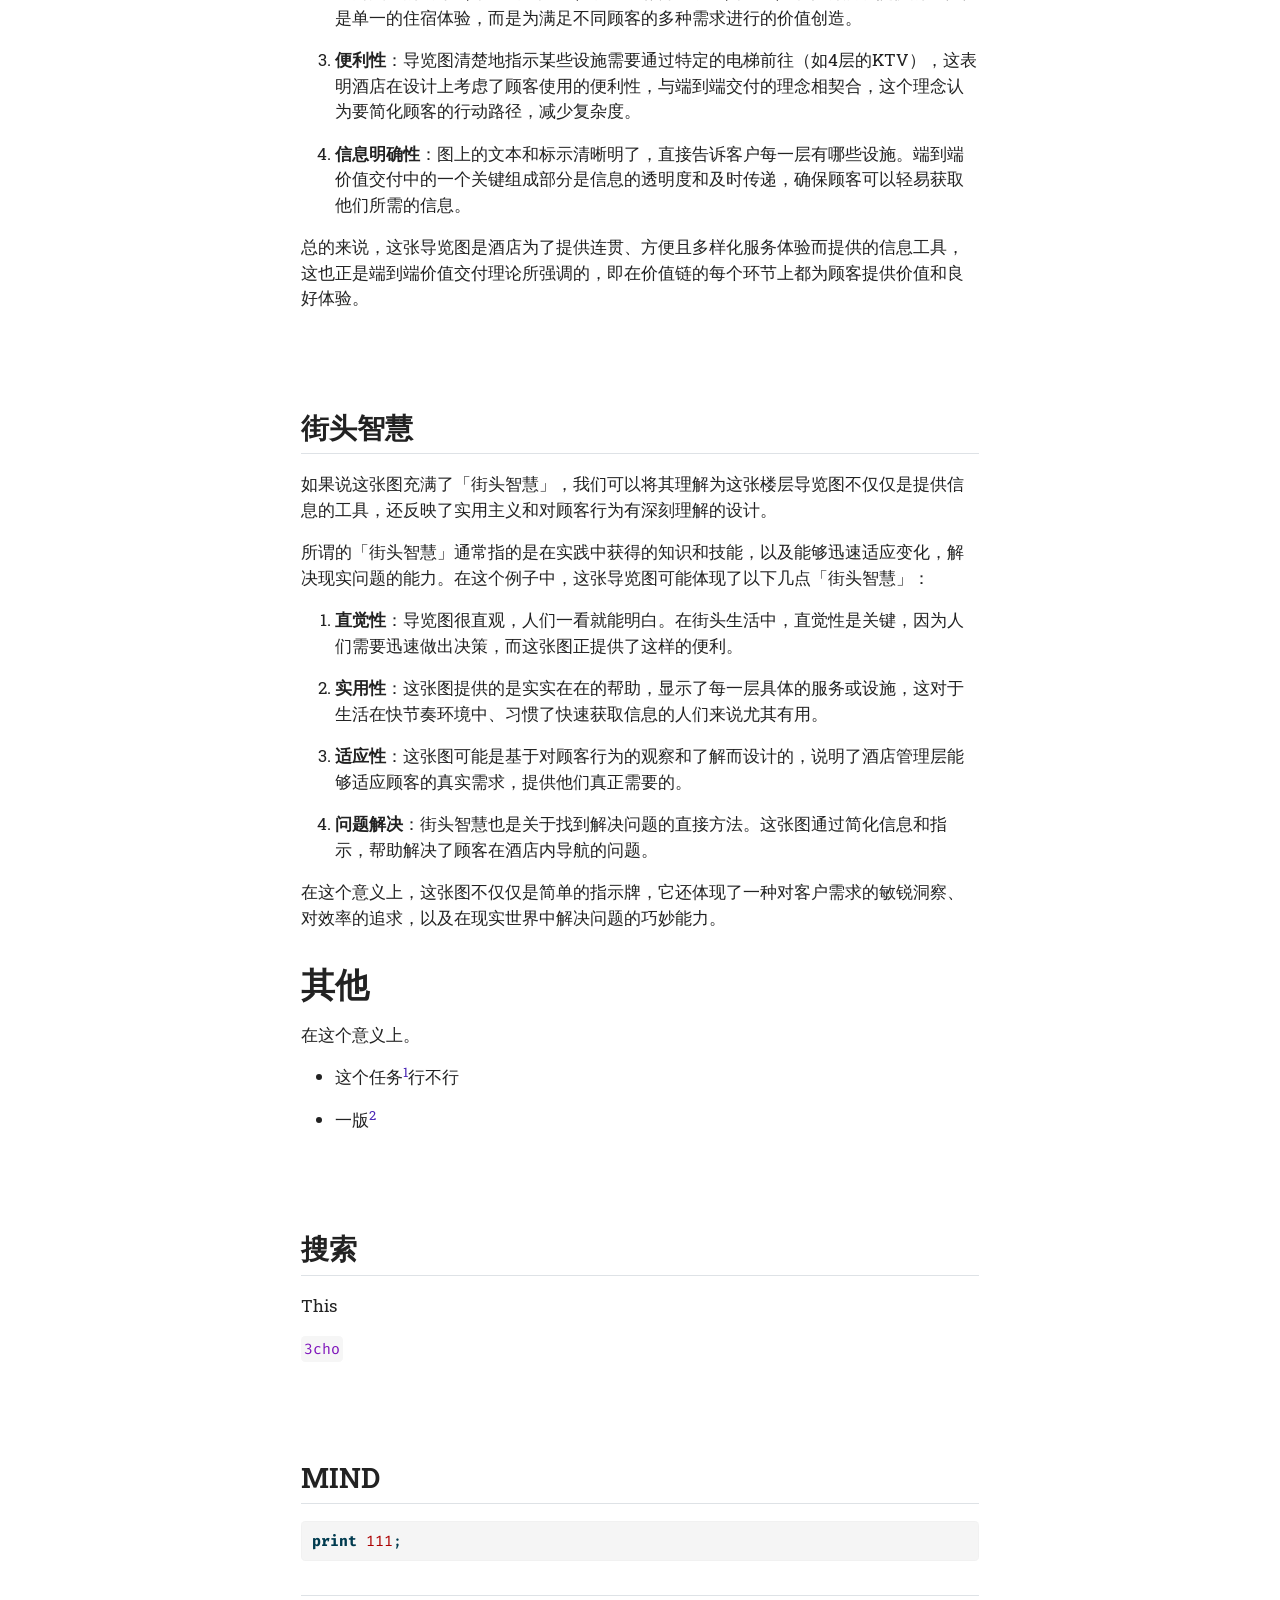
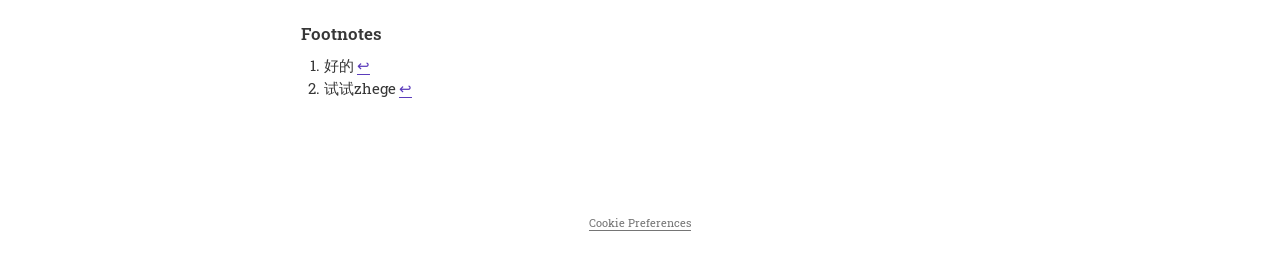
<file: posts/post-with-code/index.html>
<!DOCTYPE html>
<html xmlns="http://www.w3.org/1999/xhtml" lang="en" xml:lang="en"><head>

<meta charset="utf-8">
<meta name="generator" content="quarto-1.5.56">

<meta name="viewport" content="width=device-width, initial-scale=1.0, user-scalable=yes">

<meta name="author" content="Harlow Malloc">
<meta name="dcterms.date" content="2017-08-09">

<title>Post With Code – JDN</title>
<style>
code{white-space: pre-wrap;}
span.smallcaps{font-variant: small-caps;}
div.columns{display: flex; gap: min(4vw, 1.5em);}
div.column{flex: auto; overflow-x: auto;}
div.hanging-indent{margin-left: 1.5em; text-indent: -1.5em;}
ul.task-list{list-style: none;}
ul.task-list li input[type="checkbox"] {
  width: 0.8em;
  margin: 0 0.8em 0.2em -1em; /* quarto-specific, see https://github.com/quarto-dev/quarto-cli/issues/4556 */ 
  vertical-align: middle;
}
/* CSS for syntax highlighting */
pre > code.sourceCode { white-space: pre; position: relative; }
pre > code.sourceCode > span { line-height: 1.25; }
pre > code.sourceCode > span:empty { height: 1.2em; }
.sourceCode { overflow: visible; }
code.sourceCode > span { color: inherit; text-decoration: inherit; }
div.sourceCode { margin: 1em 0; }
pre.sourceCode { margin: 0; }
@media screen {
div.sourceCode { overflow: auto; }
}
@media print {
pre > code.sourceCode { white-space: pre-wrap; }
pre > code.sourceCode > span { display: inline-block; text-indent: -5em; padding-left: 5em; }
}
pre.numberSource code
  { counter-reset: source-line 0; }
pre.numberSource code > span
  { position: relative; left: -4em; counter-increment: source-line; }
pre.numberSource code > span > a:first-child::before
  { content: counter(source-line);
    position: relative; left: -1em; text-align: right; vertical-align: baseline;
    border: none; display: inline-block;
    -webkit-touch-callout: none; -webkit-user-select: none;
    -khtml-user-select: none; -moz-user-select: none;
    -ms-user-select: none; user-select: none;
    padding: 0 4px; width: 4em;
  }
pre.numberSource { margin-left: 3em;  padding-left: 4px; }
div.sourceCode
  {   }
@media screen {
pre > code.sourceCode > span > a:first-child::before { text-decoration: underline; }
}
</style>


<script src="../../site_libs/quarto-nav/quarto-nav.js"></script>
<script src="../../site_libs/quarto-nav/headroom.min.js"></script>
<script src="../../site_libs/clipboard/clipboard.min.js"></script>
<script src="../../site_libs/quarto-search/autocomplete.umd.js"></script>
<script src="../../site_libs/quarto-search/fuse.min.js"></script>
<script src="../../site_libs/quarto-search/quarto-search.js"></script>
<meta name="quarto:offset" content="../../">
<script src="../../site_libs/cookie-consent/cookie-consent.js"></script>
<link href="../../site_libs/cookie-consent/cookie-consent.css" rel="stylesheet">
<script src="../../site_libs/quarto-html/quarto.js"></script>
<script src="../../site_libs/quarto-html/popper.min.js"></script>
<script src="../../site_libs/quarto-html/tippy.umd.min.js"></script>
<script src="../../site_libs/quarto-html/anchor.min.js"></script>
<link href="../../site_libs/quarto-html/tippy.css" rel="stylesheet">
<link href="../../site_libs/quarto-html/quarto-syntax-highlighting.css" rel="stylesheet" id="quarto-text-highlighting-styles">
<script src="../../site_libs/bootstrap/bootstrap.min.js"></script>
<link href="../../site_libs/bootstrap/bootstrap-icons.css" rel="stylesheet">
<link href="../../site_libs/bootstrap/bootstrap.min.css" rel="stylesheet" id="quarto-bootstrap" data-mode="light">
<script id="quarto-search-options" type="application/json">{
  "location": "navbar",
  "copy-button": false,
  "collapse-after": 3,
  "panel-placement": "end",
  "type": "overlay",
  "limit": 50,
  "keyboard-shortcut": [
    "f",
    "/",
    "s"
  ],
  "show-item-context": false,
  "language": {
    "search-no-results-text": "No results",
    "search-matching-documents-text": "matching documents",
    "search-copy-link-title": "Copy link to search",
    "search-hide-matches-text": "Hide additional matches",
    "search-more-match-text": "more match in this document",
    "search-more-matches-text": "more matches in this document",
    "search-clear-button-title": "Clear",
    "search-text-placeholder": "",
    "search-detached-cancel-button-title": "Cancel",
    "search-submit-button-title": "Submit",
    "search-label": "Search"
  }
}</script>

<script type="text/javascript" charset="UTF-8">
document.addEventListener('DOMContentLoaded', function () {
cookieconsent.run({
  "notice_banner_type":"simple",
  "consent_type":"express",
  "palette":"light",
  "language":"en",
  "page_load_consent_levels":["strictly-necessary"],
  "notice_banner_reject_button_hide":false,
  "preferences_center_close_button_hide":false,
  "website_name":""
  ,
"language":"en"
  });
});
</script> 
  


</head>

<body class="floating nav-fixed">

<div id="quarto-search-results"></div>
  <header id="quarto-header" class="headroom fixed-top quarto-banner">
    <nav class="navbar navbar-expand-lg " data-bs-theme="dark">
      <div class="navbar-container container-fluid">
      <div class="navbar-brand-container mx-auto">
    <a class="navbar-brand" href="../../index.html">
    <span class="navbar-title">JDN</span>
    </a>
  </div>
            <div id="quarto-search" class="" title="Search"></div>
          <button class="navbar-toggler" type="button" data-bs-toggle="collapse" data-bs-target="#navbarCollapse" aria-controls="navbarCollapse" role="menu" aria-expanded="false" aria-label="Toggle navigation" onclick="if (window.quartoToggleHeadroom) { window.quartoToggleHeadroom(); }">
  <span class="navbar-toggler-icon"></span>
</button>
          <div class="collapse navbar-collapse" id="navbarCollapse">
            <ul class="navbar-nav navbar-nav-scroll ms-auto">
  <li class="nav-item">
    <a class="nav-link" href="../../about.html"> 
<span class="menu-text">About</span></a>
  </li>  
  <li class="nav-item compact">
    <a class="nav-link" href="https://github.com/"> <i class="bi bi-github" role="img">
</i> 
<span class="menu-text"></span></a>
  </li>  
  <li class="nav-item compact">
    <a class="nav-link" href="https://twitter.com"> <i class="bi bi-twitter" role="img">
</i> 
<span class="menu-text"></span></a>
  </li>  
</ul>
          </div> <!-- /navcollapse -->
            <div class="quarto-navbar-tools">
</div>
      </div> <!-- /container-fluid -->
    </nav>
</header>
<!-- content -->
<header id="title-block-header" class="quarto-title-block default toc-left page-columns page-full">
  <div class="quarto-title-banner page-columns page-full">
    <div class="quarto-title column-body">
      <h1 class="title">Post With Code</h1>
                                <div class="quarto-categories">
                <div class="quarto-category">news</div>
                <div class="quarto-category">code</div>
                <div class="quarto-category">analysis</div>
              </div>
                  </div>
  </div>
    
  
  <div class="quarto-title-meta">

      <div>
      <div class="quarto-title-meta-heading">Author</div>
      <div class="quarto-title-meta-contents">
               <p>Harlow Malloc </p>
            </div>
    </div>
      
      <div>
      <div class="quarto-title-meta-heading">Published</div>
      <div class="quarto-title-meta-contents">
        <p class="date">August 9, 2017</p>
      </div>
    </div>
    
      
    </div>
    
  
  </header><div id="quarto-content" class="quarto-container page-columns page-rows-contents page-layout-article page-navbar">
<!-- sidebar -->
  <nav id="quarto-sidebar" class="sidebar collapse collapse-horizontal quarto-sidebar-collapse-item sidebar-navigation floating overflow-auto">
    <nav id="TOC" role="doc-toc" class="toc-active">
    <h2 id="toc-title">Contents</h2>
   
  <ul>
  <li><a href="#试试中文和代码啊" id="toc-试试中文和代码啊" class="nav-link active" data-scroll-target="#试试中文和代码啊">试试中文和代码啊</a>
  <ul class="collapse">
  <li><a href="#端到端价值交付" id="toc-端到端价值交付" class="nav-link" data-scroll-target="#端到端价值交付">端到端价值交付</a></li>
  <li><a href="#街头智慧" id="toc-街头智慧" class="nav-link" data-scroll-target="#街头智慧">街头智慧</a></li>
  </ul></li>
  <li><a href="#其他" id="toc-其他" class="nav-link" data-scroll-target="#其他">其他</a>
  <ul class="collapse">
  <li><a href="#搜索" id="toc-搜索" class="nav-link" data-scroll-target="#搜索">搜索</a></li>
  <li><a href="#mind" id="toc-mind" class="nav-link" data-scroll-target="#mind">MIND</a></li>
  </ul></li>
  </ul>
<div class="quarto-alternate-formats"><h2>Other Formats</h2><ul><li><a href="index.pdf"><i class="bi bi-file-pdf"></i>PDF</a></li></ul></div></nav>
</nav>
<div id="quarto-sidebar-glass" class="quarto-sidebar-collapse-item" data-bs-toggle="collapse" data-bs-target=".quarto-sidebar-collapse-item"></div>
<!-- margin-sidebar -->
    <div id="quarto-margin-sidebar" class="sidebar margin-sidebar zindex-bottom">
    </div>
<!-- main -->
<main class="content quarto-banner-title-block" id="quarto-document-content">





<p>This is a post with executable code.</p>
<p><img src="image.jpg" class="img-fluid"></p>
<section id="试试中文和代码啊" class="level1">
<h1>试试中文和代码啊</h1>
<div class="sourceCode" id="cb1"><pre class="sourceCode php code-with-copy"><code class="sourceCode php"><span id="cb1-1"><a href="#cb1-1" aria-hidden="true" tabindex="-1"></a><span class="co">// 这是一个PHP代码块</span></span>
<span id="cb1-2"><a href="#cb1-2" aria-hidden="true" tabindex="-1"></a><span class="kw">echo</span> <span class="dv">123</span><span class="ot">;</span></span>
<span id="cb1-3"><a href="#cb1-3" aria-hidden="true" tabindex="-1"></a></span>
<span id="cb1-4"><a href="#cb1-4" aria-hidden="true" tabindex="-1"></a><span class="kw">use</span> Garden\Cli\Cli<span class="ot">;</span></span>
<span id="cb1-5"><a href="#cb1-5" aria-hidden="true" tabindex="-1"></a></span>
<span id="cb1-6"><a href="#cb1-6" aria-hidden="true" tabindex="-1"></a><span class="va">$cli</span> <span class="op">=</span> <span class="kw">new</span> Cli()<span class="ot">;</span></span>
<span id="cb1-7"><a href="#cb1-7" aria-hidden="true" tabindex="-1"></a><span class="va">$cli</span>-&gt;description(<span class="st">'拉取最近的信息'</span>)</span>
<span id="cb1-8"><a href="#cb1-8" aria-hidden="true" tabindex="-1"></a>    -&gt;opt(<span class="st">'lastModified:m'</span><span class="ot">,</span> <span class="st">'在这个时间之后，格式：2024-04-30'</span><span class="ot">,</span> <span class="kw">false</span>)<span class="ot">;</span></span>
<span id="cb1-9"><a href="#cb1-9" aria-hidden="true" tabindex="-1"></a><span class="va">$args</span> <span class="op">=</span> <span class="va">$cli</span>-&gt;parse(<span class="va">$argv</span><span class="ot">,</span> <span class="kw">true</span>)<span class="ot">;</span></span></code><button title="Copy to Clipboard" class="code-copy-button"><i class="bi"></i></button></pre></div>
<section id="端到端价值交付" class="level2">
<h2 class="anchored" data-anchor-id="端到端价值交付">端到端价值交付</h2>
<p>这是一张显示在酒店内电梯旁的楼层导览图，上面列出了酒店内的不同设施和公司。从图片可以看出，酗店提供多样化的服务和设施，如客房、律师事务所、不同类型的餐厅和KTV等。</p>
<p>结合「端到端价值交付」的理论，我们可以从以下几个方面进行分析：</p>
<ol type="1">
<li><p><strong>顾客体验的连贯性</strong>：首先，电梯旁的导览图就是为了提升顾客体验设计的，让顾客能快速理解酒店内各种服务的位置。端到端价值交付强调在顾客获取产品或服务过程中的每一点上都提供价值，导览图就是在客户入住过程中的一个环节，帮助他们无缝导航。</p></li>
<li><p><strong>服务多样性</strong>：图中显示的酒店不仅提供住宿服务，还有律师事务所（第10层）、多个不同类型的餐厅（第2层和第5层）和KTV娱乐设施（第4层），说明酒店提供的不仅仅是单一的住宿体验，而是为满足不同顾客的多种需求进行的价值创造。</p></li>
<li><p><strong>便利性</strong>：导览图清楚地指示某些设施需要通过特定的电梯前往（如4层的KTV），这表明酒店在设计上考虑了顾客使用的便利性，与端到端交付的理念相契合，这个理念认为要简化顾客的行动路径，减少复杂度。</p></li>
<li><p><strong>信息明确性</strong>：图上的文本和标示清晰明了，直接告诉客户每一层有哪些设施。端到端价值交付中的一个关键组成部分是信息的透明度和及时传递，确保顾客可以轻易获取他们所需的信息。</p></li>
</ol>
<p>总的来说，这张导览图是酒店为了提供连贯、方便且多样化服务体验而提供的信息工具，这也正是端到端价值交付理论所强调的，即在价值链的每个环节上都为顾客提供价值和良好体验。</p>
</section>
<section id="街头智慧" class="level2">
<h2 class="anchored" data-anchor-id="街头智慧">街头智慧</h2>
<p>如果说这张图充满了「街头智慧」，我们可以将其理解为这张楼层导览图不仅仅是提供信息的工具，还反映了实用主义和对顾客行为有深刻理解的设计。</p>
<p>所谓的「街头智慧」通常指的是在实践中获得的知识和技能，以及能够迅速适应变化，解决现实问题的能力。在这个例子中，这张导览图可能体现了以下几点「街头智慧」：</p>
<ol type="1">
<li><p><strong>直觉性</strong>：导览图很直观，人们一看就能明白。在街头生活中，直觉性是关键，因为人们需要迅速做出决策，而这张图正提供了这样的便利。</p></li>
<li><p><strong>实用性</strong>：这张图提供的是实实在在的帮助，显示了每一层具体的服务或设施，这对于生活在快节奏环境中、习惯了快速获取信息的人们来说尤其有用。</p></li>
<li><p><strong>适应性</strong>：这张图可能是基于对顾客行为的观察和了解而设计的，说明了酒店管理层能够适应顾客的真实需求，提供他们真正需要的。</p></li>
<li><p><strong>问题解决</strong>：街头智慧也是关于找到解决问题的直接方法。这张图通过简化信息和指示，帮助解决了顾客在酒店内导航的问题。</p></li>
</ol>
<p>在这个意义上，这张图不仅仅是简单的指示牌，它还体现了一种对客户需求的敏锐洞察、对效率的追求，以及在现实世界中解决问题的巧妙能力。</p>
</section>
</section>
<section id="其他" class="level1">
<h1>其他</h1>
<p>在这个意义上。</p>
<ul>
<li><p>这个任务<a href="#fn1" class="footnote-ref" id="fnref1" role="doc-noteref"><sup>1</sup></a>行不行</p></li>
<li><p>一版<a href="#fn2" class="footnote-ref" id="fnref2" role="doc-noteref"><sup>2</sup></a></p></li>
</ul>
<!--# 说啥呢 -->
<section id="搜索" class="level2">
<h2 class="anchored" data-anchor-id="搜索">搜索</h2>
<p>This</p>
<p><code>3cho</code></p>
</section>
<section id="mind" class="level2">
<h2 class="anchored" data-anchor-id="mind">MIND</h2>
<div class="sourceCode" id="cb2"><pre class="sourceCode php code-with-copy"><code class="sourceCode php"><span id="cb2-1"><a href="#cb2-1" aria-hidden="true" tabindex="-1"></a><span class="kw">print</span> <span class="dv">111</span><span class="ot">;</span></span></code><button title="Copy to Clipboard" class="code-copy-button"><i class="bi"></i></button></pre></div>


</section>
</section>


<div id="quarto-appendix" class="default"><section id="footnotes" class="footnotes footnotes-end-of-document" role="doc-endnotes"><h2 class="anchored quarto-appendix-heading">Footnotes</h2>

<ol>
<li id="fn1"><p>好的<a href="#fnref1" class="footnote-back" role="doc-backlink">↩︎</a></p></li>
<li id="fn2"><p>试试zhege<a href="#fnref2" class="footnote-back" role="doc-backlink">↩︎</a></p></li>
</ol>
</section></div></main> <!-- /main -->
<script id="quarto-html-after-body" type="application/javascript">
window.document.addEventListener("DOMContentLoaded", function (event) {
  const toggleBodyColorMode = (bsSheetEl) => {
    const mode = bsSheetEl.getAttribute("data-mode");
    const bodyEl = window.document.querySelector("body");
    if (mode === "dark") {
      bodyEl.classList.add("quarto-dark");
      bodyEl.classList.remove("quarto-light");
    } else {
      bodyEl.classList.add("quarto-light");
      bodyEl.classList.remove("quarto-dark");
    }
  }
  const toggleBodyColorPrimary = () => {
    const bsSheetEl = window.document.querySelector("link#quarto-bootstrap");
    if (bsSheetEl) {
      toggleBodyColorMode(bsSheetEl);
    }
  }
  toggleBodyColorPrimary();  
  const icon = "";
  const anchorJS = new window.AnchorJS();
  anchorJS.options = {
    placement: 'right',
    icon: icon
  };
  anchorJS.add('.anchored');
  const isCodeAnnotation = (el) => {
    for (const clz of el.classList) {
      if (clz.startsWith('code-annotation-')) {                     
        return true;
      }
    }
    return false;
  }
  const onCopySuccess = function(e) {
    // button target
    const button = e.trigger;
    // don't keep focus
    button.blur();
    // flash "checked"
    button.classList.add('code-copy-button-checked');
    var currentTitle = button.getAttribute("title");
    button.setAttribute("title", "Copied!");
    let tooltip;
    if (window.bootstrap) {
      button.setAttribute("data-bs-toggle", "tooltip");
      button.setAttribute("data-bs-placement", "left");
      button.setAttribute("data-bs-title", "Copied!");
      tooltip = new bootstrap.Tooltip(button, 
        { trigger: "manual", 
          customClass: "code-copy-button-tooltip",
          offset: [0, -8]});
      tooltip.show();    
    }
    setTimeout(function() {
      if (tooltip) {
        tooltip.hide();
        button.removeAttribute("data-bs-title");
        button.removeAttribute("data-bs-toggle");
        button.removeAttribute("data-bs-placement");
      }
      button.setAttribute("title", currentTitle);
      button.classList.remove('code-copy-button-checked');
    }, 1000);
    // clear code selection
    e.clearSelection();
  }
  const getTextToCopy = function(trigger) {
      const codeEl = trigger.previousElementSibling.cloneNode(true);
      for (const childEl of codeEl.children) {
        if (isCodeAnnotation(childEl)) {
          childEl.remove();
        }
      }
      return codeEl.innerText;
  }
  const clipboard = new window.ClipboardJS('.code-copy-button:not([data-in-quarto-modal])', {
    text: getTextToCopy
  });
  clipboard.on('success', onCopySuccess);
  if (window.document.getElementById('quarto-embedded-source-code-modal')) {
    // For code content inside modals, clipBoardJS needs to be initialized with a container option
    // TODO: Check when it could be a function (https://github.com/zenorocha/clipboard.js/issues/860)
    const clipboardModal = new window.ClipboardJS('.code-copy-button[data-in-quarto-modal]', {
      text: getTextToCopy,
      container: window.document.getElementById('quarto-embedded-source-code-modal')
    });
    clipboardModal.on('success', onCopySuccess);
  }
    var localhostRegex = new RegExp(/^(?:http|https):\/\/localhost\:?[0-9]*\//);
    var mailtoRegex = new RegExp(/^mailto:/);
      var filterRegex = new RegExp("https:\/\/justdn\.github\.io\/");
    var isInternal = (href) => {
        return filterRegex.test(href) || localhostRegex.test(href) || mailtoRegex.test(href);
    }
    // Inspect non-navigation links and adorn them if external
 	var links = window.document.querySelectorAll('a[href]:not(.nav-link):not(.navbar-brand):not(.toc-action):not(.sidebar-link):not(.sidebar-item-toggle):not(.pagination-link):not(.no-external):not([aria-hidden]):not(.dropdown-item):not(.quarto-navigation-tool):not(.about-link)');
    for (var i=0; i<links.length; i++) {
      const link = links[i];
      if (!isInternal(link.href)) {
        // undo the damage that might have been done by quarto-nav.js in the case of
        // links that we want to consider external
        if (link.dataset.originalHref !== undefined) {
          link.href = link.dataset.originalHref;
        }
      }
    }
  function tippyHover(el, contentFn, onTriggerFn, onUntriggerFn) {
    const config = {
      allowHTML: true,
      maxWidth: 500,
      delay: 100,
      arrow: false,
      appendTo: function(el) {
          return el.parentElement;
      },
      interactive: true,
      interactiveBorder: 10,
      theme: 'quarto',
      placement: 'bottom-start',
    };
    if (contentFn) {
      config.content = contentFn;
    }
    if (onTriggerFn) {
      config.onTrigger = onTriggerFn;
    }
    if (onUntriggerFn) {
      config.onUntrigger = onUntriggerFn;
    }
    window.tippy(el, config); 
  }
  const noterefs = window.document.querySelectorAll('a[role="doc-noteref"]');
  for (var i=0; i<noterefs.length; i++) {
    const ref = noterefs[i];
    tippyHover(ref, function() {
      // use id or data attribute instead here
      let href = ref.getAttribute('data-footnote-href') || ref.getAttribute('href');
      try { href = new URL(href).hash; } catch {}
      const id = href.replace(/^#\/?/, "");
      const note = window.document.getElementById(id);
      if (note) {
        return note.innerHTML;
      } else {
        return "";
      }
    });
  }
  const xrefs = window.document.querySelectorAll('a.quarto-xref');
  const processXRef = (id, note) => {
    // Strip column container classes
    const stripColumnClz = (el) => {
      el.classList.remove("page-full", "page-columns");
      if (el.children) {
        for (const child of el.children) {
          stripColumnClz(child);
        }
      }
    }
    stripColumnClz(note)
    if (id === null || id.startsWith('sec-')) {
      // Special case sections, only their first couple elements
      const container = document.createElement("div");
      if (note.children && note.children.length > 2) {
        container.appendChild(note.children[0].cloneNode(true));
        for (let i = 1; i < note.children.length; i++) {
          const child = note.children[i];
          if (child.tagName === "P" && child.innerText === "") {
            continue;
          } else {
            container.appendChild(child.cloneNode(true));
            break;
          }
        }
        if (window.Quarto?.typesetMath) {
          window.Quarto.typesetMath(container);
        }
        return container.innerHTML
      } else {
        if (window.Quarto?.typesetMath) {
          window.Quarto.typesetMath(note);
        }
        return note.innerHTML;
      }
    } else {
      // Remove any anchor links if they are present
      const anchorLink = note.querySelector('a.anchorjs-link');
      if (anchorLink) {
        anchorLink.remove();
      }
      if (window.Quarto?.typesetMath) {
        window.Quarto.typesetMath(note);
      }
      // TODO in 1.5, we should make sure this works without a callout special case
      if (note.classList.contains("callout")) {
        return note.outerHTML;
      } else {
        return note.innerHTML;
      }
    }
  }
  for (var i=0; i<xrefs.length; i++) {
    const xref = xrefs[i];
    tippyHover(xref, undefined, function(instance) {
      instance.disable();
      let url = xref.getAttribute('href');
      let hash = undefined; 
      if (url.startsWith('#')) {
        hash = url;
      } else {
        try { hash = new URL(url).hash; } catch {}
      }
      if (hash) {
        const id = hash.replace(/^#\/?/, "");
        const note = window.document.getElementById(id);
        if (note !== null) {
          try {
            const html = processXRef(id, note.cloneNode(true));
            instance.setContent(html);
          } finally {
            instance.enable();
            instance.show();
          }
        } else {
          // See if we can fetch this
          fetch(url.split('#')[0])
          .then(res => res.text())
          .then(html => {
            const parser = new DOMParser();
            const htmlDoc = parser.parseFromString(html, "text/html");
            const note = htmlDoc.getElementById(id);
            if (note !== null) {
              const html = processXRef(id, note);
              instance.setContent(html);
            } 
          }).finally(() => {
            instance.enable();
            instance.show();
          });
        }
      } else {
        // See if we can fetch a full url (with no hash to target)
        // This is a special case and we should probably do some content thinning / targeting
        fetch(url)
        .then(res => res.text())
        .then(html => {
          const parser = new DOMParser();
          const htmlDoc = parser.parseFromString(html, "text/html");
          const note = htmlDoc.querySelector('main.content');
          if (note !== null) {
            // This should only happen for chapter cross references
            // (since there is no id in the URL)
            // remove the first header
            if (note.children.length > 0 && note.children[0].tagName === "HEADER") {
              note.children[0].remove();
            }
            const html = processXRef(null, note);
            instance.setContent(html);
          } 
        }).finally(() => {
          instance.enable();
          instance.show();
        });
      }
    }, function(instance) {
    });
  }
      let selectedAnnoteEl;
      const selectorForAnnotation = ( cell, annotation) => {
        let cellAttr = 'data-code-cell="' + cell + '"';
        let lineAttr = 'data-code-annotation="' +  annotation + '"';
        const selector = 'span[' + cellAttr + '][' + lineAttr + ']';
        return selector;
      }
      const selectCodeLines = (annoteEl) => {
        const doc = window.document;
        const targetCell = annoteEl.getAttribute("data-target-cell");
        const targetAnnotation = annoteEl.getAttribute("data-target-annotation");
        const annoteSpan = window.document.querySelector(selectorForAnnotation(targetCell, targetAnnotation));
        const lines = annoteSpan.getAttribute("data-code-lines").split(",");
        const lineIds = lines.map((line) => {
          return targetCell + "-" + line;
        })
        let top = null;
        let height = null;
        let parent = null;
        if (lineIds.length > 0) {
            //compute the position of the single el (top and bottom and make a div)
            const el = window.document.getElementById(lineIds[0]);
            top = el.offsetTop;
            height = el.offsetHeight;
            parent = el.parentElement.parentElement;
          if (lineIds.length > 1) {
            const lastEl = window.document.getElementById(lineIds[lineIds.length - 1]);
            const bottom = lastEl.offsetTop + lastEl.offsetHeight;
            height = bottom - top;
          }
          if (top !== null && height !== null && parent !== null) {
            // cook up a div (if necessary) and position it 
            let div = window.document.getElementById("code-annotation-line-highlight");
            if (div === null) {
              div = window.document.createElement("div");
              div.setAttribute("id", "code-annotation-line-highlight");
              div.style.position = 'absolute';
              parent.appendChild(div);
            }
            div.style.top = top - 2 + "px";
            div.style.height = height + 4 + "px";
            div.style.left = 0;
            let gutterDiv = window.document.getElementById("code-annotation-line-highlight-gutter");
            if (gutterDiv === null) {
              gutterDiv = window.document.createElement("div");
              gutterDiv.setAttribute("id", "code-annotation-line-highlight-gutter");
              gutterDiv.style.position = 'absolute';
              const codeCell = window.document.getElementById(targetCell);
              const gutter = codeCell.querySelector('.code-annotation-gutter');
              gutter.appendChild(gutterDiv);
            }
            gutterDiv.style.top = top - 2 + "px";
            gutterDiv.style.height = height + 4 + "px";
          }
          selectedAnnoteEl = annoteEl;
        }
      };
      const unselectCodeLines = () => {
        const elementsIds = ["code-annotation-line-highlight", "code-annotation-line-highlight-gutter"];
        elementsIds.forEach((elId) => {
          const div = window.document.getElementById(elId);
          if (div) {
            div.remove();
          }
        });
        selectedAnnoteEl = undefined;
      };
        // Handle positioning of the toggle
    window.addEventListener(
      "resize",
      throttle(() => {
        elRect = undefined;
        if (selectedAnnoteEl) {
          selectCodeLines(selectedAnnoteEl);
        }
      }, 10)
    );
    function throttle(fn, ms) {
    let throttle = false;
    let timer;
      return (...args) => {
        if(!throttle) { // first call gets through
            fn.apply(this, args);
            throttle = true;
        } else { // all the others get throttled
            if(timer) clearTimeout(timer); // cancel #2
            timer = setTimeout(() => {
              fn.apply(this, args);
              timer = throttle = false;
            }, ms);
        }
      };
    }
      // Attach click handler to the DT
      const annoteDls = window.document.querySelectorAll('dt[data-target-cell]');
      for (const annoteDlNode of annoteDls) {
        annoteDlNode.addEventListener('click', (event) => {
          const clickedEl = event.target;
          if (clickedEl !== selectedAnnoteEl) {
            unselectCodeLines();
            const activeEl = window.document.querySelector('dt[data-target-cell].code-annotation-active');
            if (activeEl) {
              activeEl.classList.remove('code-annotation-active');
            }
            selectCodeLines(clickedEl);
            clickedEl.classList.add('code-annotation-active');
          } else {
            // Unselect the line
            unselectCodeLines();
            clickedEl.classList.remove('code-annotation-active');
          }
        });
      }
  const findCites = (el) => {
    const parentEl = el.parentElement;
    if (parentEl) {
      const cites = parentEl.dataset.cites;
      if (cites) {
        return {
          el,
          cites: cites.split(' ')
        };
      } else {
        return findCites(el.parentElement)
      }
    } else {
      return undefined;
    }
  };
  var bibliorefs = window.document.querySelectorAll('a[role="doc-biblioref"]');
  for (var i=0; i<bibliorefs.length; i++) {
    const ref = bibliorefs[i];
    const citeInfo = findCites(ref);
    if (citeInfo) {
      tippyHover(citeInfo.el, function() {
        var popup = window.document.createElement('div');
        citeInfo.cites.forEach(function(cite) {
          var citeDiv = window.document.createElement('div');
          citeDiv.classList.add('hanging-indent');
          citeDiv.classList.add('csl-entry');
          var biblioDiv = window.document.getElementById('ref-' + cite);
          if (biblioDiv) {
            citeDiv.innerHTML = biblioDiv.innerHTML;
          }
          popup.appendChild(citeDiv);
        });
        return popup.innerHTML;
      });
    }
  }
});
</script>
</div> <!-- /content -->
<footer class="footer">
  <div class="nav-footer">
    <div class="nav-footer-left">
      &nbsp;
    </div>   
    <div class="nav-footer-center">

<div class="cookie-consent-footer"><a href="#" id="open_preferences_center">Cookie Preferences</a></div></div>
    <div class="nav-footer-right">
      &nbsp;
    </div>
  </div>
</footer>




</body></html>
</file>
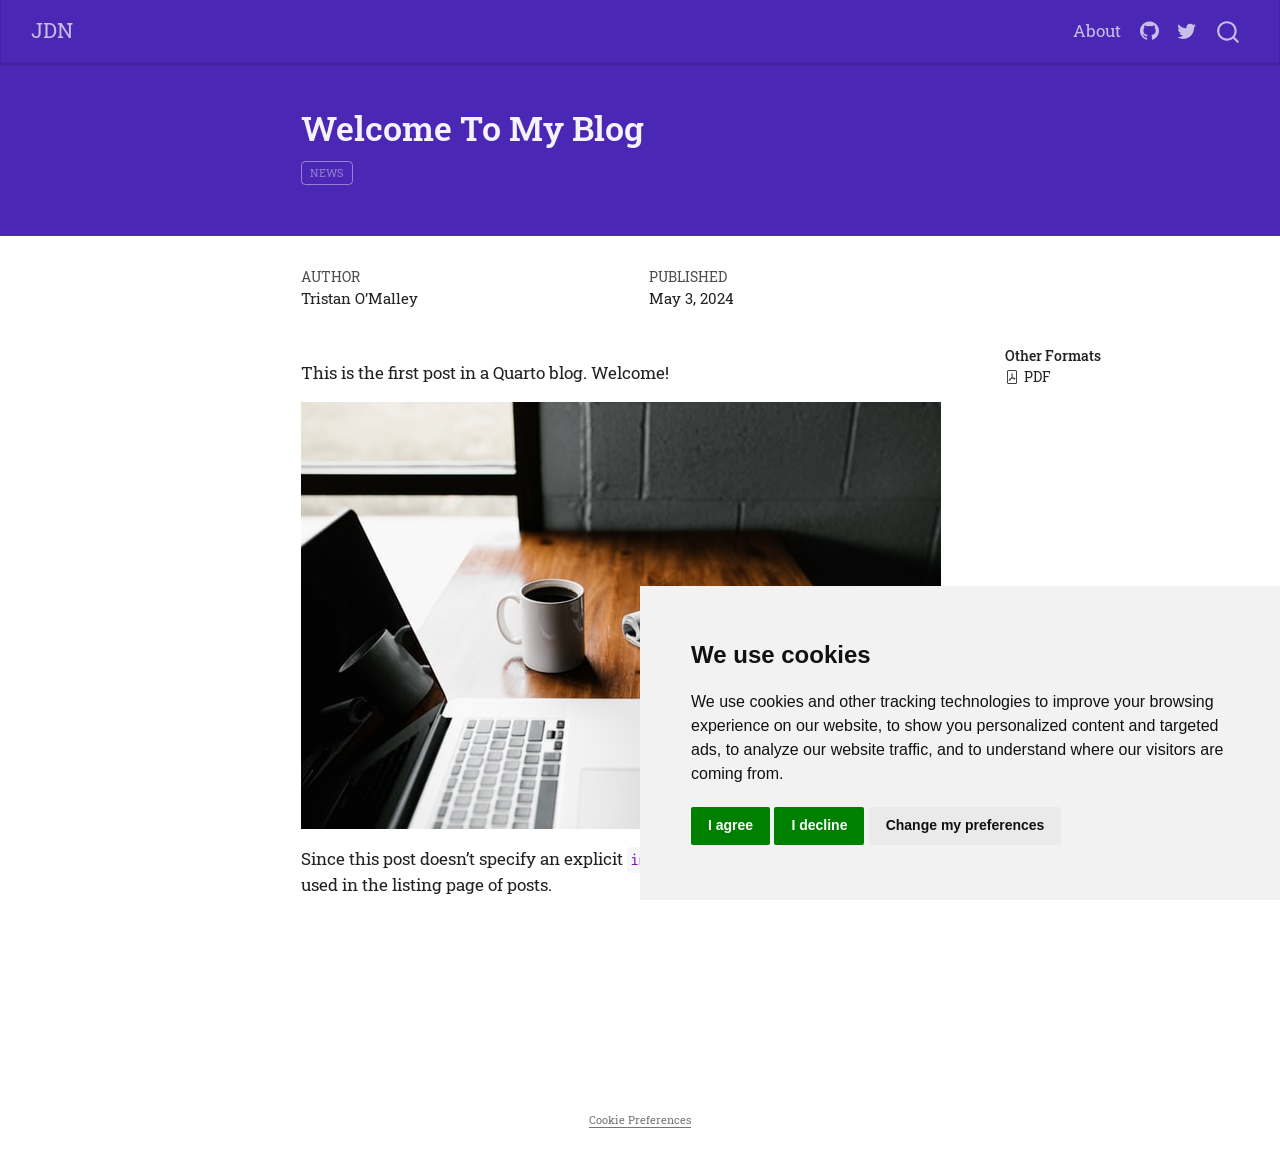
<file: posts/welcome/index.html>
<!DOCTYPE html>
<html xmlns="http://www.w3.org/1999/xhtml" lang="en" xml:lang="en"><head>

<meta charset="utf-8">
<meta name="generator" content="quarto-1.5.56">

<meta name="viewport" content="width=device-width, initial-scale=1.0, user-scalable=yes">

<meta name="author" content="Tristan O’Malley">
<meta name="dcterms.date" content="2024-05-03">

<title>Welcome To My Blog – JDN</title>
<style>
code{white-space: pre-wrap;}
span.smallcaps{font-variant: small-caps;}
div.columns{display: flex; gap: min(4vw, 1.5em);}
div.column{flex: auto; overflow-x: auto;}
div.hanging-indent{margin-left: 1.5em; text-indent: -1.5em;}
ul.task-list{list-style: none;}
ul.task-list li input[type="checkbox"] {
  width: 0.8em;
  margin: 0 0.8em 0.2em -1em; /* quarto-specific, see https://github.com/quarto-dev/quarto-cli/issues/4556 */ 
  vertical-align: middle;
}
</style>


<script src="../../site_libs/quarto-nav/quarto-nav.js"></script>
<script src="../../site_libs/quarto-nav/headroom.min.js"></script>
<script src="../../site_libs/clipboard/clipboard.min.js"></script>
<script src="../../site_libs/quarto-search/autocomplete.umd.js"></script>
<script src="../../site_libs/quarto-search/fuse.min.js"></script>
<script src="../../site_libs/quarto-search/quarto-search.js"></script>
<meta name="quarto:offset" content="../../">
<script src="../../site_libs/cookie-consent/cookie-consent.js"></script>
<link href="../../site_libs/cookie-consent/cookie-consent.css" rel="stylesheet">
<script src="../../site_libs/quarto-html/quarto.js"></script>
<script src="../../site_libs/quarto-html/popper.min.js"></script>
<script src="../../site_libs/quarto-html/tippy.umd.min.js"></script>
<script src="../../site_libs/quarto-html/anchor.min.js"></script>
<link href="../../site_libs/quarto-html/tippy.css" rel="stylesheet">
<link href="../../site_libs/quarto-html/quarto-syntax-highlighting.css" rel="stylesheet" id="quarto-text-highlighting-styles">
<script src="../../site_libs/bootstrap/bootstrap.min.js"></script>
<link href="../../site_libs/bootstrap/bootstrap-icons.css" rel="stylesheet">
<link href="../../site_libs/bootstrap/bootstrap.min.css" rel="stylesheet" id="quarto-bootstrap" data-mode="light">
<script id="quarto-search-options" type="application/json">{
  "location": "navbar",
  "copy-button": false,
  "collapse-after": 3,
  "panel-placement": "end",
  "type": "overlay",
  "limit": 50,
  "keyboard-shortcut": [
    "f",
    "/",
    "s"
  ],
  "show-item-context": false,
  "language": {
    "search-no-results-text": "No results",
    "search-matching-documents-text": "matching documents",
    "search-copy-link-title": "Copy link to search",
    "search-hide-matches-text": "Hide additional matches",
    "search-more-match-text": "more match in this document",
    "search-more-matches-text": "more matches in this document",
    "search-clear-button-title": "Clear",
    "search-text-placeholder": "",
    "search-detached-cancel-button-title": "Cancel",
    "search-submit-button-title": "Submit",
    "search-label": "Search"
  }
}</script>

<script type="text/javascript" charset="UTF-8">
document.addEventListener('DOMContentLoaded', function () {
cookieconsent.run({
  "notice_banner_type":"simple",
  "consent_type":"express",
  "palette":"light",
  "language":"en",
  "page_load_consent_levels":["strictly-necessary"],
  "notice_banner_reject_button_hide":false,
  "preferences_center_close_button_hide":false,
  "website_name":""
  ,
"language":"en"
  });
});
</script> 
  


</head>

<body class="floating nav-fixed">

<div id="quarto-search-results"></div>
  <header id="quarto-header" class="headroom fixed-top quarto-banner">
    <nav class="navbar navbar-expand-lg " data-bs-theme="dark">
      <div class="navbar-container container-fluid">
      <div class="navbar-brand-container mx-auto">
    <a class="navbar-brand" href="../../index.html">
    <span class="navbar-title">JDN</span>
    </a>
  </div>
            <div id="quarto-search" class="" title="Search"></div>
          <button class="navbar-toggler" type="button" data-bs-toggle="collapse" data-bs-target="#navbarCollapse" aria-controls="navbarCollapse" role="menu" aria-expanded="false" aria-label="Toggle navigation" onclick="if (window.quartoToggleHeadroom) { window.quartoToggleHeadroom(); }">
  <span class="navbar-toggler-icon"></span>
</button>
          <div class="collapse navbar-collapse" id="navbarCollapse">
            <ul class="navbar-nav navbar-nav-scroll ms-auto">
  <li class="nav-item">
    <a class="nav-link" href="../../about.html"> 
<span class="menu-text">About</span></a>
  </li>  
  <li class="nav-item compact">
    <a class="nav-link" href="https://github.com/"> <i class="bi bi-github" role="img">
</i> 
<span class="menu-text"></span></a>
  </li>  
  <li class="nav-item compact">
    <a class="nav-link" href="https://twitter.com"> <i class="bi bi-twitter" role="img">
</i> 
<span class="menu-text"></span></a>
  </li>  
</ul>
          </div> <!-- /navcollapse -->
            <div class="quarto-navbar-tools">
</div>
      </div> <!-- /container-fluid -->
    </nav>
</header>
<!-- content -->
<header id="title-block-header" class="quarto-title-block default toc-left page-columns page-full">
  <div class="quarto-title-banner page-columns page-full">
    <div class="quarto-title column-body">
      <h1 class="title">Welcome To My Blog</h1>
                                <div class="quarto-categories">
                <div class="quarto-category">news</div>
              </div>
                  </div>
  </div>
    
  
  <div class="quarto-title-meta">

      <div>
      <div class="quarto-title-meta-heading">Author</div>
      <div class="quarto-title-meta-contents">
               <p>Tristan O’Malley </p>
            </div>
    </div>
      
      <div>
      <div class="quarto-title-meta-heading">Published</div>
      <div class="quarto-title-meta-contents">
        <p class="date">May 3, 2024</p>
      </div>
    </div>
    
      
    </div>
    
  
  </header><div id="quarto-content" class="quarto-container page-columns page-rows-contents page-layout-article page-navbar">
<!-- sidebar -->
  <nav id="quarto-sidebar" class="sidebar collapse collapse-horizontal quarto-sidebar-collapse-item sidebar-navigation floating overflow-auto">
    
</nav>
<div id="quarto-sidebar-glass" class="quarto-sidebar-collapse-item" data-bs-toggle="collapse" data-bs-target=".quarto-sidebar-collapse-item"></div>
<!-- margin-sidebar -->
    <div id="quarto-margin-sidebar" class="sidebar margin-sidebar">
    <div class="quarto-alternate-formats"><h2>Other Formats</h2><ul><li><a href="index.pdf"><i class="bi bi-file-pdf"></i>PDF</a></li></ul></div></div>
<!-- main -->
<main class="content quarto-banner-title-block" id="quarto-document-content">





<p>This is the first post in a Quarto blog. Welcome!</p>
<p><img src="thumbnail.jpg" class="img-fluid"></p>
<p>Since this post doesn’t specify an explicit <code>image</code>, the first image in the post will be used in the listing page of posts.</p>



</main> <!-- /main -->
<script id="quarto-html-after-body" type="application/javascript">
window.document.addEventListener("DOMContentLoaded", function (event) {
  const toggleBodyColorMode = (bsSheetEl) => {
    const mode = bsSheetEl.getAttribute("data-mode");
    const bodyEl = window.document.querySelector("body");
    if (mode === "dark") {
      bodyEl.classList.add("quarto-dark");
      bodyEl.classList.remove("quarto-light");
    } else {
      bodyEl.classList.add("quarto-light");
      bodyEl.classList.remove("quarto-dark");
    }
  }
  const toggleBodyColorPrimary = () => {
    const bsSheetEl = window.document.querySelector("link#quarto-bootstrap");
    if (bsSheetEl) {
      toggleBodyColorMode(bsSheetEl);
    }
  }
  toggleBodyColorPrimary();  
  const icon = "";
  const anchorJS = new window.AnchorJS();
  anchorJS.options = {
    placement: 'right',
    icon: icon
  };
  anchorJS.add('.anchored');
  const isCodeAnnotation = (el) => {
    for (const clz of el.classList) {
      if (clz.startsWith('code-annotation-')) {                     
        return true;
      }
    }
    return false;
  }
  const onCopySuccess = function(e) {
    // button target
    const button = e.trigger;
    // don't keep focus
    button.blur();
    // flash "checked"
    button.classList.add('code-copy-button-checked');
    var currentTitle = button.getAttribute("title");
    button.setAttribute("title", "Copied!");
    let tooltip;
    if (window.bootstrap) {
      button.setAttribute("data-bs-toggle", "tooltip");
      button.setAttribute("data-bs-placement", "left");
      button.setAttribute("data-bs-title", "Copied!");
      tooltip = new bootstrap.Tooltip(button, 
        { trigger: "manual", 
          customClass: "code-copy-button-tooltip",
          offset: [0, -8]});
      tooltip.show();    
    }
    setTimeout(function() {
      if (tooltip) {
        tooltip.hide();
        button.removeAttribute("data-bs-title");
        button.removeAttribute("data-bs-toggle");
        button.removeAttribute("data-bs-placement");
      }
      button.setAttribute("title", currentTitle);
      button.classList.remove('code-copy-button-checked');
    }, 1000);
    // clear code selection
    e.clearSelection();
  }
  const getTextToCopy = function(trigger) {
      const codeEl = trigger.previousElementSibling.cloneNode(true);
      for (const childEl of codeEl.children) {
        if (isCodeAnnotation(childEl)) {
          childEl.remove();
        }
      }
      return codeEl.innerText;
  }
  const clipboard = new window.ClipboardJS('.code-copy-button:not([data-in-quarto-modal])', {
    text: getTextToCopy
  });
  clipboard.on('success', onCopySuccess);
  if (window.document.getElementById('quarto-embedded-source-code-modal')) {
    // For code content inside modals, clipBoardJS needs to be initialized with a container option
    // TODO: Check when it could be a function (https://github.com/zenorocha/clipboard.js/issues/860)
    const clipboardModal = new window.ClipboardJS('.code-copy-button[data-in-quarto-modal]', {
      text: getTextToCopy,
      container: window.document.getElementById('quarto-embedded-source-code-modal')
    });
    clipboardModal.on('success', onCopySuccess);
  }
    var localhostRegex = new RegExp(/^(?:http|https):\/\/localhost\:?[0-9]*\//);
    var mailtoRegex = new RegExp(/^mailto:/);
      var filterRegex = new RegExp("https:\/\/justdn\.github\.io\/");
    var isInternal = (href) => {
        return filterRegex.test(href) || localhostRegex.test(href) || mailtoRegex.test(href);
    }
    // Inspect non-navigation links and adorn them if external
 	var links = window.document.querySelectorAll('a[href]:not(.nav-link):not(.navbar-brand):not(.toc-action):not(.sidebar-link):not(.sidebar-item-toggle):not(.pagination-link):not(.no-external):not([aria-hidden]):not(.dropdown-item):not(.quarto-navigation-tool):not(.about-link)');
    for (var i=0; i<links.length; i++) {
      const link = links[i];
      if (!isInternal(link.href)) {
        // undo the damage that might have been done by quarto-nav.js in the case of
        // links that we want to consider external
        if (link.dataset.originalHref !== undefined) {
          link.href = link.dataset.originalHref;
        }
      }
    }
  function tippyHover(el, contentFn, onTriggerFn, onUntriggerFn) {
    const config = {
      allowHTML: true,
      maxWidth: 500,
      delay: 100,
      arrow: false,
      appendTo: function(el) {
          return el.parentElement;
      },
      interactive: true,
      interactiveBorder: 10,
      theme: 'quarto',
      placement: 'bottom-start',
    };
    if (contentFn) {
      config.content = contentFn;
    }
    if (onTriggerFn) {
      config.onTrigger = onTriggerFn;
    }
    if (onUntriggerFn) {
      config.onUntrigger = onUntriggerFn;
    }
    window.tippy(el, config); 
  }
  const noterefs = window.document.querySelectorAll('a[role="doc-noteref"]');
  for (var i=0; i<noterefs.length; i++) {
    const ref = noterefs[i];
    tippyHover(ref, function() {
      // use id or data attribute instead here
      let href = ref.getAttribute('data-footnote-href') || ref.getAttribute('href');
      try { href = new URL(href).hash; } catch {}
      const id = href.replace(/^#\/?/, "");
      const note = window.document.getElementById(id);
      if (note) {
        return note.innerHTML;
      } else {
        return "";
      }
    });
  }
  const xrefs = window.document.querySelectorAll('a.quarto-xref');
  const processXRef = (id, note) => {
    // Strip column container classes
    const stripColumnClz = (el) => {
      el.classList.remove("page-full", "page-columns");
      if (el.children) {
        for (const child of el.children) {
          stripColumnClz(child);
        }
      }
    }
    stripColumnClz(note)
    if (id === null || id.startsWith('sec-')) {
      // Special case sections, only their first couple elements
      const container = document.createElement("div");
      if (note.children && note.children.length > 2) {
        container.appendChild(note.children[0].cloneNode(true));
        for (let i = 1; i < note.children.length; i++) {
          const child = note.children[i];
          if (child.tagName === "P" && child.innerText === "") {
            continue;
          } else {
            container.appendChild(child.cloneNode(true));
            break;
          }
        }
        if (window.Quarto?.typesetMath) {
          window.Quarto.typesetMath(container);
        }
        return container.innerHTML
      } else {
        if (window.Quarto?.typesetMath) {
          window.Quarto.typesetMath(note);
        }
        return note.innerHTML;
      }
    } else {
      // Remove any anchor links if they are present
      const anchorLink = note.querySelector('a.anchorjs-link');
      if (anchorLink) {
        anchorLink.remove();
      }
      if (window.Quarto?.typesetMath) {
        window.Quarto.typesetMath(note);
      }
      // TODO in 1.5, we should make sure this works without a callout special case
      if (note.classList.contains("callout")) {
        return note.outerHTML;
      } else {
        return note.innerHTML;
      }
    }
  }
  for (var i=0; i<xrefs.length; i++) {
    const xref = xrefs[i];
    tippyHover(xref, undefined, function(instance) {
      instance.disable();
      let url = xref.getAttribute('href');
      let hash = undefined; 
      if (url.startsWith('#')) {
        hash = url;
      } else {
        try { hash = new URL(url).hash; } catch {}
      }
      if (hash) {
        const id = hash.replace(/^#\/?/, "");
        const note = window.document.getElementById(id);
        if (note !== null) {
          try {
            const html = processXRef(id, note.cloneNode(true));
            instance.setContent(html);
          } finally {
            instance.enable();
            instance.show();
          }
        } else {
          // See if we can fetch this
          fetch(url.split('#')[0])
          .then(res => res.text())
          .then(html => {
            const parser = new DOMParser();
            const htmlDoc = parser.parseFromString(html, "text/html");
            const note = htmlDoc.getElementById(id);
            if (note !== null) {
              const html = processXRef(id, note);
              instance.setContent(html);
            } 
          }).finally(() => {
            instance.enable();
            instance.show();
          });
        }
      } else {
        // See if we can fetch a full url (with no hash to target)
        // This is a special case and we should probably do some content thinning / targeting
        fetch(url)
        .then(res => res.text())
        .then(html => {
          const parser = new DOMParser();
          const htmlDoc = parser.parseFromString(html, "text/html");
          const note = htmlDoc.querySelector('main.content');
          if (note !== null) {
            // This should only happen for chapter cross references
            // (since there is no id in the URL)
            // remove the first header
            if (note.children.length > 0 && note.children[0].tagName === "HEADER") {
              note.children[0].remove();
            }
            const html = processXRef(null, note);
            instance.setContent(html);
          } 
        }).finally(() => {
          instance.enable();
          instance.show();
        });
      }
    }, function(instance) {
    });
  }
      let selectedAnnoteEl;
      const selectorForAnnotation = ( cell, annotation) => {
        let cellAttr = 'data-code-cell="' + cell + '"';
        let lineAttr = 'data-code-annotation="' +  annotation + '"';
        const selector = 'span[' + cellAttr + '][' + lineAttr + ']';
        return selector;
      }
      const selectCodeLines = (annoteEl) => {
        const doc = window.document;
        const targetCell = annoteEl.getAttribute("data-target-cell");
        const targetAnnotation = annoteEl.getAttribute("data-target-annotation");
        const annoteSpan = window.document.querySelector(selectorForAnnotation(targetCell, targetAnnotation));
        const lines = annoteSpan.getAttribute("data-code-lines").split(",");
        const lineIds = lines.map((line) => {
          return targetCell + "-" + line;
        })
        let top = null;
        let height = null;
        let parent = null;
        if (lineIds.length > 0) {
            //compute the position of the single el (top and bottom and make a div)
            const el = window.document.getElementById(lineIds[0]);
            top = el.offsetTop;
            height = el.offsetHeight;
            parent = el.parentElement.parentElement;
          if (lineIds.length > 1) {
            const lastEl = window.document.getElementById(lineIds[lineIds.length - 1]);
            const bottom = lastEl.offsetTop + lastEl.offsetHeight;
            height = bottom - top;
          }
          if (top !== null && height !== null && parent !== null) {
            // cook up a div (if necessary) and position it 
            let div = window.document.getElementById("code-annotation-line-highlight");
            if (div === null) {
              div = window.document.createElement("div");
              div.setAttribute("id", "code-annotation-line-highlight");
              div.style.position = 'absolute';
              parent.appendChild(div);
            }
            div.style.top = top - 2 + "px";
            div.style.height = height + 4 + "px";
            div.style.left = 0;
            let gutterDiv = window.document.getElementById("code-annotation-line-highlight-gutter");
            if (gutterDiv === null) {
              gutterDiv = window.document.createElement("div");
              gutterDiv.setAttribute("id", "code-annotation-line-highlight-gutter");
              gutterDiv.style.position = 'absolute';
              const codeCell = window.document.getElementById(targetCell);
              const gutter = codeCell.querySelector('.code-annotation-gutter');
              gutter.appendChild(gutterDiv);
            }
            gutterDiv.style.top = top - 2 + "px";
            gutterDiv.style.height = height + 4 + "px";
          }
          selectedAnnoteEl = annoteEl;
        }
      };
      const unselectCodeLines = () => {
        const elementsIds = ["code-annotation-line-highlight", "code-annotation-line-highlight-gutter"];
        elementsIds.forEach((elId) => {
          const div = window.document.getElementById(elId);
          if (div) {
            div.remove();
          }
        });
        selectedAnnoteEl = undefined;
      };
        // Handle positioning of the toggle
    window.addEventListener(
      "resize",
      throttle(() => {
        elRect = undefined;
        if (selectedAnnoteEl) {
          selectCodeLines(selectedAnnoteEl);
        }
      }, 10)
    );
    function throttle(fn, ms) {
    let throttle = false;
    let timer;
      return (...args) => {
        if(!throttle) { // first call gets through
            fn.apply(this, args);
            throttle = true;
        } else { // all the others get throttled
            if(timer) clearTimeout(timer); // cancel #2
            timer = setTimeout(() => {
              fn.apply(this, args);
              timer = throttle = false;
            }, ms);
        }
      };
    }
      // Attach click handler to the DT
      const annoteDls = window.document.querySelectorAll('dt[data-target-cell]');
      for (const annoteDlNode of annoteDls) {
        annoteDlNode.addEventListener('click', (event) => {
          const clickedEl = event.target;
          if (clickedEl !== selectedAnnoteEl) {
            unselectCodeLines();
            const activeEl = window.document.querySelector('dt[data-target-cell].code-annotation-active');
            if (activeEl) {
              activeEl.classList.remove('code-annotation-active');
            }
            selectCodeLines(clickedEl);
            clickedEl.classList.add('code-annotation-active');
          } else {
            // Unselect the line
            unselectCodeLines();
            clickedEl.classList.remove('code-annotation-active');
          }
        });
      }
  const findCites = (el) => {
    const parentEl = el.parentElement;
    if (parentEl) {
      const cites = parentEl.dataset.cites;
      if (cites) {
        return {
          el,
          cites: cites.split(' ')
        };
      } else {
        return findCites(el.parentElement)
      }
    } else {
      return undefined;
    }
  };
  var bibliorefs = window.document.querySelectorAll('a[role="doc-biblioref"]');
  for (var i=0; i<bibliorefs.length; i++) {
    const ref = bibliorefs[i];
    const citeInfo = findCites(ref);
    if (citeInfo) {
      tippyHover(citeInfo.el, function() {
        var popup = window.document.createElement('div');
        citeInfo.cites.forEach(function(cite) {
          var citeDiv = window.document.createElement('div');
          citeDiv.classList.add('hanging-indent');
          citeDiv.classList.add('csl-entry');
          var biblioDiv = window.document.getElementById('ref-' + cite);
          if (biblioDiv) {
            citeDiv.innerHTML = biblioDiv.innerHTML;
          }
          popup.appendChild(citeDiv);
        });
        return popup.innerHTML;
      });
    }
  }
});
</script>
</div> <!-- /content -->
<footer class="footer">
  <div class="nav-footer">
    <div class="nav-footer-left">
      &nbsp;
    </div>   
    <div class="nav-footer-center">

<div class="cookie-consent-footer"><a href="#" id="open_preferences_center">Cookie Preferences</a></div></div>
    <div class="nav-footer-right">
      &nbsp;
    </div>
  </div>
</footer>




</body></html>
</file>
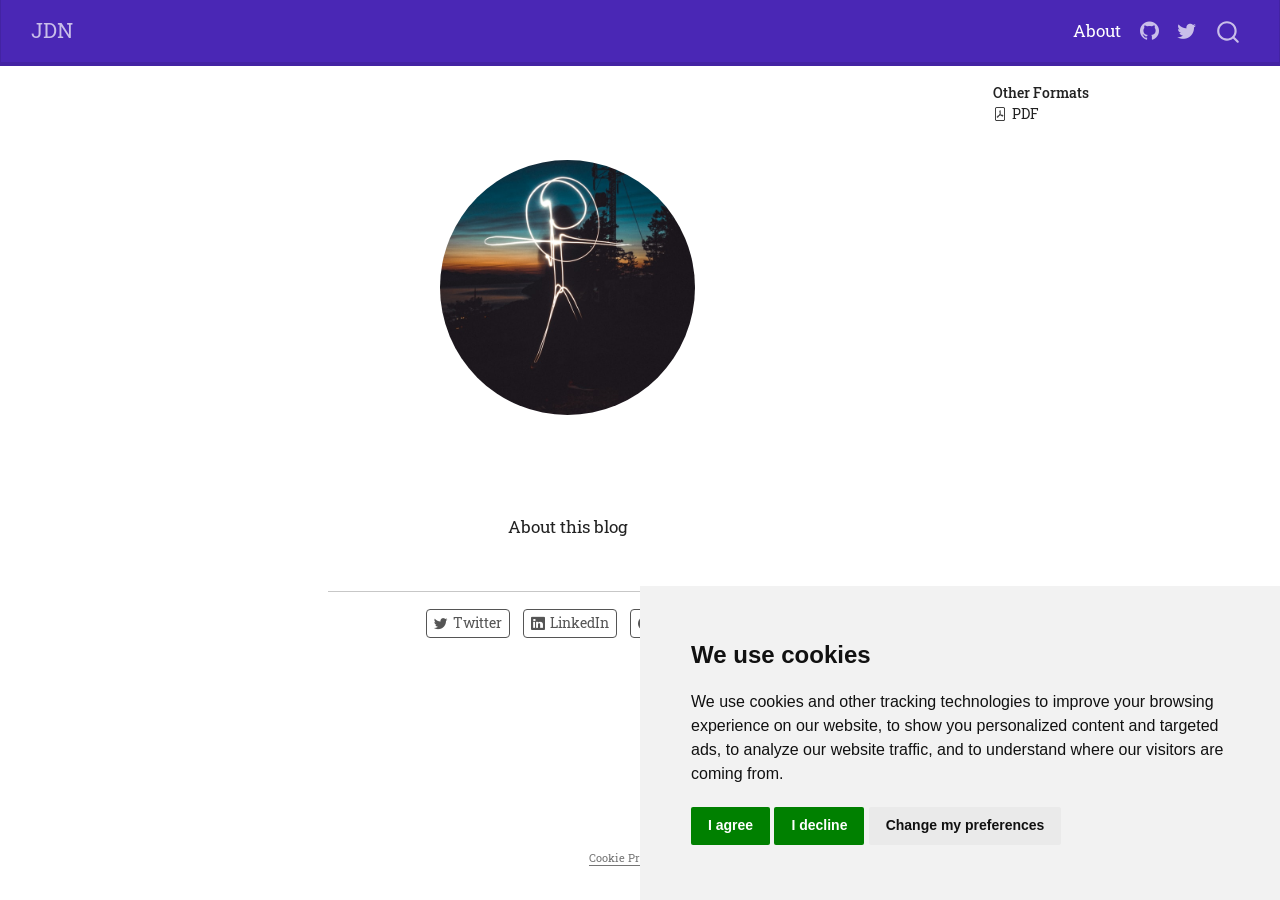
<file: about.html>
<!DOCTYPE html>
<html xmlns="http://www.w3.org/1999/xhtml" lang="en" xml:lang="en"><head>

<meta charset="utf-8">
<meta name="generator" content="quarto-1.5.56">

<meta name="viewport" content="width=device-width, initial-scale=1.0, user-scalable=yes">


<title>About – JDN</title>
<style>
code{white-space: pre-wrap;}
span.smallcaps{font-variant: small-caps;}
div.columns{display: flex; gap: min(4vw, 1.5em);}
div.column{flex: auto; overflow-x: auto;}
div.hanging-indent{margin-left: 1.5em; text-indent: -1.5em;}
ul.task-list{list-style: none;}
ul.task-list li input[type="checkbox"] {
  width: 0.8em;
  margin: 0 0.8em 0.2em -1em; /* quarto-specific, see https://github.com/quarto-dev/quarto-cli/issues/4556 */ 
  vertical-align: middle;
}
</style>


<script src="site_libs/quarto-nav/quarto-nav.js"></script>
<script src="site_libs/quarto-nav/headroom.min.js"></script>
<script src="site_libs/clipboard/clipboard.min.js"></script>
<script src="site_libs/quarto-search/autocomplete.umd.js"></script>
<script src="site_libs/quarto-search/fuse.min.js"></script>
<script src="site_libs/quarto-search/quarto-search.js"></script>
<meta name="quarto:offset" content="./">
<script src="site_libs/cookie-consent/cookie-consent.js"></script>
<link href="site_libs/cookie-consent/cookie-consent.css" rel="stylesheet">
<script src="site_libs/quarto-html/quarto.js"></script>
<script src="site_libs/quarto-html/popper.min.js"></script>
<script src="site_libs/quarto-html/tippy.umd.min.js"></script>
<link href="site_libs/quarto-html/tippy.css" rel="stylesheet">
<link href="site_libs/quarto-html/quarto-syntax-highlighting.css" rel="stylesheet" id="quarto-text-highlighting-styles">
<script src="site_libs/bootstrap/bootstrap.min.js"></script>
<link href="site_libs/bootstrap/bootstrap-icons.css" rel="stylesheet">
<link href="site_libs/bootstrap/bootstrap.min.css" rel="stylesheet" id="quarto-bootstrap" data-mode="light">
<script id="quarto-search-options" type="application/json">{
  "location": "navbar",
  "copy-button": false,
  "collapse-after": 3,
  "panel-placement": "end",
  "type": "overlay",
  "limit": 50,
  "keyboard-shortcut": [
    "f",
    "/",
    "s"
  ],
  "show-item-context": false,
  "language": {
    "search-no-results-text": "No results",
    "search-matching-documents-text": "matching documents",
    "search-copy-link-title": "Copy link to search",
    "search-hide-matches-text": "Hide additional matches",
    "search-more-match-text": "more match in this document",
    "search-more-matches-text": "more matches in this document",
    "search-clear-button-title": "Clear",
    "search-text-placeholder": "",
    "search-detached-cancel-button-title": "Cancel",
    "search-submit-button-title": "Submit",
    "search-label": "Search"
  }
}</script>

<script type="text/javascript" charset="UTF-8">
document.addEventListener('DOMContentLoaded', function () {
cookieconsent.run({
  "notice_banner_type":"simple",
  "consent_type":"express",
  "palette":"light",
  "language":"en",
  "page_load_consent_levels":["strictly-necessary"],
  "notice_banner_reject_button_hide":false,
  "preferences_center_close_button_hide":false,
  "website_name":""
  ,
"language":"en"
  });
});
</script> 
  


</head>

<body class="nav-fixed">

<div id="quarto-search-results"></div>
  <header id="quarto-header" class="headroom fixed-top">
    <nav class="navbar navbar-expand-lg " data-bs-theme="dark">
      <div class="navbar-container container-fluid">
      <div class="navbar-brand-container mx-auto">
    <a class="navbar-brand" href="./index.html">
    <span class="navbar-title">JDN</span>
    </a>
  </div>
            <div id="quarto-search" class="" title="Search"></div>
          <button class="navbar-toggler" type="button" data-bs-toggle="collapse" data-bs-target="#navbarCollapse" aria-controls="navbarCollapse" role="menu" aria-expanded="false" aria-label="Toggle navigation" onclick="if (window.quartoToggleHeadroom) { window.quartoToggleHeadroom(); }">
  <span class="navbar-toggler-icon"></span>
</button>
          <div class="collapse navbar-collapse" id="navbarCollapse">
            <ul class="navbar-nav navbar-nav-scroll ms-auto">
  <li class="nav-item">
    <a class="nav-link active" href="./about.html" aria-current="page"> 
<span class="menu-text">About</span></a>
  </li>  
  <li class="nav-item compact">
    <a class="nav-link" href="https://github.com/"> <i class="bi bi-github" role="img">
</i> 
<span class="menu-text"></span></a>
  </li>  
  <li class="nav-item compact">
    <a class="nav-link" href="https://twitter.com"> <i class="bi bi-twitter" role="img">
</i> 
<span class="menu-text"></span></a>
  </li>  
</ul>
          </div> <!-- /navcollapse -->
            <div class="quarto-navbar-tools">
</div>
      </div> <!-- /container-fluid -->
    </nav>
</header>
<!-- content -->
<div id="quarto-content" class="quarto-container page-columns page-rows-contents page-layout-article page-navbar">
<!-- sidebar -->
<!-- margin-sidebar -->
    <div id="quarto-margin-sidebar" class="sidebar margin-sidebar">
        
    <div class="quarto-alternate-formats"><h2>Other Formats</h2><ul><li><a href="about.pdf"><i class="bi bi-file-pdf"></i>PDF</a></li></ul></div></div>
<!-- main -->
<div class="quarto-about-jolla">
  <img src="profile.jpg" class="about-image
  round " style="height: 15em; width: 15em;">
 <header id="title-block-header" class="quarto-title-block default">
<div class="quarto-title">
<h1 class="title">About</h1>
</div>
<div class="quarto-title-meta">
  </div>
</header><main class="content" id="quarto-document-content">
<p>About this blog</p>


</main> 
  <hr class="about-sep">
   <div class="about-links">
  <a href="https://twitter.com" class="about-link" rel="" target="">
    <i class="bi bi-twitter"></i>
     <span class="about-link-text">Twitter</span>
  </a>
  <a href="https://linkedin.com" class="about-link" rel="" target="">
    <i class="bi bi-linkedin"></i>
     <span class="about-link-text">LinkedIn</span>
  </a>
  <a href="https://github.com" class="about-link" rel="" target="">
    <i class="bi bi-github"></i>
     <span class="about-link-text">Github</span>
  </a>
</div>
</div>
 <!-- /main -->
<script id="quarto-html-after-body" type="application/javascript">
window.document.addEventListener("DOMContentLoaded", function (event) {
  const toggleBodyColorMode = (bsSheetEl) => {
    const mode = bsSheetEl.getAttribute("data-mode");
    const bodyEl = window.document.querySelector("body");
    if (mode === "dark") {
      bodyEl.classList.add("quarto-dark");
      bodyEl.classList.remove("quarto-light");
    } else {
      bodyEl.classList.add("quarto-light");
      bodyEl.classList.remove("quarto-dark");
    }
  }
  const toggleBodyColorPrimary = () => {
    const bsSheetEl = window.document.querySelector("link#quarto-bootstrap");
    if (bsSheetEl) {
      toggleBodyColorMode(bsSheetEl);
    }
  }
  toggleBodyColorPrimary();  
  const isCodeAnnotation = (el) => {
    for (const clz of el.classList) {
      if (clz.startsWith('code-annotation-')) {                     
        return true;
      }
    }
    return false;
  }
  const onCopySuccess = function(e) {
    // button target
    const button = e.trigger;
    // don't keep focus
    button.blur();
    // flash "checked"
    button.classList.add('code-copy-button-checked');
    var currentTitle = button.getAttribute("title");
    button.setAttribute("title", "Copied!");
    let tooltip;
    if (window.bootstrap) {
      button.setAttribute("data-bs-toggle", "tooltip");
      button.setAttribute("data-bs-placement", "left");
      button.setAttribute("data-bs-title", "Copied!");
      tooltip = new bootstrap.Tooltip(button, 
        { trigger: "manual", 
          customClass: "code-copy-button-tooltip",
          offset: [0, -8]});
      tooltip.show();    
    }
    setTimeout(function() {
      if (tooltip) {
        tooltip.hide();
        button.removeAttribute("data-bs-title");
        button.removeAttribute("data-bs-toggle");
        button.removeAttribute("data-bs-placement");
      }
      button.setAttribute("title", currentTitle);
      button.classList.remove('code-copy-button-checked');
    }, 1000);
    // clear code selection
    e.clearSelection();
  }
  const getTextToCopy = function(trigger) {
      const codeEl = trigger.previousElementSibling.cloneNode(true);
      for (const childEl of codeEl.children) {
        if (isCodeAnnotation(childEl)) {
          childEl.remove();
        }
      }
      return codeEl.innerText;
  }
  const clipboard = new window.ClipboardJS('.code-copy-button:not([data-in-quarto-modal])', {
    text: getTextToCopy
  });
  clipboard.on('success', onCopySuccess);
  if (window.document.getElementById('quarto-embedded-source-code-modal')) {
    // For code content inside modals, clipBoardJS needs to be initialized with a container option
    // TODO: Check when it could be a function (https://github.com/zenorocha/clipboard.js/issues/860)
    const clipboardModal = new window.ClipboardJS('.code-copy-button[data-in-quarto-modal]', {
      text: getTextToCopy,
      container: window.document.getElementById('quarto-embedded-source-code-modal')
    });
    clipboardModal.on('success', onCopySuccess);
  }
    var localhostRegex = new RegExp(/^(?:http|https):\/\/localhost\:?[0-9]*\//);
    var mailtoRegex = new RegExp(/^mailto:/);
      var filterRegex = new RegExp("https:\/\/justdn\.github\.io\/");
    var isInternal = (href) => {
        return filterRegex.test(href) || localhostRegex.test(href) || mailtoRegex.test(href);
    }
    // Inspect non-navigation links and adorn them if external
 	var links = window.document.querySelectorAll('a[href]:not(.nav-link):not(.navbar-brand):not(.toc-action):not(.sidebar-link):not(.sidebar-item-toggle):not(.pagination-link):not(.no-external):not([aria-hidden]):not(.dropdown-item):not(.quarto-navigation-tool):not(.about-link)');
    for (var i=0; i<links.length; i++) {
      const link = links[i];
      if (!isInternal(link.href)) {
        // undo the damage that might have been done by quarto-nav.js in the case of
        // links that we want to consider external
        if (link.dataset.originalHref !== undefined) {
          link.href = link.dataset.originalHref;
        }
      }
    }
  function tippyHover(el, contentFn, onTriggerFn, onUntriggerFn) {
    const config = {
      allowHTML: true,
      maxWidth: 500,
      delay: 100,
      arrow: false,
      appendTo: function(el) {
          return el.parentElement;
      },
      interactive: true,
      interactiveBorder: 10,
      theme: 'quarto',
      placement: 'bottom-start',
    };
    if (contentFn) {
      config.content = contentFn;
    }
    if (onTriggerFn) {
      config.onTrigger = onTriggerFn;
    }
    if (onUntriggerFn) {
      config.onUntrigger = onUntriggerFn;
    }
    window.tippy(el, config); 
  }
  const noterefs = window.document.querySelectorAll('a[role="doc-noteref"]');
  for (var i=0; i<noterefs.length; i++) {
    const ref = noterefs[i];
    tippyHover(ref, function() {
      // use id or data attribute instead here
      let href = ref.getAttribute('data-footnote-href') || ref.getAttribute('href');
      try { href = new URL(href).hash; } catch {}
      const id = href.replace(/^#\/?/, "");
      const note = window.document.getElementById(id);
      if (note) {
        return note.innerHTML;
      } else {
        return "";
      }
    });
  }
  const xrefs = window.document.querySelectorAll('a.quarto-xref');
  const processXRef = (id, note) => {
    // Strip column container classes
    const stripColumnClz = (el) => {
      el.classList.remove("page-full", "page-columns");
      if (el.children) {
        for (const child of el.children) {
          stripColumnClz(child);
        }
      }
    }
    stripColumnClz(note)
    if (id === null || id.startsWith('sec-')) {
      // Special case sections, only their first couple elements
      const container = document.createElement("div");
      if (note.children && note.children.length > 2) {
        container.appendChild(note.children[0].cloneNode(true));
        for (let i = 1; i < note.children.length; i++) {
          const child = note.children[i];
          if (child.tagName === "P" && child.innerText === "") {
            continue;
          } else {
            container.appendChild(child.cloneNode(true));
            break;
          }
        }
        if (window.Quarto?.typesetMath) {
          window.Quarto.typesetMath(container);
        }
        return container.innerHTML
      } else {
        if (window.Quarto?.typesetMath) {
          window.Quarto.typesetMath(note);
        }
        return note.innerHTML;
      }
    } else {
      // Remove any anchor links if they are present
      const anchorLink = note.querySelector('a.anchorjs-link');
      if (anchorLink) {
        anchorLink.remove();
      }
      if (window.Quarto?.typesetMath) {
        window.Quarto.typesetMath(note);
      }
      // TODO in 1.5, we should make sure this works without a callout special case
      if (note.classList.contains("callout")) {
        return note.outerHTML;
      } else {
        return note.innerHTML;
      }
    }
  }
  for (var i=0; i<xrefs.length; i++) {
    const xref = xrefs[i];
    tippyHover(xref, undefined, function(instance) {
      instance.disable();
      let url = xref.getAttribute('href');
      let hash = undefined; 
      if (url.startsWith('#')) {
        hash = url;
      } else {
        try { hash = new URL(url).hash; } catch {}
      }
      if (hash) {
        const id = hash.replace(/^#\/?/, "");
        const note = window.document.getElementById(id);
        if (note !== null) {
          try {
            const html = processXRef(id, note.cloneNode(true));
            instance.setContent(html);
          } finally {
            instance.enable();
            instance.show();
          }
        } else {
          // See if we can fetch this
          fetch(url.split('#')[0])
          .then(res => res.text())
          .then(html => {
            const parser = new DOMParser();
            const htmlDoc = parser.parseFromString(html, "text/html");
            const note = htmlDoc.getElementById(id);
            if (note !== null) {
              const html = processXRef(id, note);
              instance.setContent(html);
            } 
          }).finally(() => {
            instance.enable();
            instance.show();
          });
        }
      } else {
        // See if we can fetch a full url (with no hash to target)
        // This is a special case and we should probably do some content thinning / targeting
        fetch(url)
        .then(res => res.text())
        .then(html => {
          const parser = new DOMParser();
          const htmlDoc = parser.parseFromString(html, "text/html");
          const note = htmlDoc.querySelector('main.content');
          if (note !== null) {
            // This should only happen for chapter cross references
            // (since there is no id in the URL)
            // remove the first header
            if (note.children.length > 0 && note.children[0].tagName === "HEADER") {
              note.children[0].remove();
            }
            const html = processXRef(null, note);
            instance.setContent(html);
          } 
        }).finally(() => {
          instance.enable();
          instance.show();
        });
      }
    }, function(instance) {
    });
  }
      let selectedAnnoteEl;
      const selectorForAnnotation = ( cell, annotation) => {
        let cellAttr = 'data-code-cell="' + cell + '"';
        let lineAttr = 'data-code-annotation="' +  annotation + '"';
        const selector = 'span[' + cellAttr + '][' + lineAttr + ']';
        return selector;
      }
      const selectCodeLines = (annoteEl) => {
        const doc = window.document;
        const targetCell = annoteEl.getAttribute("data-target-cell");
        const targetAnnotation = annoteEl.getAttribute("data-target-annotation");
        const annoteSpan = window.document.querySelector(selectorForAnnotation(targetCell, targetAnnotation));
        const lines = annoteSpan.getAttribute("data-code-lines").split(",");
        const lineIds = lines.map((line) => {
          return targetCell + "-" + line;
        })
        let top = null;
        let height = null;
        let parent = null;
        if (lineIds.length > 0) {
            //compute the position of the single el (top and bottom and make a div)
            const el = window.document.getElementById(lineIds[0]);
            top = el.offsetTop;
            height = el.offsetHeight;
            parent = el.parentElement.parentElement;
          if (lineIds.length > 1) {
            const lastEl = window.document.getElementById(lineIds[lineIds.length - 1]);
            const bottom = lastEl.offsetTop + lastEl.offsetHeight;
            height = bottom - top;
          }
          if (top !== null && height !== null && parent !== null) {
            // cook up a div (if necessary) and position it 
            let div = window.document.getElementById("code-annotation-line-highlight");
            if (div === null) {
              div = window.document.createElement("div");
              div.setAttribute("id", "code-annotation-line-highlight");
              div.style.position = 'absolute';
              parent.appendChild(div);
            }
            div.style.top = top - 2 + "px";
            div.style.height = height + 4 + "px";
            div.style.left = 0;
            let gutterDiv = window.document.getElementById("code-annotation-line-highlight-gutter");
            if (gutterDiv === null) {
              gutterDiv = window.document.createElement("div");
              gutterDiv.setAttribute("id", "code-annotation-line-highlight-gutter");
              gutterDiv.style.position = 'absolute';
              const codeCell = window.document.getElementById(targetCell);
              const gutter = codeCell.querySelector('.code-annotation-gutter');
              gutter.appendChild(gutterDiv);
            }
            gutterDiv.style.top = top - 2 + "px";
            gutterDiv.style.height = height + 4 + "px";
          }
          selectedAnnoteEl = annoteEl;
        }
      };
      const unselectCodeLines = () => {
        const elementsIds = ["code-annotation-line-highlight", "code-annotation-line-highlight-gutter"];
        elementsIds.forEach((elId) => {
          const div = window.document.getElementById(elId);
          if (div) {
            div.remove();
          }
        });
        selectedAnnoteEl = undefined;
      };
        // Handle positioning of the toggle
    window.addEventListener(
      "resize",
      throttle(() => {
        elRect = undefined;
        if (selectedAnnoteEl) {
          selectCodeLines(selectedAnnoteEl);
        }
      }, 10)
    );
    function throttle(fn, ms) {
    let throttle = false;
    let timer;
      return (...args) => {
        if(!throttle) { // first call gets through
            fn.apply(this, args);
            throttle = true;
        } else { // all the others get throttled
            if(timer) clearTimeout(timer); // cancel #2
            timer = setTimeout(() => {
              fn.apply(this, args);
              timer = throttle = false;
            }, ms);
        }
      };
    }
      // Attach click handler to the DT
      const annoteDls = window.document.querySelectorAll('dt[data-target-cell]');
      for (const annoteDlNode of annoteDls) {
        annoteDlNode.addEventListener('click', (event) => {
          const clickedEl = event.target;
          if (clickedEl !== selectedAnnoteEl) {
            unselectCodeLines();
            const activeEl = window.document.querySelector('dt[data-target-cell].code-annotation-active');
            if (activeEl) {
              activeEl.classList.remove('code-annotation-active');
            }
            selectCodeLines(clickedEl);
            clickedEl.classList.add('code-annotation-active');
          } else {
            // Unselect the line
            unselectCodeLines();
            clickedEl.classList.remove('code-annotation-active');
          }
        });
      }
  const findCites = (el) => {
    const parentEl = el.parentElement;
    if (parentEl) {
      const cites = parentEl.dataset.cites;
      if (cites) {
        return {
          el,
          cites: cites.split(' ')
        };
      } else {
        return findCites(el.parentElement)
      }
    } else {
      return undefined;
    }
  };
  var bibliorefs = window.document.querySelectorAll('a[role="doc-biblioref"]');
  for (var i=0; i<bibliorefs.length; i++) {
    const ref = bibliorefs[i];
    const citeInfo = findCites(ref);
    if (citeInfo) {
      tippyHover(citeInfo.el, function() {
        var popup = window.document.createElement('div');
        citeInfo.cites.forEach(function(cite) {
          var citeDiv = window.document.createElement('div');
          citeDiv.classList.add('hanging-indent');
          citeDiv.classList.add('csl-entry');
          var biblioDiv = window.document.getElementById('ref-' + cite);
          if (biblioDiv) {
            citeDiv.innerHTML = biblioDiv.innerHTML;
          }
          popup.appendChild(citeDiv);
        });
        return popup.innerHTML;
      });
    }
  }
});
</script>
</div> <!-- /content -->
<footer class="footer">
  <div class="nav-footer">
    <div class="nav-footer-left">
      &nbsp;
    </div>   
    <div class="nav-footer-center">

<div class="cookie-consent-footer"><a href="#" id="open_preferences_center">Cookie Preferences</a></div></div>
    <div class="nav-footer-right">
      &nbsp;
    </div>
  </div>
</footer>




</body></html>
</file>
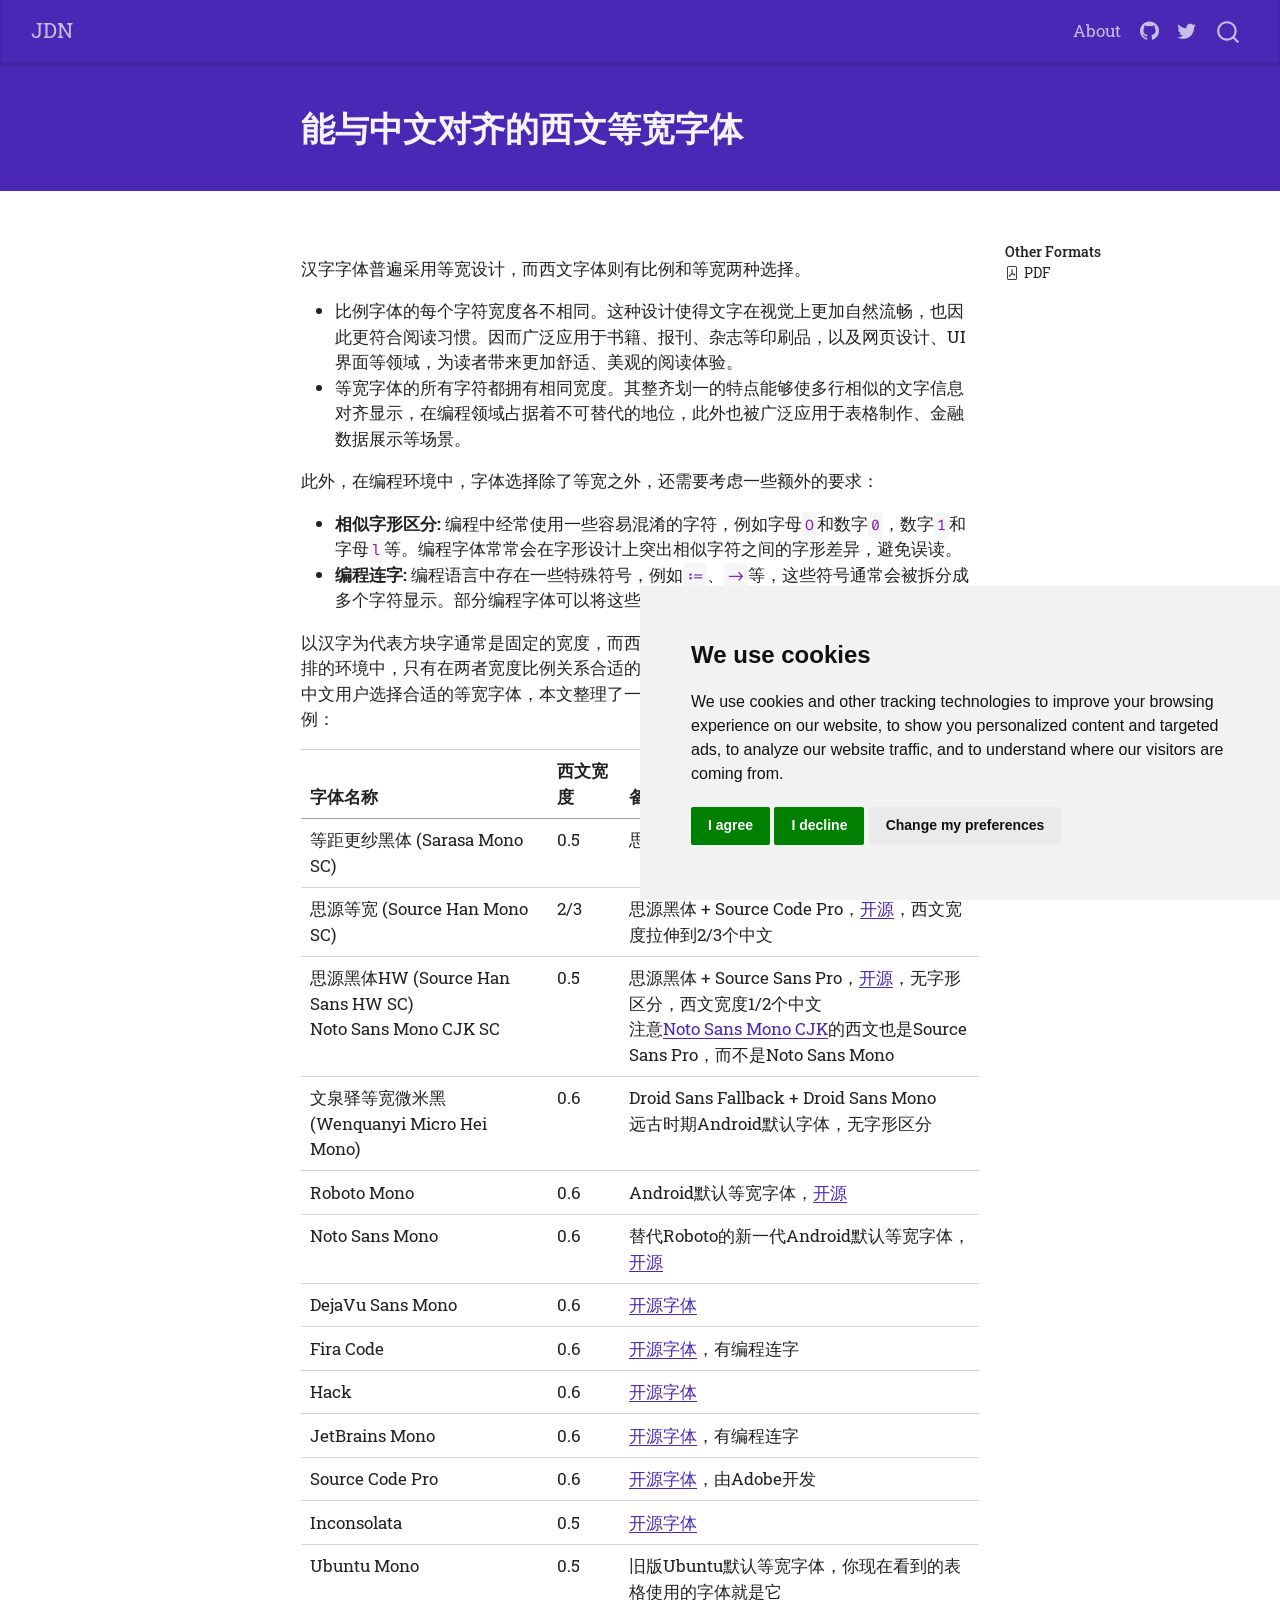
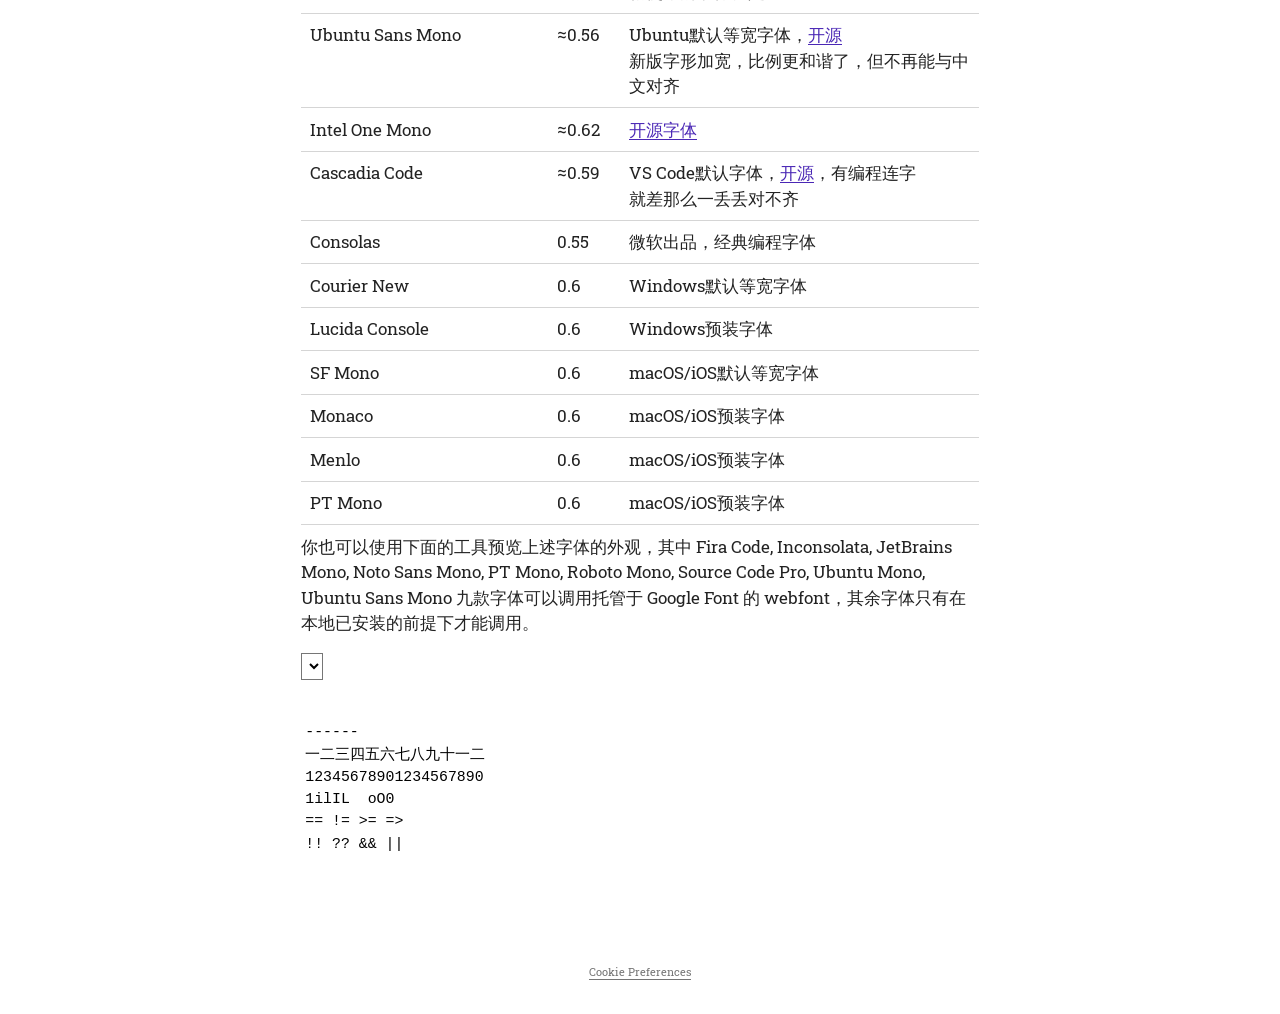
<file: posts/2024-04-08-monospace-fonts-width.html>
<!DOCTYPE html>
<html xmlns="http://www.w3.org/1999/xhtml" lang="en" xml:lang="en"><head>

<meta charset="utf-8">
<meta name="generator" content="quarto-1.5.56">

<meta name="viewport" content="width=device-width, initial-scale=1.0, user-scalable=yes">


<title>能与中文对齐的西文等宽字体 – JDN</title>
<style>
code{white-space: pre-wrap;}
span.smallcaps{font-variant: small-caps;}
div.columns{display: flex; gap: min(4vw, 1.5em);}
div.column{flex: auto; overflow-x: auto;}
div.hanging-indent{margin-left: 1.5em; text-indent: -1.5em;}
ul.task-list{list-style: none;}
ul.task-list li input[type="checkbox"] {
  width: 0.8em;
  margin: 0 0.8em 0.2em -1em; /* quarto-specific, see https://github.com/quarto-dev/quarto-cli/issues/4556 */ 
  vertical-align: middle;
}
</style>


<script src="../site_libs/quarto-nav/quarto-nav.js"></script>
<script src="../site_libs/quarto-nav/headroom.min.js"></script>
<script src="../site_libs/clipboard/clipboard.min.js"></script>
<script src="../site_libs/quarto-search/autocomplete.umd.js"></script>
<script src="../site_libs/quarto-search/fuse.min.js"></script>
<script src="../site_libs/quarto-search/quarto-search.js"></script>
<meta name="quarto:offset" content="../">
<script src="../site_libs/cookie-consent/cookie-consent.js"></script>
<link href="../site_libs/cookie-consent/cookie-consent.css" rel="stylesheet">
<script src="../site_libs/quarto-html/quarto.js"></script>
<script src="../site_libs/quarto-html/popper.min.js"></script>
<script src="../site_libs/quarto-html/tippy.umd.min.js"></script>
<script src="../site_libs/quarto-html/anchor.min.js"></script>
<link href="../site_libs/quarto-html/tippy.css" rel="stylesheet">
<link href="../site_libs/quarto-html/quarto-syntax-highlighting.css" rel="stylesheet" id="quarto-text-highlighting-styles">
<script src="../site_libs/bootstrap/bootstrap.min.js"></script>
<link href="../site_libs/bootstrap/bootstrap-icons.css" rel="stylesheet">
<link href="../site_libs/bootstrap/bootstrap.min.css" rel="stylesheet" id="quarto-bootstrap" data-mode="light">
<script id="quarto-search-options" type="application/json">{
  "location": "navbar",
  "copy-button": false,
  "collapse-after": 3,
  "panel-placement": "end",
  "type": "overlay",
  "limit": 50,
  "keyboard-shortcut": [
    "f",
    "/",
    "s"
  ],
  "show-item-context": false,
  "language": {
    "search-no-results-text": "No results",
    "search-matching-documents-text": "matching documents",
    "search-copy-link-title": "Copy link to search",
    "search-hide-matches-text": "Hide additional matches",
    "search-more-match-text": "more match in this document",
    "search-more-matches-text": "more matches in this document",
    "search-clear-button-title": "Clear",
    "search-text-placeholder": "",
    "search-detached-cancel-button-title": "Cancel",
    "search-submit-button-title": "Submit",
    "search-label": "Search"
  }
}</script>

<script type="text/javascript" charset="UTF-8">
document.addEventListener('DOMContentLoaded', function () {
cookieconsent.run({
  "notice_banner_type":"simple",
  "consent_type":"express",
  "palette":"light",
  "language":"en",
  "page_load_consent_levels":["strictly-necessary"],
  "notice_banner_reject_button_hide":false,
  "preferences_center_close_button_hide":false,
  "website_name":""
  ,
"language":"en"
  });
});
</script> 
  


</head>

<body class="floating nav-fixed">

<div id="quarto-search-results"></div>
  <header id="quarto-header" class="headroom fixed-top quarto-banner">
    <nav class="navbar navbar-expand-lg " data-bs-theme="dark">
      <div class="navbar-container container-fluid">
      <div class="navbar-brand-container mx-auto">
    <a class="navbar-brand" href="../index.html">
    <span class="navbar-title">JDN</span>
    </a>
  </div>
            <div id="quarto-search" class="" title="Search"></div>
          <button class="navbar-toggler" type="button" data-bs-toggle="collapse" data-bs-target="#navbarCollapse" aria-controls="navbarCollapse" role="menu" aria-expanded="false" aria-label="Toggle navigation" onclick="if (window.quartoToggleHeadroom) { window.quartoToggleHeadroom(); }">
  <span class="navbar-toggler-icon"></span>
</button>
          <div class="collapse navbar-collapse" id="navbarCollapse">
            <ul class="navbar-nav navbar-nav-scroll ms-auto">
  <li class="nav-item">
    <a class="nav-link" href="../about.html"> 
<span class="menu-text">About</span></a>
  </li>  
  <li class="nav-item compact">
    <a class="nav-link" href="https://github.com/"> <i class="bi bi-github" role="img">
</i> 
<span class="menu-text"></span></a>
  </li>  
  <li class="nav-item compact">
    <a class="nav-link" href="https://twitter.com"> <i class="bi bi-twitter" role="img">
</i> 
<span class="menu-text"></span></a>
  </li>  
</ul>
          </div> <!-- /navcollapse -->
            <div class="quarto-navbar-tools">
</div>
      </div> <!-- /container-fluid -->
    </nav>
</header>
<!-- content -->
<header id="title-block-header" class="quarto-title-block default toc-left page-columns page-full">
  <div class="quarto-title-banner page-columns page-full">
    <div class="quarto-title column-body">
      <h1 class="title">能与中文对齐的西文等宽字体</h1>
                      </div>
  </div>
    
  
  <div class="quarto-title-meta">

      
    
      
    </div>
    
  
  </header><div id="quarto-content" class="quarto-container page-columns page-rows-contents page-layout-article page-navbar">
<!-- sidebar -->
  <nav id="quarto-sidebar" class="sidebar collapse collapse-horizontal quarto-sidebar-collapse-item sidebar-navigation floating overflow-auto">
    
</nav>
<div id="quarto-sidebar-glass" class="quarto-sidebar-collapse-item" data-bs-toggle="collapse" data-bs-target=".quarto-sidebar-collapse-item"></div>
<!-- margin-sidebar -->
    <div id="quarto-margin-sidebar" class="sidebar margin-sidebar">
    <div class="quarto-alternate-formats"><h2>Other Formats</h2><ul><li><a href="2024-04-08-monospace-fonts-width.pdf"><i class="bi bi-file-pdf"></i>PDF</a></li></ul></div></div>
<!-- main -->
<main class="content quarto-banner-title-block" id="quarto-document-content">





<p>汉字字体普遍采用等宽设计，而西文字体则有比例和等宽两种选择。</p>
<ul>
<li>比例字体的每个字符宽度各不相同。这种设计使得文字在视觉上更加自然流畅，也因此更符合阅读习惯。因而广泛应用于书籍、报刊、杂志等印刷品，以及网页设计、UI界面等领域，为读者带来更加舒适、美观的阅读体验。</li>
<li>等宽字体的所有字符都拥有相同宽度。其整齐划一的特点能够使多行相似的文字信息对齐显示，在编程领域占据着不可替代的地位，此外也被广泛应用于表格制作、金融数据展示等场景。</li>
</ul>
<p>此外，在编程环境中，字体选择除了等宽之外，还需要考虑一些额外的要求：</p>
<ul>
<li><strong>相似字形区分:</strong> 编程中经常使用一些容易混淆的字符，例如字母<code>O</code>和数字<code>0</code>，数字<code>1</code>和字母<code>l</code>等。编程字体常常会在字形设计上突出相似字符之间的字形差异，避免误读。</li>
<li><strong>编程连字:</strong> 编程语言中存在一些特殊符号，例如<code>:=</code>、<code>-&gt;</code>等，这些符号通常会被拆分成多个字符显示。部分编程字体可以将这些符号显示为特殊的连字。</li>
</ul>
<p>以汉字为代表方块字通常是固定的宽度，而西文字体的宽度并没有统一的标准。多语言混排的环境中，只有在两者宽度比例关系合适的情况下，才能使字母与汉字对齐。为了方便中文用户选择合适的等宽字体，本文整理了一些常见西文等宽字体与中文的字形宽度比例：</p>
<table class="caption-top table">
<thead>
<tr class="header">
<th>字体名称</th>
<th>西文宽度</th>
<th>备注</th>
</tr>
</thead>
<tbody>
<tr class="odd">
<td>等距更纱黑体 (Sarasa Mono SC)</td>
<td>0.5</td>
<td>思源黑体 + Iosevka，<a href="https://github.com/be5invis/Sarasa-Gothic">开源</a>，有编程连字</td>
</tr>
<tr class="even">
<td>思源等宽 (Source Han Mono SC)</td>
<td>2/3</td>
<td>思源黑体 + Source Code Pro，<a href="https://github.com/adobe-fonts/source-han-mono">开源</a>，西文宽度拉伸到2/3个中文</td>
</tr>
<tr class="odd">
<td>思源黑体HW (Source Han Sans HW SC)<br>Noto Sans Mono CJK SC</td>
<td>0.5</td>
<td>思源黑体 + Source Sans Pro，<a href="https://github.com/adobe-fonts/source-han-sans">开源</a>，无字形区分，西文宽度1/2个中文<br>注意<a href="https://github.com/notofonts/noto-cjk/tree/main/Sans/Mono">Noto Sans Mono CJK</a>的西文也是Source Sans Pro，而不是Noto Sans Mono</td>
</tr>
<tr class="even">
<td>文泉驿等宽微米黑 (Wenquanyi Micro Hei Mono)</td>
<td>0.6</td>
<td>Droid Sans Fallback + Droid Sans Mono<br>远古时期Android默认字体，无字形区分</td>
</tr>
<tr class="odd">
<td>Roboto Mono</td>
<td>0.6</td>
<td>Android默认等宽字体，<a href="https://github.com/googlefonts/RobotoMono">开源</a></td>
</tr>
<tr class="even">
<td>Noto Sans Mono</td>
<td>0.6</td>
<td>替代Roboto的新一代Android默认等宽字体，<a href="https://github.com/notofonts/noto-fonts">开源</a></td>
</tr>
<tr class="odd">
<td>DejaVu Sans Mono</td>
<td>0.6</td>
<td><a href="https://github.com/dejavu-fonts/dejavu-fonts">开源字体</a></td>
</tr>
<tr class="even">
<td>Fira Code</td>
<td>0.6</td>
<td><a href="https://github.com/intel/intel-one-mono">开源字体</a>，有编程连字</td>
</tr>
<tr class="odd">
<td>Hack</td>
<td>0.6</td>
<td><a href="https://github.com/source-foundry/Hack">开源字体</a></td>
</tr>
<tr class="even">
<td>JetBrains Mono</td>
<td>0.6</td>
<td><a href="https://github.com/JetBrains/JetBrainsMono/">开源字体</a>，有编程连字</td>
</tr>
<tr class="odd">
<td>Source Code Pro</td>
<td>0.6</td>
<td><a href="https://github.com/adobe-fonts/source-code-pro">开源字体</a>，由Adobe开发</td>
</tr>
<tr class="even">
<td>Inconsolata</td>
<td>0.5</td>
<td><a href="https://github.com/googlefonts/Inconsolata">开源字体</a></td>
</tr>
<tr class="odd">
<td>Ubuntu Mono</td>
<td>0.5</td>
<td>旧版Ubuntu默认等宽字体，你现在看到的表格使用的字体就是它</td>
</tr>
<tr class="even">
<td>Ubuntu Sans Mono</td>
<td>≈0.56</td>
<td>Ubuntu默认等宽字体，<a href="https://github.com/canonical/Ubuntu-Sans-Mono-fonts">开源</a><br>新版字形加宽，比例更和谐了，但不再能与中文对齐</td>
</tr>
<tr class="odd">
<td>Intel One Mono</td>
<td>≈0.62</td>
<td><a href="https://github.com/intel/intel-one-mono">开源字体</a></td>
</tr>
<tr class="even">
<td>Cascadia Code</td>
<td>≈0.59</td>
<td>VS Code默认字体，<a href="https://github.com/microsoft/cascadia-code">开源</a>，有编程连字<br>就差那么一丢丢对不齐</td>
</tr>
<tr class="odd">
<td>Consolas</td>
<td>0.55</td>
<td>微软出品，经典编程字体</td>
</tr>
<tr class="even">
<td>Courier New</td>
<td>0.6</td>
<td>Windows默认等宽字体</td>
</tr>
<tr class="odd">
<td>Lucida Console</td>
<td>0.6</td>
<td>Windows预装字体</td>
</tr>
<tr class="even">
<td>SF Mono</td>
<td>0.6</td>
<td>macOS/iOS默认等宽字体</td>
</tr>
<tr class="odd">
<td>Monaco</td>
<td>0.6</td>
<td>macOS/iOS预装字体</td>
</tr>
<tr class="even">
<td>Menlo</td>
<td>0.6</td>
<td>macOS/iOS预装字体</td>
</tr>
<tr class="odd">
<td>PT Mono</td>
<td>0.6</td>
<td>macOS/iOS预装字体</td>
</tr>
</tbody>
</table>
<p>你也可以使用下面的工具预览上述字体的外观，其中 Fira Code, Inconsolata, JetBrains Mono, Noto Sans Mono, PT Mono, Roboto Mono, Source Code Pro, Ubuntu Mono, Ubuntu Sans Mono 九款字体可以调用托管于 Google Font 的 webfont，其余字体只有在本地已安装的前提下才能调用。</p>
<p><select id="fontselect"></select></p>
<div>
<pre><code id="fontpreview" style="font-family: monospace;">
------
一二三四五六七八九十一二
12345678901234567890
1ilIL  oO0
== != &gt;= =&gt;
!! ?? &amp;&amp; ||
</code></pre>
</div>



</main> <!-- /main -->
<script id="quarto-html-after-body" type="application/javascript">
window.document.addEventListener("DOMContentLoaded", function (event) {
  const toggleBodyColorMode = (bsSheetEl) => {
    const mode = bsSheetEl.getAttribute("data-mode");
    const bodyEl = window.document.querySelector("body");
    if (mode === "dark") {
      bodyEl.classList.add("quarto-dark");
      bodyEl.classList.remove("quarto-light");
    } else {
      bodyEl.classList.add("quarto-light");
      bodyEl.classList.remove("quarto-dark");
    }
  }
  const toggleBodyColorPrimary = () => {
    const bsSheetEl = window.document.querySelector("link#quarto-bootstrap");
    if (bsSheetEl) {
      toggleBodyColorMode(bsSheetEl);
    }
  }
  toggleBodyColorPrimary();  
  const icon = "";
  const anchorJS = new window.AnchorJS();
  anchorJS.options = {
    placement: 'right',
    icon: icon
  };
  anchorJS.add('.anchored');
  const isCodeAnnotation = (el) => {
    for (const clz of el.classList) {
      if (clz.startsWith('code-annotation-')) {                     
        return true;
      }
    }
    return false;
  }
  const onCopySuccess = function(e) {
    // button target
    const button = e.trigger;
    // don't keep focus
    button.blur();
    // flash "checked"
    button.classList.add('code-copy-button-checked');
    var currentTitle = button.getAttribute("title");
    button.setAttribute("title", "Copied!");
    let tooltip;
    if (window.bootstrap) {
      button.setAttribute("data-bs-toggle", "tooltip");
      button.setAttribute("data-bs-placement", "left");
      button.setAttribute("data-bs-title", "Copied!");
      tooltip = new bootstrap.Tooltip(button, 
        { trigger: "manual", 
          customClass: "code-copy-button-tooltip",
          offset: [0, -8]});
      tooltip.show();    
    }
    setTimeout(function() {
      if (tooltip) {
        tooltip.hide();
        button.removeAttribute("data-bs-title");
        button.removeAttribute("data-bs-toggle");
        button.removeAttribute("data-bs-placement");
      }
      button.setAttribute("title", currentTitle);
      button.classList.remove('code-copy-button-checked');
    }, 1000);
    // clear code selection
    e.clearSelection();
  }
  const getTextToCopy = function(trigger) {
      const codeEl = trigger.previousElementSibling.cloneNode(true);
      for (const childEl of codeEl.children) {
        if (isCodeAnnotation(childEl)) {
          childEl.remove();
        }
      }
      return codeEl.innerText;
  }
  const clipboard = new window.ClipboardJS('.code-copy-button:not([data-in-quarto-modal])', {
    text: getTextToCopy
  });
  clipboard.on('success', onCopySuccess);
  if (window.document.getElementById('quarto-embedded-source-code-modal')) {
    // For code content inside modals, clipBoardJS needs to be initialized with a container option
    // TODO: Check when it could be a function (https://github.com/zenorocha/clipboard.js/issues/860)
    const clipboardModal = new window.ClipboardJS('.code-copy-button[data-in-quarto-modal]', {
      text: getTextToCopy,
      container: window.document.getElementById('quarto-embedded-source-code-modal')
    });
    clipboardModal.on('success', onCopySuccess);
  }
    var localhostRegex = new RegExp(/^(?:http|https):\/\/localhost\:?[0-9]*\//);
    var mailtoRegex = new RegExp(/^mailto:/);
      var filterRegex = new RegExp('/' + window.location.host + '/');
    var isInternal = (href) => {
        return filterRegex.test(href) || localhostRegex.test(href) || mailtoRegex.test(href);
    }
    // Inspect non-navigation links and adorn them if external
 	var links = window.document.querySelectorAll('a[href]:not(.nav-link):not(.navbar-brand):not(.toc-action):not(.sidebar-link):not(.sidebar-item-toggle):not(.pagination-link):not(.no-external):not([aria-hidden]):not(.dropdown-item):not(.quarto-navigation-tool):not(.about-link)');
    for (var i=0; i<links.length; i++) {
      const link = links[i];
      if (!isInternal(link.href)) {
        // undo the damage that might have been done by quarto-nav.js in the case of
        // links that we want to consider external
        if (link.dataset.originalHref !== undefined) {
          link.href = link.dataset.originalHref;
        }
      }
    }
  function tippyHover(el, contentFn, onTriggerFn, onUntriggerFn) {
    const config = {
      allowHTML: true,
      maxWidth: 500,
      delay: 100,
      arrow: false,
      appendTo: function(el) {
          return el.parentElement;
      },
      interactive: true,
      interactiveBorder: 10,
      theme: 'quarto',
      placement: 'bottom-start',
    };
    if (contentFn) {
      config.content = contentFn;
    }
    if (onTriggerFn) {
      config.onTrigger = onTriggerFn;
    }
    if (onUntriggerFn) {
      config.onUntrigger = onUntriggerFn;
    }
    window.tippy(el, config); 
  }
  const noterefs = window.document.querySelectorAll('a[role="doc-noteref"]');
  for (var i=0; i<noterefs.length; i++) {
    const ref = noterefs[i];
    tippyHover(ref, function() {
      // use id or data attribute instead here
      let href = ref.getAttribute('data-footnote-href') || ref.getAttribute('href');
      try { href = new URL(href).hash; } catch {}
      const id = href.replace(/^#\/?/, "");
      const note = window.document.getElementById(id);
      if (note) {
        return note.innerHTML;
      } else {
        return "";
      }
    });
  }
  const xrefs = window.document.querySelectorAll('a.quarto-xref');
  const processXRef = (id, note) => {
    // Strip column container classes
    const stripColumnClz = (el) => {
      el.classList.remove("page-full", "page-columns");
      if (el.children) {
        for (const child of el.children) {
          stripColumnClz(child);
        }
      }
    }
    stripColumnClz(note)
    if (id === null || id.startsWith('sec-')) {
      // Special case sections, only their first couple elements
      const container = document.createElement("div");
      if (note.children && note.children.length > 2) {
        container.appendChild(note.children[0].cloneNode(true));
        for (let i = 1; i < note.children.length; i++) {
          const child = note.children[i];
          if (child.tagName === "P" && child.innerText === "") {
            continue;
          } else {
            container.appendChild(child.cloneNode(true));
            break;
          }
        }
        if (window.Quarto?.typesetMath) {
          window.Quarto.typesetMath(container);
        }
        return container.innerHTML
      } else {
        if (window.Quarto?.typesetMath) {
          window.Quarto.typesetMath(note);
        }
        return note.innerHTML;
      }
    } else {
      // Remove any anchor links if they are present
      const anchorLink = note.querySelector('a.anchorjs-link');
      if (anchorLink) {
        anchorLink.remove();
      }
      if (window.Quarto?.typesetMath) {
        window.Quarto.typesetMath(note);
      }
      // TODO in 1.5, we should make sure this works without a callout special case
      if (note.classList.contains("callout")) {
        return note.outerHTML;
      } else {
        return note.innerHTML;
      }
    }
  }
  for (var i=0; i<xrefs.length; i++) {
    const xref = xrefs[i];
    tippyHover(xref, undefined, function(instance) {
      instance.disable();
      let url = xref.getAttribute('href');
      let hash = undefined; 
      if (url.startsWith('#')) {
        hash = url;
      } else {
        try { hash = new URL(url).hash; } catch {}
      }
      if (hash) {
        const id = hash.replace(/^#\/?/, "");
        const note = window.document.getElementById(id);
        if (note !== null) {
          try {
            const html = processXRef(id, note.cloneNode(true));
            instance.setContent(html);
          } finally {
            instance.enable();
            instance.show();
          }
        } else {
          // See if we can fetch this
          fetch(url.split('#')[0])
          .then(res => res.text())
          .then(html => {
            const parser = new DOMParser();
            const htmlDoc = parser.parseFromString(html, "text/html");
            const note = htmlDoc.getElementById(id);
            if (note !== null) {
              const html = processXRef(id, note);
              instance.setContent(html);
            } 
          }).finally(() => {
            instance.enable();
            instance.show();
          });
        }
      } else {
        // See if we can fetch a full url (with no hash to target)
        // This is a special case and we should probably do some content thinning / targeting
        fetch(url)
        .then(res => res.text())
        .then(html => {
          const parser = new DOMParser();
          const htmlDoc = parser.parseFromString(html, "text/html");
          const note = htmlDoc.querySelector('main.content');
          if (note !== null) {
            // This should only happen for chapter cross references
            // (since there is no id in the URL)
            // remove the first header
            if (note.children.length > 0 && note.children[0].tagName === "HEADER") {
              note.children[0].remove();
            }
            const html = processXRef(null, note);
            instance.setContent(html);
          } 
        }).finally(() => {
          instance.enable();
          instance.show();
        });
      }
    }, function(instance) {
    });
  }
      let selectedAnnoteEl;
      const selectorForAnnotation = ( cell, annotation) => {
        let cellAttr = 'data-code-cell="' + cell + '"';
        let lineAttr = 'data-code-annotation="' +  annotation + '"';
        const selector = 'span[' + cellAttr + '][' + lineAttr + ']';
        return selector;
      }
      const selectCodeLines = (annoteEl) => {
        const doc = window.document;
        const targetCell = annoteEl.getAttribute("data-target-cell");
        const targetAnnotation = annoteEl.getAttribute("data-target-annotation");
        const annoteSpan = window.document.querySelector(selectorForAnnotation(targetCell, targetAnnotation));
        const lines = annoteSpan.getAttribute("data-code-lines").split(",");
        const lineIds = lines.map((line) => {
          return targetCell + "-" + line;
        })
        let top = null;
        let height = null;
        let parent = null;
        if (lineIds.length > 0) {
            //compute the position of the single el (top and bottom and make a div)
            const el = window.document.getElementById(lineIds[0]);
            top = el.offsetTop;
            height = el.offsetHeight;
            parent = el.parentElement.parentElement;
          if (lineIds.length > 1) {
            const lastEl = window.document.getElementById(lineIds[lineIds.length - 1]);
            const bottom = lastEl.offsetTop + lastEl.offsetHeight;
            height = bottom - top;
          }
          if (top !== null && height !== null && parent !== null) {
            // cook up a div (if necessary) and position it 
            let div = window.document.getElementById("code-annotation-line-highlight");
            if (div === null) {
              div = window.document.createElement("div");
              div.setAttribute("id", "code-annotation-line-highlight");
              div.style.position = 'absolute';
              parent.appendChild(div);
            }
            div.style.top = top - 2 + "px";
            div.style.height = height + 4 + "px";
            div.style.left = 0;
            let gutterDiv = window.document.getElementById("code-annotation-line-highlight-gutter");
            if (gutterDiv === null) {
              gutterDiv = window.document.createElement("div");
              gutterDiv.setAttribute("id", "code-annotation-line-highlight-gutter");
              gutterDiv.style.position = 'absolute';
              const codeCell = window.document.getElementById(targetCell);
              const gutter = codeCell.querySelector('.code-annotation-gutter');
              gutter.appendChild(gutterDiv);
            }
            gutterDiv.style.top = top - 2 + "px";
            gutterDiv.style.height = height + 4 + "px";
          }
          selectedAnnoteEl = annoteEl;
        }
      };
      const unselectCodeLines = () => {
        const elementsIds = ["code-annotation-line-highlight", "code-annotation-line-highlight-gutter"];
        elementsIds.forEach((elId) => {
          const div = window.document.getElementById(elId);
          if (div) {
            div.remove();
          }
        });
        selectedAnnoteEl = undefined;
      };
        // Handle positioning of the toggle
    window.addEventListener(
      "resize",
      throttle(() => {
        elRect = undefined;
        if (selectedAnnoteEl) {
          selectCodeLines(selectedAnnoteEl);
        }
      }, 10)
    );
    function throttle(fn, ms) {
    let throttle = false;
    let timer;
      return (...args) => {
        if(!throttle) { // first call gets through
            fn.apply(this, args);
            throttle = true;
        } else { // all the others get throttled
            if(timer) clearTimeout(timer); // cancel #2
            timer = setTimeout(() => {
              fn.apply(this, args);
              timer = throttle = false;
            }, ms);
        }
      };
    }
      // Attach click handler to the DT
      const annoteDls = window.document.querySelectorAll('dt[data-target-cell]');
      for (const annoteDlNode of annoteDls) {
        annoteDlNode.addEventListener('click', (event) => {
          const clickedEl = event.target;
          if (clickedEl !== selectedAnnoteEl) {
            unselectCodeLines();
            const activeEl = window.document.querySelector('dt[data-target-cell].code-annotation-active');
            if (activeEl) {
              activeEl.classList.remove('code-annotation-active');
            }
            selectCodeLines(clickedEl);
            clickedEl.classList.add('code-annotation-active');
          } else {
            // Unselect the line
            unselectCodeLines();
            clickedEl.classList.remove('code-annotation-active');
          }
        });
      }
  const findCites = (el) => {
    const parentEl = el.parentElement;
    if (parentEl) {
      const cites = parentEl.dataset.cites;
      if (cites) {
        return {
          el,
          cites: cites.split(' ')
        };
      } else {
        return findCites(el.parentElement)
      }
    } else {
      return undefined;
    }
  };
  var bibliorefs = window.document.querySelectorAll('a[role="doc-biblioref"]');
  for (var i=0; i<bibliorefs.length; i++) {
    const ref = bibliorefs[i];
    const citeInfo = findCites(ref);
    if (citeInfo) {
      tippyHover(citeInfo.el, function() {
        var popup = window.document.createElement('div');
        citeInfo.cites.forEach(function(cite) {
          var citeDiv = window.document.createElement('div');
          citeDiv.classList.add('hanging-indent');
          citeDiv.classList.add('csl-entry');
          var biblioDiv = window.document.getElementById('ref-' + cite);
          if (biblioDiv) {
            citeDiv.innerHTML = biblioDiv.innerHTML;
          }
          popup.appendChild(citeDiv);
        });
        return popup.innerHTML;
      });
    }
  }
});
</script>
</div> <!-- /content -->
<footer class="footer">
  <div class="nav-footer">
    <div class="nav-footer-left">
      &nbsp;
    </div>   
    <div class="nav-footer-center">

<div class="cookie-consent-footer"><a href="#" id="open_preferences_center">Cookie Preferences</a></div></div>
    <div class="nav-footer-right">
      &nbsp;
    </div>
  </div>
</footer>




</body></html>
</file>
<file: site_libs/cookie-consent/cookie-consent.css>
div.cookie-consent-footer {
  font-size: 0.8em;
  text-decoration: none;
}
</file>
<file: site_libs/quarto-html/tippy.css>
.tippy-box[data-animation=fade][data-state=hidden]{opacity:0}[data-tippy-root]{max-width:calc(100vw - 10px)}.tippy-box{position:relative;background-color:#333;color:#fff;border-radius:4px;font-size:14px;line-height:1.4;white-space:normal;outline:0;transition-property:transform,visibility,opacity}.tippy-box[data-placement^=top]>.tippy-arrow{bottom:0}.tippy-box[data-placement^=top]>.tippy-arrow:before{bottom:-7px;left:0;border-width:8px 8px 0;border-top-color:initial;transform-origin:center top}.tippy-box[data-placement^=bottom]>.tippy-arrow{top:0}.tippy-box[data-placement^=bottom]>.tippy-arrow:before{top:-7px;left:0;border-width:0 8px 8px;border-bottom-color:initial;transform-origin:center bottom}.tippy-box[data-placement^=left]>.tippy-arrow{right:0}.tippy-box[data-placement^=left]>.tippy-arrow:before{border-width:8px 0 8px 8px;border-left-color:initial;right:-7px;transform-origin:center left}.tippy-box[data-placement^=right]>.tippy-arrow{left:0}.tippy-box[data-placement^=right]>.tippy-arrow:before{left:-7px;border-width:8px 8px 8px 0;border-right-color:initial;transform-origin:center right}.tippy-box[data-inertia][data-state=visible]{transition-timing-function:cubic-bezier(.54,1.5,.38,1.11)}.tippy-arrow{width:16px;height:16px;color:#333}.tippy-arrow:before{content:"";position:absolute;border-color:transparent;border-style:solid}.tippy-content{position:relative;padding:5px 9px;z-index:1}
</file>
<file: site_libs/quarto-html/quarto-syntax-highlighting.css>
/* quarto syntax highlight colors */
:root {
  --quarto-hl-ot-color: #003B4F;
  --quarto-hl-at-color: #657422;
  --quarto-hl-ss-color: #20794D;
  --quarto-hl-an-color: #5E5E5E;
  --quarto-hl-fu-color: #4758AB;
  --quarto-hl-st-color: #20794D;
  --quarto-hl-cf-color: #003B4F;
  --quarto-hl-op-color: #5E5E5E;
  --quarto-hl-er-color: #AD0000;
  --quarto-hl-bn-color: #AD0000;
  --quarto-hl-al-color: #AD0000;
  --quarto-hl-va-color: #111111;
  --quarto-hl-bu-color: inherit;
  --quarto-hl-ex-color: inherit;
  --quarto-hl-pp-color: #AD0000;
  --quarto-hl-in-color: #5E5E5E;
  --quarto-hl-vs-color: #20794D;
  --quarto-hl-wa-color: #5E5E5E;
  --quarto-hl-do-color: #5E5E5E;
  --quarto-hl-im-color: #00769E;
  --quarto-hl-ch-color: #20794D;
  --quarto-hl-dt-color: #AD0000;
  --quarto-hl-fl-color: #AD0000;
  --quarto-hl-co-color: #5E5E5E;
  --quarto-hl-cv-color: #5E5E5E;
  --quarto-hl-cn-color: #8f5902;
  --quarto-hl-sc-color: #5E5E5E;
  --quarto-hl-dv-color: #AD0000;
  --quarto-hl-kw-color: #003B4F;
}

/* other quarto variables */
:root {
  --quarto-font-monospace: "Fira Code", monospace;
}

pre > code.sourceCode > span {
  color: #003B4F;
}

code span {
  color: #003B4F;
}

code.sourceCode > span {
  color: #003B4F;
}

div.sourceCode,
div.sourceCode pre.sourceCode {
  color: #003B4F;
}

code span.ot {
  color: #003B4F;
  font-style: inherit;
}

code span.at {
  color: #657422;
  font-style: inherit;
}

code span.ss {
  color: #20794D;
  font-style: inherit;
}

code span.an {
  color: #5E5E5E;
  font-style: inherit;
}

code span.fu {
  color: #4758AB;
  font-style: inherit;
}

code span.st {
  color: #20794D;
  font-style: inherit;
}

code span.cf {
  color: #003B4F;
  font-weight: bold;
  font-style: inherit;
}

code span.op {
  color: #5E5E5E;
  font-style: inherit;
}

code span.er {
  color: #AD0000;
  font-style: inherit;
}

code span.bn {
  color: #AD0000;
  font-style: inherit;
}

code span.al {
  color: #AD0000;
  font-style: inherit;
}

code span.va {
  color: #111111;
  font-style: inherit;
}

code span.bu {
  font-style: inherit;
}

code span.ex {
  font-style: inherit;
}

code span.pp {
  color: #AD0000;
  font-style: inherit;
}

code span.in {
  color: #5E5E5E;
  font-style: inherit;
}

code span.vs {
  color: #20794D;
  font-style: inherit;
}

code span.wa {
  color: #5E5E5E;
  font-style: italic;
}

code span.do {
  color: #5E5E5E;
  font-style: italic;
}

code span.im {
  color: #00769E;
  font-style: inherit;
}

code span.ch {
  color: #20794D;
  font-style: inherit;
}

code span.dt {
  color: #AD0000;
  font-style: inherit;
}

code span.fl {
  color: #AD0000;
  font-style: inherit;
}

code span.co {
  color: #5E5E5E;
  font-style: inherit;
}

code span.cv {
  color: #5E5E5E;
  font-style: italic;
}

code span.cn {
  color: #8f5902;
  font-style: inherit;
}

code span.sc {
  color: #5E5E5E;
  font-style: inherit;
}

code span.dv {
  color: #AD0000;
  font-style: inherit;
}

code span.kw {
  color: #003B4F;
  font-weight: bold;
  font-style: inherit;
}

.prevent-inlining {
  content: "</";
}

/*# sourceMappingURL=debc5d5d77c3f9108843748ff7464032.css.map */
</file>
